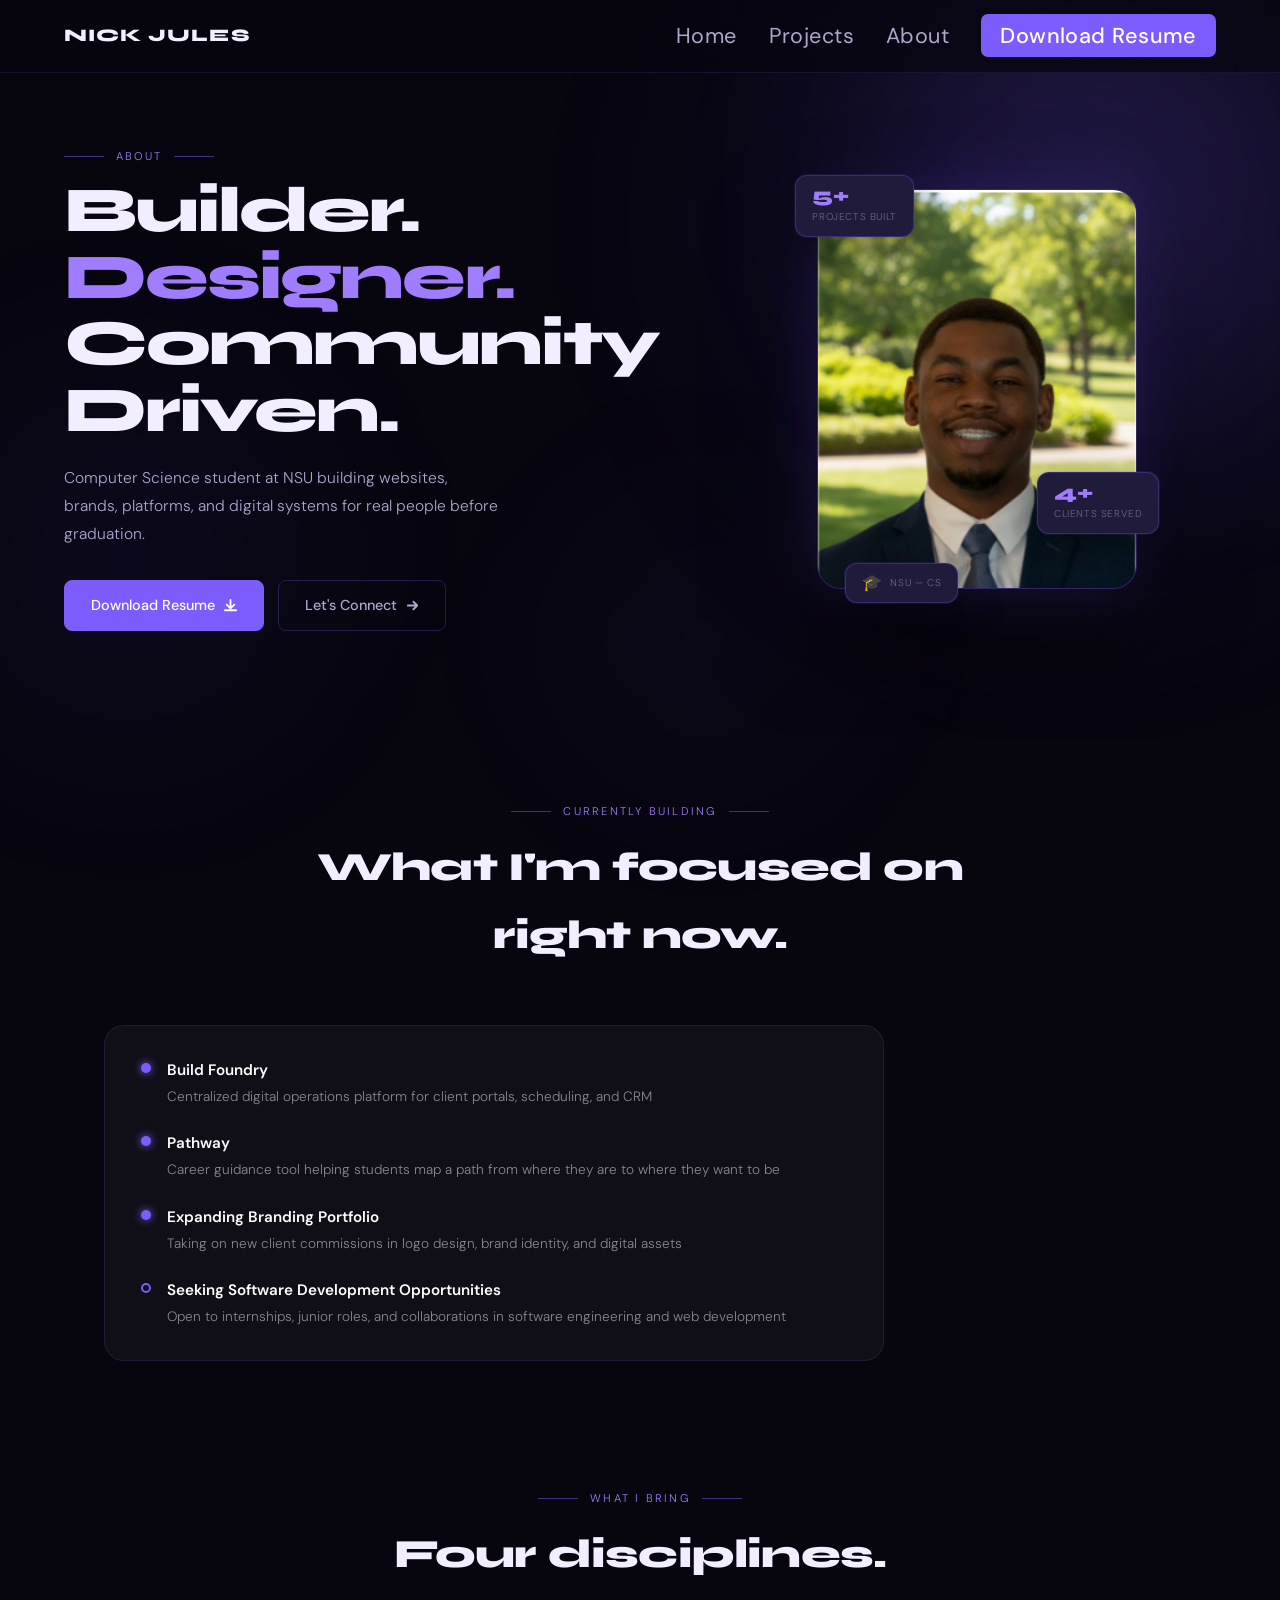
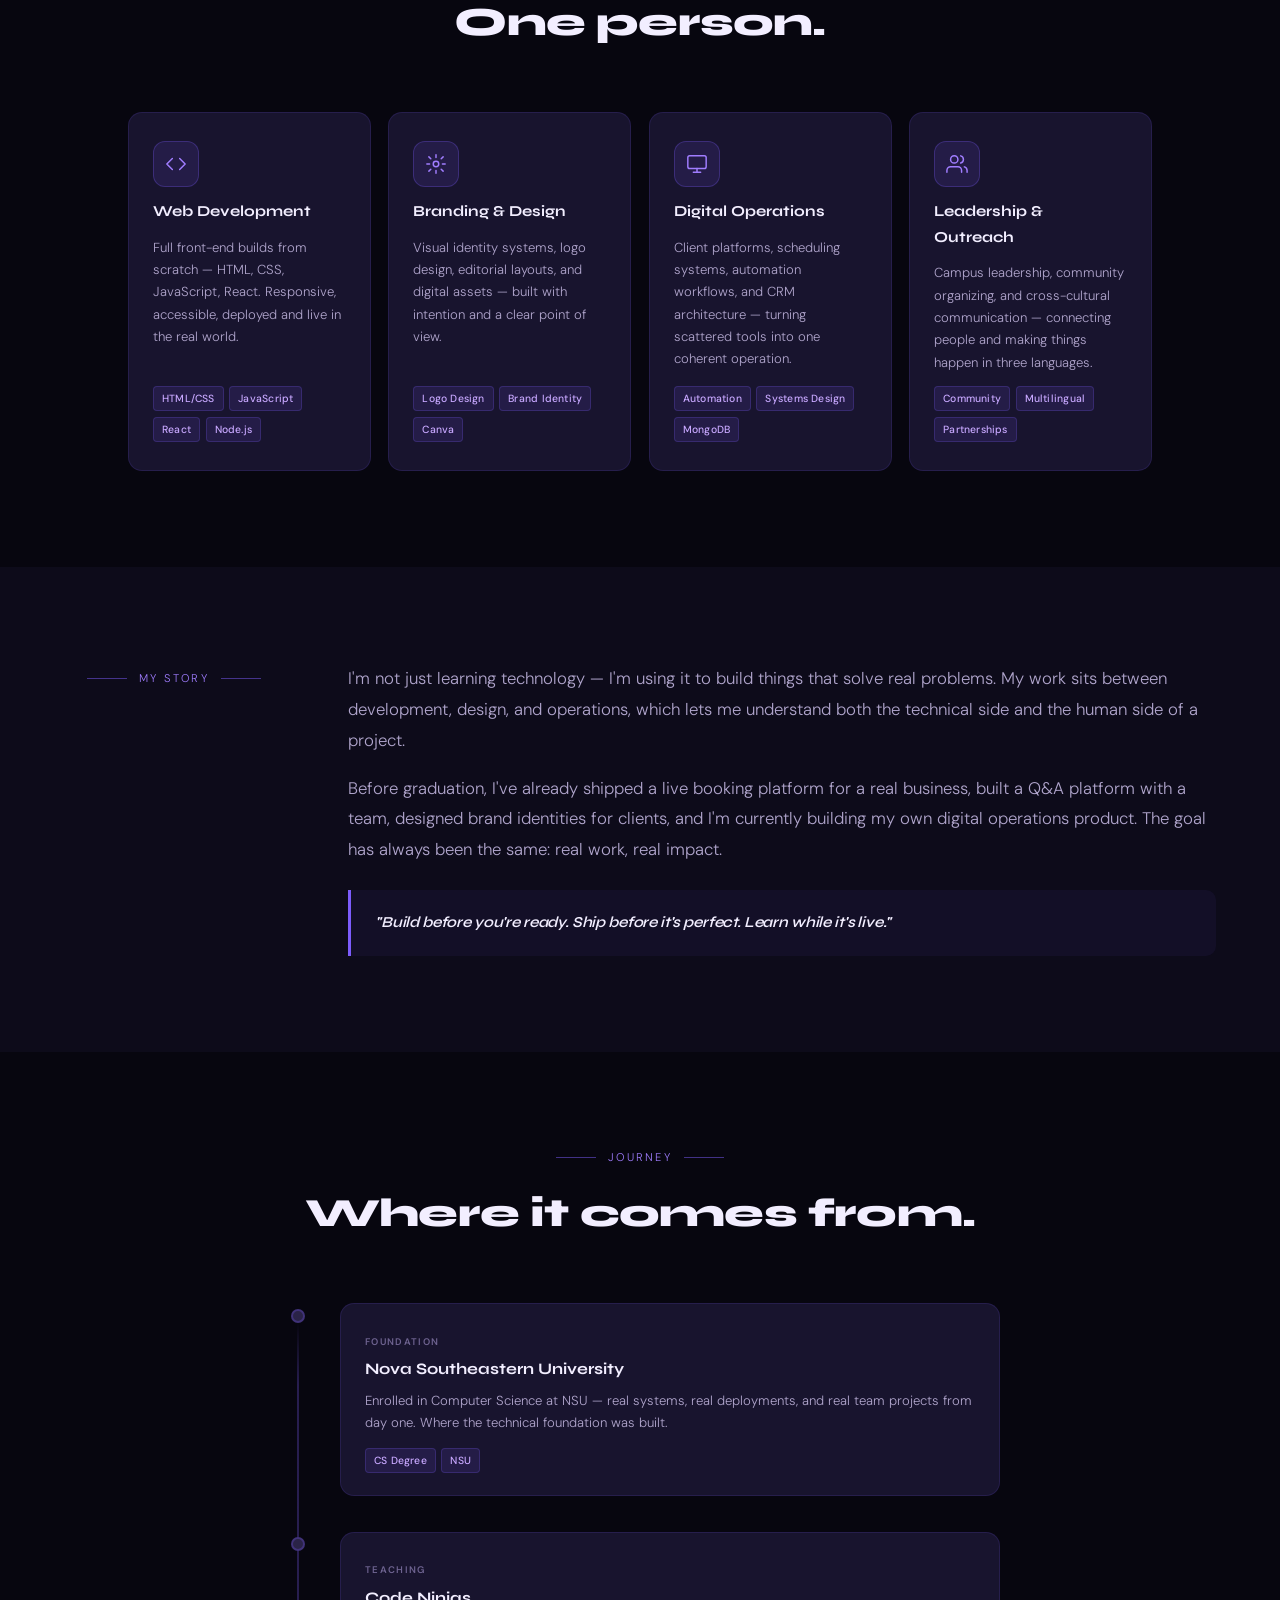
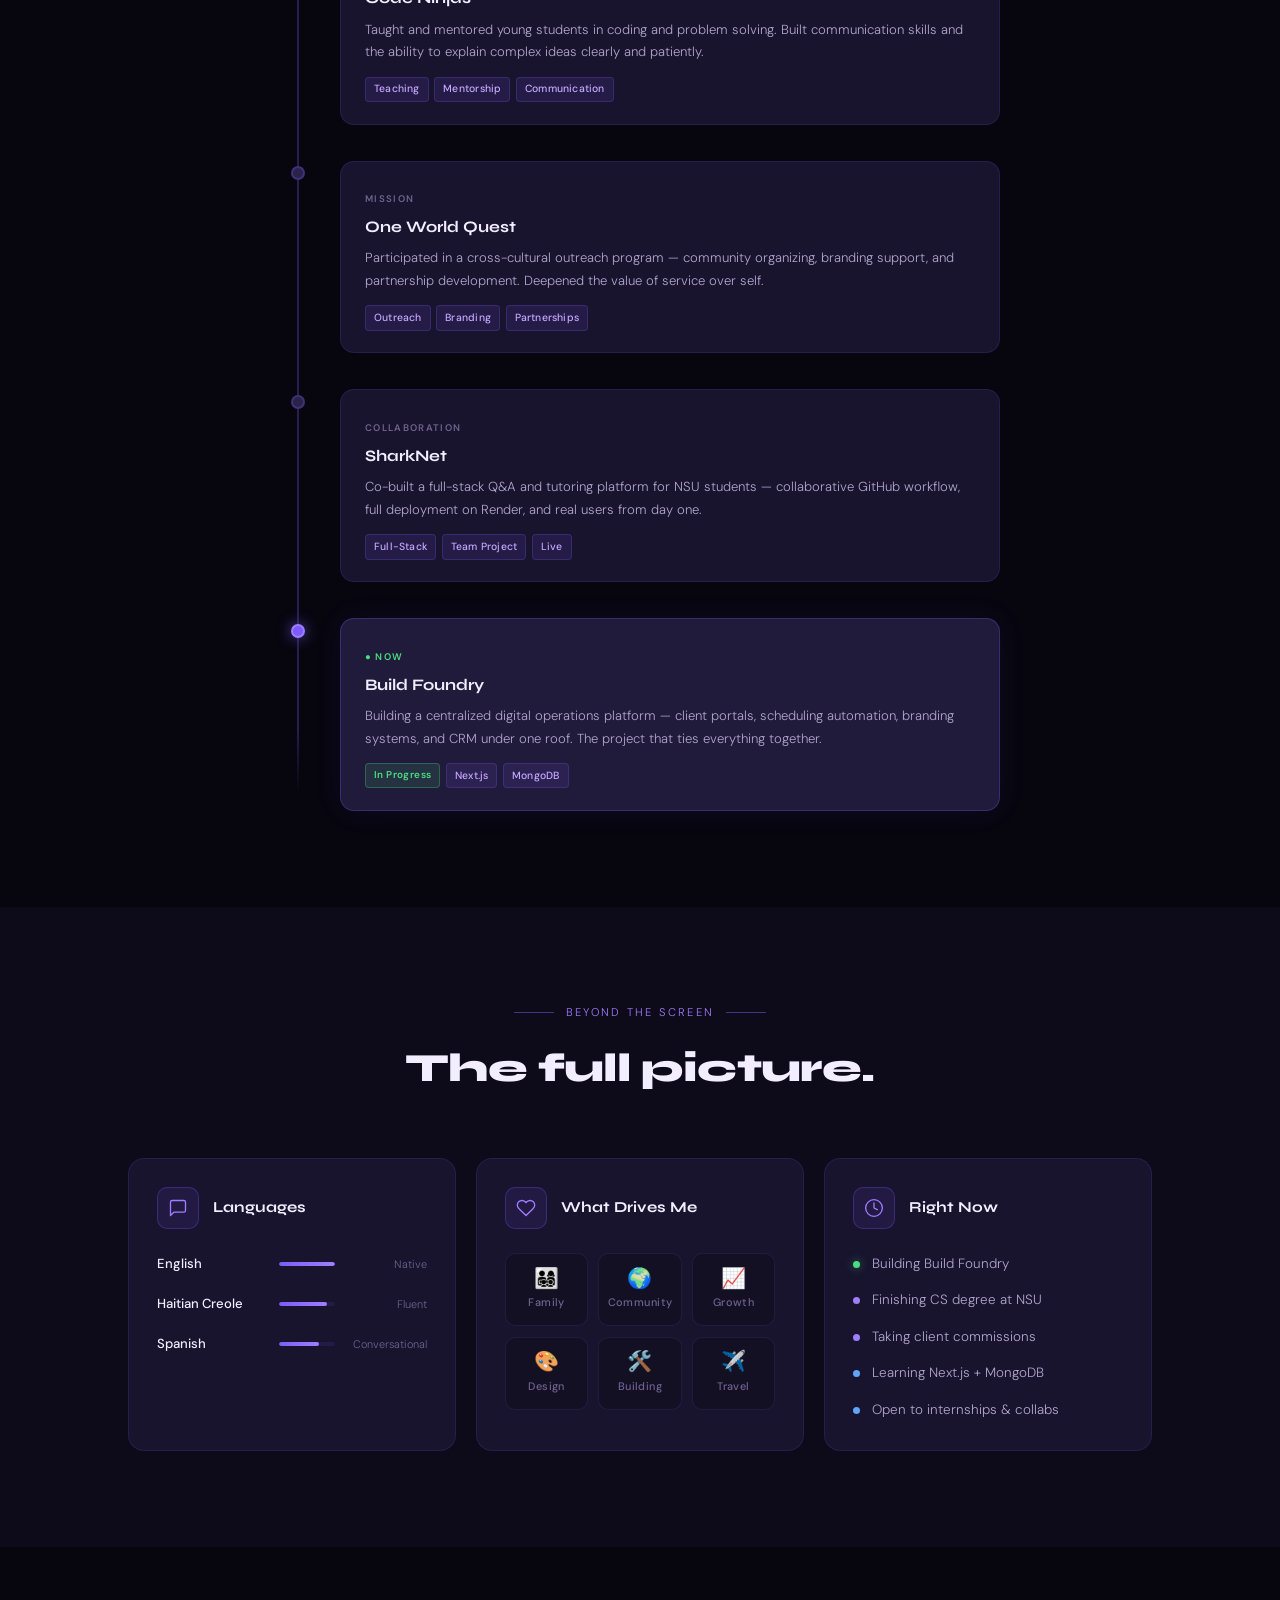
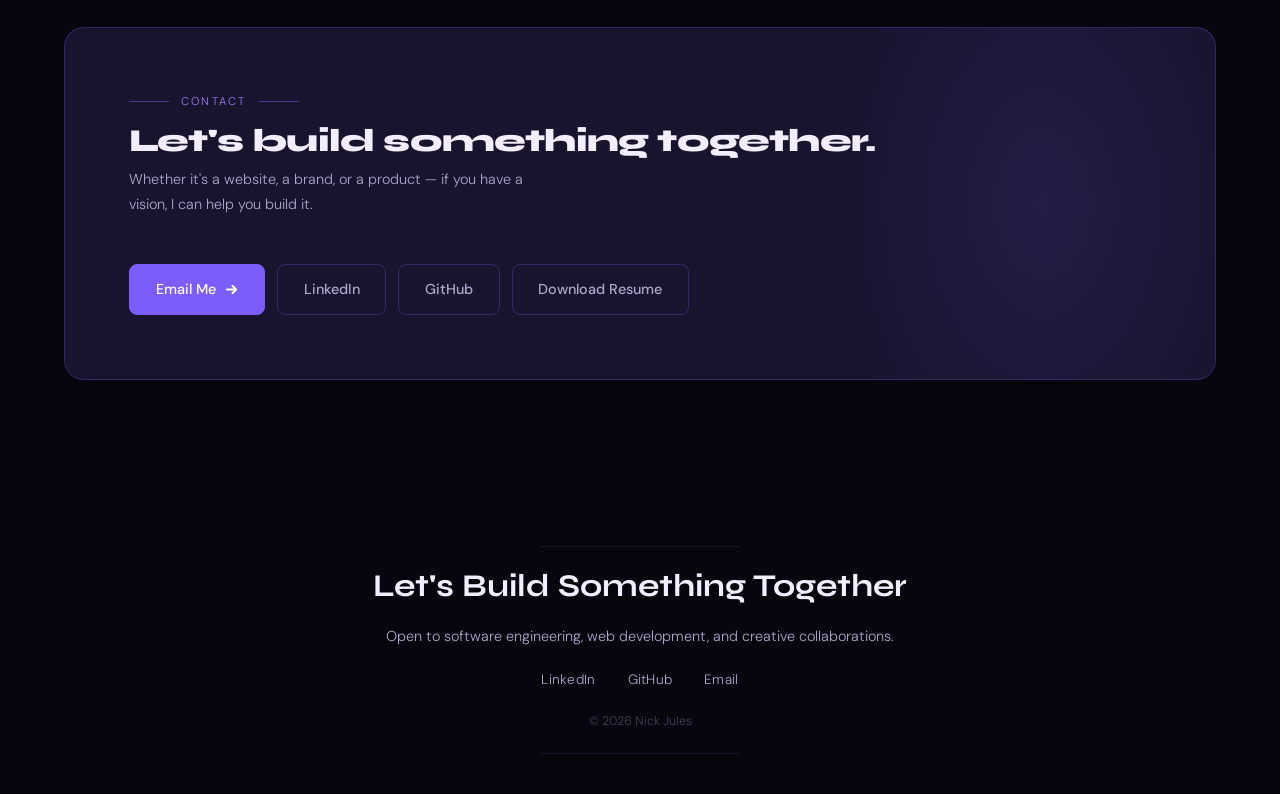
<file: pages/about.html>
<!DOCTYPE html>
<html lang="en">
<head>
  <meta charset="UTF-8">
  <meta name="viewport" content="width=device-width, initial-scale=1.0">
  <title>About — Nick Jules</title>
  <link rel="stylesheet" href="../css/styles.css">
  <link rel="stylesheet" href="../css/about.css">
  <style>
    #ab-currently { padding: 4rem 0 2rem; }
    .ab-currently-card {
      background: var(--card-bg, rgba(255,255,255,0.04));
      border: 1px solid var(--border, rgba(255,255,255,0.08));
      border-radius: 1.25rem;
      padding: 2rem 2.25rem;
      max-width: 780px;
    }
    .ab-currently-list {
      list-style: none;
      margin: 0;
      padding: 0;
      display: flex;
      flex-direction: column;
      gap: 1.5rem;
    }
    .ab-currently-list li {
      display: flex;
      align-items: flex-start;
      gap: 1rem;
    }
    .ab-currently-dot {
      flex-shrink: 0;
      width: 10px;
      height: 10px;
      border-radius: 50%;
      background: var(--accent, #7c5cfc);
      margin-top: 5px;
      box-shadow: 0 0 8px var(--accent, #7c5cfc);
    }
    .ab-currently-dot--open {
      background: transparent;
      border: 2px solid var(--accent, #7c5cfc);
      box-shadow: none;
    }
    .ab-currently-name {
      display: block;
      font-weight: 600;
      font-size: 0.95rem;
      color: var(--text-primary, #fff);
      margin-bottom: 0.2rem;
    }
    .ab-currently-desc {
      display: block;
      font-size: 0.85rem;
      color: var(--text-muted, rgba(255,255,255,0.5));
      line-height: 1.5;
    }
  </style>
</head>
<body>

  <div class="orb orb-1" aria-hidden="true"></div>
  <div class="orb orb-2" aria-hidden="true"></div>
  <div class="orb orb-3" aria-hidden="true"></div>

  <!-- NAV -->
  <nav id="navbar">
    <a href="../index.html" class="nav-logo">NICK JULES</a>
    <ul class="nav-links">
      <li><a href="../index.html">Home</a></li>
      <li><a href="projects.html">Projects</a></li>
      <li><a href="about.html">About</a></li>
      <li><a href="assets/NJResume.pdf" class="nav-cta" target="_blank">Download Resume</a></li>
    </ul>
  </nav>

  <!-- ══════════════════════════════
       1. HERO
  ══════════════════════════════ -->
  <section id="ab-hero">
    <div class="ab-hero-inner">

      <div class="ab-hero-left">
        <p class="section-eyebrow ab-eyebrow">About</p>
        <h1 class="ab-hero-title">
          Builder.<br>
          <span class="accent">Designer.</span><br>
          Community Driven.
        </h1>
        <p class="ab-hero-desc">Computer Science student at NSU building websites, brands, platforms, and digital systems for real people before graduation.</p>
        <div class="ab-hero-actions">
          <a href="../assets/Nick_Jules_Resume.docx" class="btn btn-primary">
            Download Resume
            <svg viewBox="0 0 16 16" fill="none" stroke="currentColor" stroke-width="2" stroke-linecap="round" stroke-linejoin="round"><path d="M8 2v8M4 7l4 4 4-4"/><path d="M2 13h12"/></svg>
          </a>
          <a href="../index.html#cta" class="btn btn-ghost">
            Let's Connect
            <svg viewBox="0 0 16 16" fill="none" stroke="currentColor" stroke-width="2" stroke-linecap="round" stroke-linejoin="round"><path d="M3 8h10M9 4l4 4-4 4"/></svg>
          </a>
        </div>
      </div>

      <div class="ab-hero-right">
        <div class="ab-portrait-wrap">
          <div class="ab-portrait-frame">
            <img src="../assets/images/Nick.png" alt="Photo of Nick Jules" class="ab-portrait">
          </div>
          <div class="ab-float-card ab-float-card--1">
            <span class="ab-fc-num">5+</span>
            <span class="ab-fc-lbl">Projects Built</span>
          </div>
          <div class="ab-float-card ab-float-card--2">
            <span class="ab-fc-num">4+</span>
            <span class="ab-fc-lbl">Clients Served</span>
          </div>
          <div class="ab-float-card ab-float-card--3">
            <span class="ab-fc-icon">🎓</span>
            <span class="ab-fc-lbl">NSU — CS</span>
          </div>
          <div class="ab-portrait-bloom" aria-hidden="true"></div>
        </div>
      </div>

    </div>
  </section>

  <!-- ══════════════════════════════
       CURRENTLY BUILDING
  ══════════════════════════════ -->
  <section id="ab-currently">
    <div class="ab-section-inner">
      <div class="ab-section-header reveal">
        <p class="section-eyebrow">Currently Building</p>
        <h2 class="section-title">What I'm focused on<br>right now.</h2>
      </div>
      <div class="ab-currently-card reveal">
        <ul class="ab-currently-list">
          <li>
            <span class="ab-currently-dot"></span>
            <div>
              <span class="ab-currently-name">Build Foundry</span>
              <span class="ab-currently-desc">Centralized digital operations platform for client portals, scheduling, and CRM</span>
            </div>
          </li>
          <li>
            <span class="ab-currently-dot"></span>
            <div>
              <span class="ab-currently-name">Pathway</span>
              <span class="ab-currently-desc">Career guidance tool helping students map a path from where they are to where they want to be</span>
            </div>
          </li>
          <li>
            <span class="ab-currently-dot"></span>
            <div>
              <span class="ab-currently-name">Expanding Branding Portfolio</span>
              <span class="ab-currently-desc">Taking on new client commissions in logo design, brand identity, and digital assets</span>
            </div>
          </li>
          <li>
            <span class="ab-currently-dot ab-currently-dot--open"></span>
            <div>
              <span class="ab-currently-name">Seeking Software Development Opportunities</span>
              <span class="ab-currently-desc">Open to internships, junior roles, and collaborations in software engineering and web development</span>
            </div>
          </li>
        </ul>
      </div>
    </div>
  </section>

  <!-- ══════════════════════════════
       3. WHAT I BRING
  ══════════════════════════════ -->
  <section id="ab-bring">
    <div class="ab-section-inner">
      <div class="ab-section-header reveal">
        <p class="section-eyebrow">What I Bring</p>
        <h2 class="section-title">Four disciplines.<br>One person.</h2>
      </div>
      <div class="ab-bring-grid">

        <div class="ab-bring-card reveal reveal-delay-1">
          <div class="ab-bring-icon">
            <svg viewBox="0 0 24 24" fill="none" stroke="currentColor" stroke-width="1.6" stroke-linecap="round" stroke-linejoin="round"><polyline points="16 18 22 12 16 6"/><polyline points="8 6 2 12 8 18"/></svg>
          </div>
          <h3 class="ab-bring-name">Web Development</h3>
          <p class="ab-bring-desc">Full front-end builds from scratch — HTML, CSS, JavaScript, React. Responsive, accessible, deployed and live in the real world.</p>
          <div class="ab-bring-tags">
            <span class="tag">HTML/CSS</span><span class="tag">JavaScript</span><span class="tag">React</span><span class="tag">Node.js</span>
          </div>
          <div class="ab-bring-glow"></div>
        </div>

        <div class="ab-bring-card reveal reveal-delay-2">
          <div class="ab-bring-icon">
            <svg viewBox="0 0 24 24" fill="none" stroke="currentColor" stroke-width="1.6" stroke-linecap="round" stroke-linejoin="round"><circle cx="12" cy="12" r="3"/><path d="M12 2v3m0 14v3M4.22 4.22l2.12 2.12m11.32 11.32 2.12 2.12M2 12h3m14 0h3M4.22 19.78l2.12-2.12M17.66 6.34l2.12-2.12"/></svg>
          </div>
          <h3 class="ab-bring-name">Branding &amp; Design</h3>
          <p class="ab-bring-desc">Visual identity systems, logo design, editorial layouts, and digital assets — built with intention and a clear point of view.</p>
          <div class="ab-bring-tags">
            <span class="tag">Logo Design</span><span class="tag">Brand Identity</span><span class="tag">Canva</span>
          </div>
          <div class="ab-bring-glow"></div>
        </div>

        <div class="ab-bring-card reveal reveal-delay-3">
          <div class="ab-bring-icon">
            <svg viewBox="0 0 24 24" fill="none" stroke="currentColor" stroke-width="1.6" stroke-linecap="round" stroke-linejoin="round"><rect x="2" y="3" width="20" height="14" rx="2"/><line x1="8" y1="21" x2="16" y2="21"/><line x1="12" y1="17" x2="12" y2="21"/></svg>
          </div>
          <h3 class="ab-bring-name">Digital Operations</h3>
          <p class="ab-bring-desc">Client platforms, scheduling systems, automation workflows, and CRM architecture — turning scattered tools into one coherent operation.</p>
          <div class="ab-bring-tags">
            <span class="tag">Automation</span><span class="tag">Systems Design</span><span class="tag">MongoDB</span>
          </div>
          <div class="ab-bring-glow"></div>
        </div>

        <div class="ab-bring-card reveal reveal-delay-4">
          <div class="ab-bring-icon">
            <svg viewBox="0 0 24 24" fill="none" stroke="currentColor" stroke-width="1.6" stroke-linecap="round" stroke-linejoin="round"><path d="M17 21v-2a4 4 0 0 0-4-4H5a4 4 0 0 0-4 4v2"/><circle cx="9" cy="7" r="4"/><path d="M23 21v-2a4 4 0 0 0-3-3.87"/><path d="M16 3.13a4 4 0 0 1 0 7.75"/></svg>
          </div>
          <h3 class="ab-bring-name">Leadership &amp; Outreach</h3>
          <p class="ab-bring-desc">Campus leadership, community organizing, and cross-cultural communication — connecting people and making things happen in three languages.</p>
          <div class="ab-bring-tags">
            <span class="tag">Community</span><span class="tag">Multilingual</span><span class="tag">Partnerships</span>
          </div>
          <div class="ab-bring-glow"></div>
        </div>

      </div>
    </div>
  </section>

  <!-- ══════════════════════════════
       4. MY STORY
  ══════════════════════════════ -->
  <section id="ab-story">
    <div class="ab-story-inner reveal">
      <div class="ab-story-label">
        <p class="section-eyebrow">My Story</p>
      </div>
      <div class="ab-story-body">
        <p class="ab-story-text">I'm not just learning technology — I'm using it to build things that solve real problems. My work sits between development, design, and operations, which lets me understand both the technical side and the human side of a project.</p>
        <p class="ab-story-text">Before graduation, I've already shipped a live booking platform for a real business, built a Q&amp;A platform with a team, designed brand identities for clients, and I'm currently building my own digital operations product. The goal has always been the same: real work, real impact.</p>
        <div class="ab-story-quote">
          "Build before you're ready. Ship before it's perfect. Learn while it's live."
        </div>
      </div>
    </div>
  </section>

  <!-- ══════════════════════════════
       5. TIMELINE
  ══════════════════════════════ -->
  <section id="ab-timeline">
    <div class="ab-section-inner">
      <div class="ab-section-header reveal">
        <p class="section-eyebrow">Journey</p>
        <h2 class="section-title">Where it comes from.</h2>
      </div>

      <div class="ab-tl-track">

        <div class="ab-tl-item reveal">
          <div class="ab-tl-left">
            <div class="ab-tl-dot"></div>
            <div class="ab-tl-line"></div>
          </div>
          <div class="ab-tl-card">
            <span class="ab-tl-stage">Foundation</span>
            <h3 class="ab-tl-title">Nova Southeastern University</h3>
            <p class="ab-tl-body">Enrolled in Computer Science at NSU — real systems, real deployments, and real team projects from day one. Where the technical foundation was built.</p>
            <div class="ab-tl-tags"><span class="tag">CS Degree</span><span class="tag">NSU</span></div>
          </div>
        </div>

        <div class="ab-tl-item reveal">
          <div class="ab-tl-left">
            <div class="ab-tl-dot"></div>
            <div class="ab-tl-line"></div>
          </div>
          <div class="ab-tl-card">
            <span class="ab-tl-stage">Teaching</span>
            <h3 class="ab-tl-title">Code Ninjas</h3>
            <p class="ab-tl-body">Taught and mentored young students in coding and problem solving. Built communication skills and the ability to explain complex ideas clearly and patiently.</p>
            <div class="ab-tl-tags"><span class="tag">Teaching</span><span class="tag">Mentorship</span><span class="tag">Communication</span></div>
          </div>
        </div>

        <div class="ab-tl-item reveal">
          <div class="ab-tl-left">
            <div class="ab-tl-dot"></div>
            <div class="ab-tl-line"></div>
          </div>
          <div class="ab-tl-card">
            <span class="ab-tl-stage">Mission</span>
            <h3 class="ab-tl-title">One World Quest</h3>
            <p class="ab-tl-body">Participated in a cross-cultural outreach program — community organizing, branding support, and partnership development. Deepened the value of service over self.</p>
            <div class="ab-tl-tags"><span class="tag">Outreach</span><span class="tag">Branding</span><span class="tag">Partnerships</span></div>
          </div>
        </div>

        <div class="ab-tl-item reveal">
          <div class="ab-tl-left">
            <div class="ab-tl-dot"></div>
            <div class="ab-tl-line"></div>
          </div>
          <div class="ab-tl-card">
            <span class="ab-tl-stage">Collaboration</span>
            <h3 class="ab-tl-title">SharkNet</h3>
            <p class="ab-tl-body">Co-built a full-stack Q&amp;A and tutoring platform for NSU students — collaborative GitHub workflow, full deployment on Render, and real users from day one.</p>
            <div class="ab-tl-tags"><span class="tag">Full-Stack</span><span class="tag">Team Project</span><span class="tag">Live</span></div>
          </div>
        </div>

        <div class="ab-tl-item reveal">
          <div class="ab-tl-left">
            <div class="ab-tl-dot ab-tl-dot--active"></div>
          </div>
          <div class="ab-tl-card ab-tl-card--active">
            <span class="ab-tl-stage ab-tl-stage--active">● Now</span>
            <h3 class="ab-tl-title">Build Foundry</h3>
            <p class="ab-tl-body">Building a centralized digital operations platform — client portals, scheduling automation, branding systems, and CRM under one roof. The project that ties everything together.</p>
            <div class="ab-tl-tags">
              <span class="tag tag-active">In Progress</span>
              <span class="tag">Next.js</span>
              <span class="tag">MongoDB</span>
            </div>
          </div>
        </div>

      </div>
    </div>
  </section>

  <!-- ══════════════════════════════
       6. BEYOND THE SCREEN
  ══════════════════════════════ -->
  <section id="ab-beyond">
    <div class="ab-section-inner">
      <div class="ab-section-header reveal">
        <p class="section-eyebrow">Beyond The Screen</p>
        <h2 class="section-title">The full picture.</h2>
      </div>
      <div class="ab-beyond-grid">

        <!-- Languages -->
        <div class="ab-beyond-card reveal">
          <div class="ab-beyond-top">
            <div class="ab-beyond-icon">
              <svg viewBox="0 0 24 24" fill="none" stroke="currentColor" stroke-width="1.6" stroke-linecap="round" stroke-linejoin="round"><path d="M21 15a2 2 0 0 1-2 2H7l-4 4V5a2 2 0 0 1 2-2h14a2 2 0 0 1 2 2z"/></svg>
            </div>
            <h3 class="ab-beyond-name">Languages</h3>
          </div>
          <div class="ab-lang-list">
            <div class="ab-lang-item">
              <span class="ab-lang-name">English</span>
              <div class="ab-lang-bar"><div class="ab-lang-fill" data-w="100%"></div></div>
              <span class="ab-lang-level">Native</span>
            </div>
            <div class="ab-lang-item">
              <span class="ab-lang-name">Haitian Creole</span>
              <div class="ab-lang-bar"><div class="ab-lang-fill" data-w="85%"></div></div>
              <span class="ab-lang-level">Fluent</span>
            </div>
            <div class="ab-lang-item">
              <span class="ab-lang-name">Spanish</span>
              <div class="ab-lang-bar"><div class="ab-lang-fill" data-w="72%"></div></div>
              <span class="ab-lang-level">Conversational</span>
            </div>
          </div>
        </div>

        <!-- Values -->
        <div class="ab-beyond-card reveal reveal-delay-1">
          <div class="ab-beyond-top">
            <div class="ab-beyond-icon">
              <svg viewBox="0 0 24 24" fill="none" stroke="currentColor" stroke-width="1.6" stroke-linecap="round" stroke-linejoin="round"><path d="M20.8 4.6a5.5 5.5 0 0 0-7.8 0L12 5.6l-1-1a5.5 5.5 0 0 0-7.8 7.8l1 1L12 21l7.8-7.6 1-1a5.5 5.5 0 0 0 0-7.8z"/></svg>
            </div>
            <h3 class="ab-beyond-name">What Drives Me</h3>
          </div>
          <div class="ab-values-grid">
            <div class="ab-value-item"><span class="ab-value-emoji">👨‍👩‍👧‍👦</span><span class="ab-value-lbl">Family</span></div>
            <div class="ab-value-item"><span class="ab-value-emoji">🌍</span><span class="ab-value-lbl">Community</span></div>
            <div class="ab-value-item"><span class="ab-value-emoji">📈</span><span class="ab-value-lbl">Growth</span></div>
            <div class="ab-value-item"><span class="ab-value-emoji">🎨</span><span class="ab-value-lbl">Design</span></div>
            <div class="ab-value-item"><span class="ab-value-emoji">🛠️</span><span class="ab-value-lbl">Building</span></div>
            <div class="ab-value-item"><span class="ab-value-emoji">✈️</span><span class="ab-value-lbl">Travel</span></div>
          </div>
        </div>

        <!-- Right Now -->
        <div class="ab-beyond-card reveal reveal-delay-2">
          <div class="ab-beyond-top">
            <div class="ab-beyond-icon">
              <svg viewBox="0 0 24 24" fill="none" stroke="currentColor" stroke-width="1.6" stroke-linecap="round" stroke-linejoin="round"><circle cx="12" cy="12" r="10"/><polyline points="12 6 12 12 16 14"/></svg>
            </div>
            <h3 class="ab-beyond-name">Right Now</h3>
          </div>
          <ul class="ab-now-list">
            <li><span class="ab-now-dot ab-now-dot--green"></span><span>Building Build Foundry</span></li>
            <li><span class="ab-now-dot ab-now-dot--purple"></span><span>Finishing CS degree at NSU</span></li>
            <li><span class="ab-now-dot ab-now-dot--purple"></span><span>Taking client commissions</span></li>
            <li><span class="ab-now-dot ab-now-dot--blue"></span><span>Learning Next.js + MongoDB</span></li>
            <li><span class="ab-now-dot ab-now-dot--blue"></span><span>Open to internships &amp; collabs</span></li>
          </ul>
        </div>

      </div>
    </div>
  </section>

  <!-- ══════════════════════════════
       7. CTA
  ══════════════════════════════ -->
  <section id="ab-cta">
    <div class="ab-cta-inner reveal">
      <div class="ab-cta-copy">
        <p class="section-eyebrow ab-eyebrow" style="justify-content:flex-start; margin-bottom:0.75rem;">Contact</p>
        <h2 class="ab-cta-h">Let's build something together.</h2>
        <p class="ab-cta-sub">Whether it's a website, a brand, or a product — if you have a vision, I can help you build it.</p>
      </div>
      <div class="ab-cta-buttons">
        <a href="mailto:NckJules@yahoo.com" class="btn btn-primary">
          Email Me
          <svg viewBox="0 0 16 16" fill="none" stroke="currentColor" stroke-width="2" stroke-linecap="round" stroke-linejoin="round"><path d="M3 8h10M9 4l4 4-4 4"/></svg>
        </a>
        <a href="https://www.linkedin.com/in/nick-jules-a03a71270/" target="_blank" class="btn btn-ghost">LinkedIn</a>
        <a href="https://github.com/JK-nick" target="_blank" class="btn btn-ghost">GitHub</a>
        <a href="assets/NJResume.pdf" class="btn btn-ghost" target="_blank">Download Resume</a>
      </div>
      <div class="ab-cta-glow" aria-hidden="true"></div>
    </div>
  </section>

  <footer>
    <div class="footer-inner">
      <div class="footer-divider"></div>
      <h2 class="footer-heading">Let's Build Something Together</h2>
      <p class="footer-sub">Open to software engineering, web development, and creative collaborations.</p>
      <div class="footer-links">
        <a href="https://www.linkedin.com/in/nick-jules-a03a71270/" target="_blank">LinkedIn</a>
        <a href="https://github.com/JK-nick" target="_blank">GitHub</a>
        <a href="mailto:NckJules@yahoo.com">Email</a>
      </div>
      <p class="footer-copy">© 2026 Nick Jules</p>
      <div class="footer-divider"></div>
    </div>
  </footer>

  <script>
    /* Nav scroll */
    const nav = document.getElementById('navbar');
    window.addEventListener('scroll', () =>
      nav.classList.toggle('scrolled', window.scrollY > 40), { passive: true });

    /* Scroll reveal */
    const revObs = new IntersectionObserver((entries) => {
      entries.forEach(e => {
        if (e.isIntersecting) { e.target.classList.add('visible'); revObs.unobserve(e.target); }
      });
    }, { threshold: 0.08 });
    document.querySelectorAll('.reveal').forEach(el => revObs.observe(el));

    /* Language bars — animate in on scroll */
    const langFills = document.querySelectorAll('.ab-lang-fill');
    langFills.forEach(f => f.style.width = '0%');
    const langCard = document.querySelector('#ab-beyond .ab-beyond-card');
    if (langCard) {
      new IntersectionObserver((entries) => {
        entries.forEach(e => {
          if (e.isIntersecting) {
            langFills.forEach(f => { f.style.width = f.dataset.w; });
          }
        });
      }, { threshold: 0.3 }).observe(langCard);
    }
  </script>

</body>
</html>
</file>
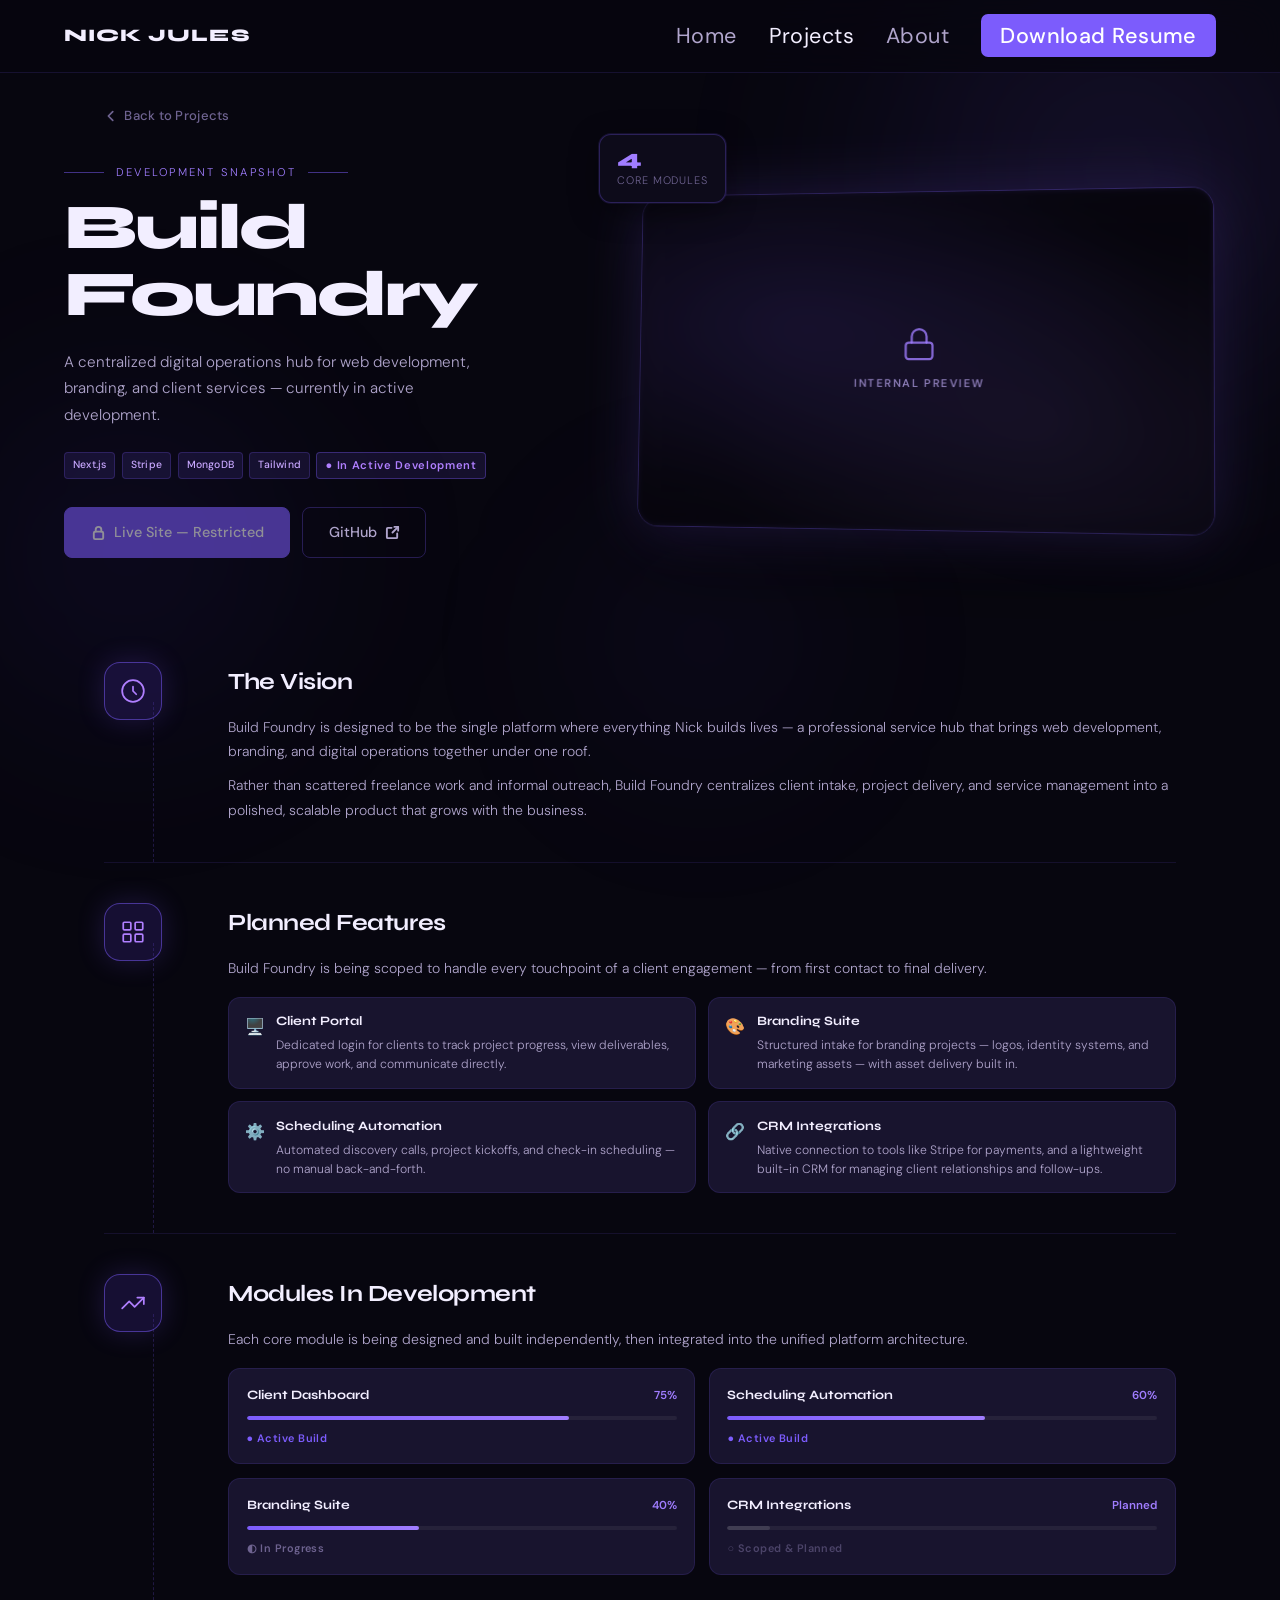
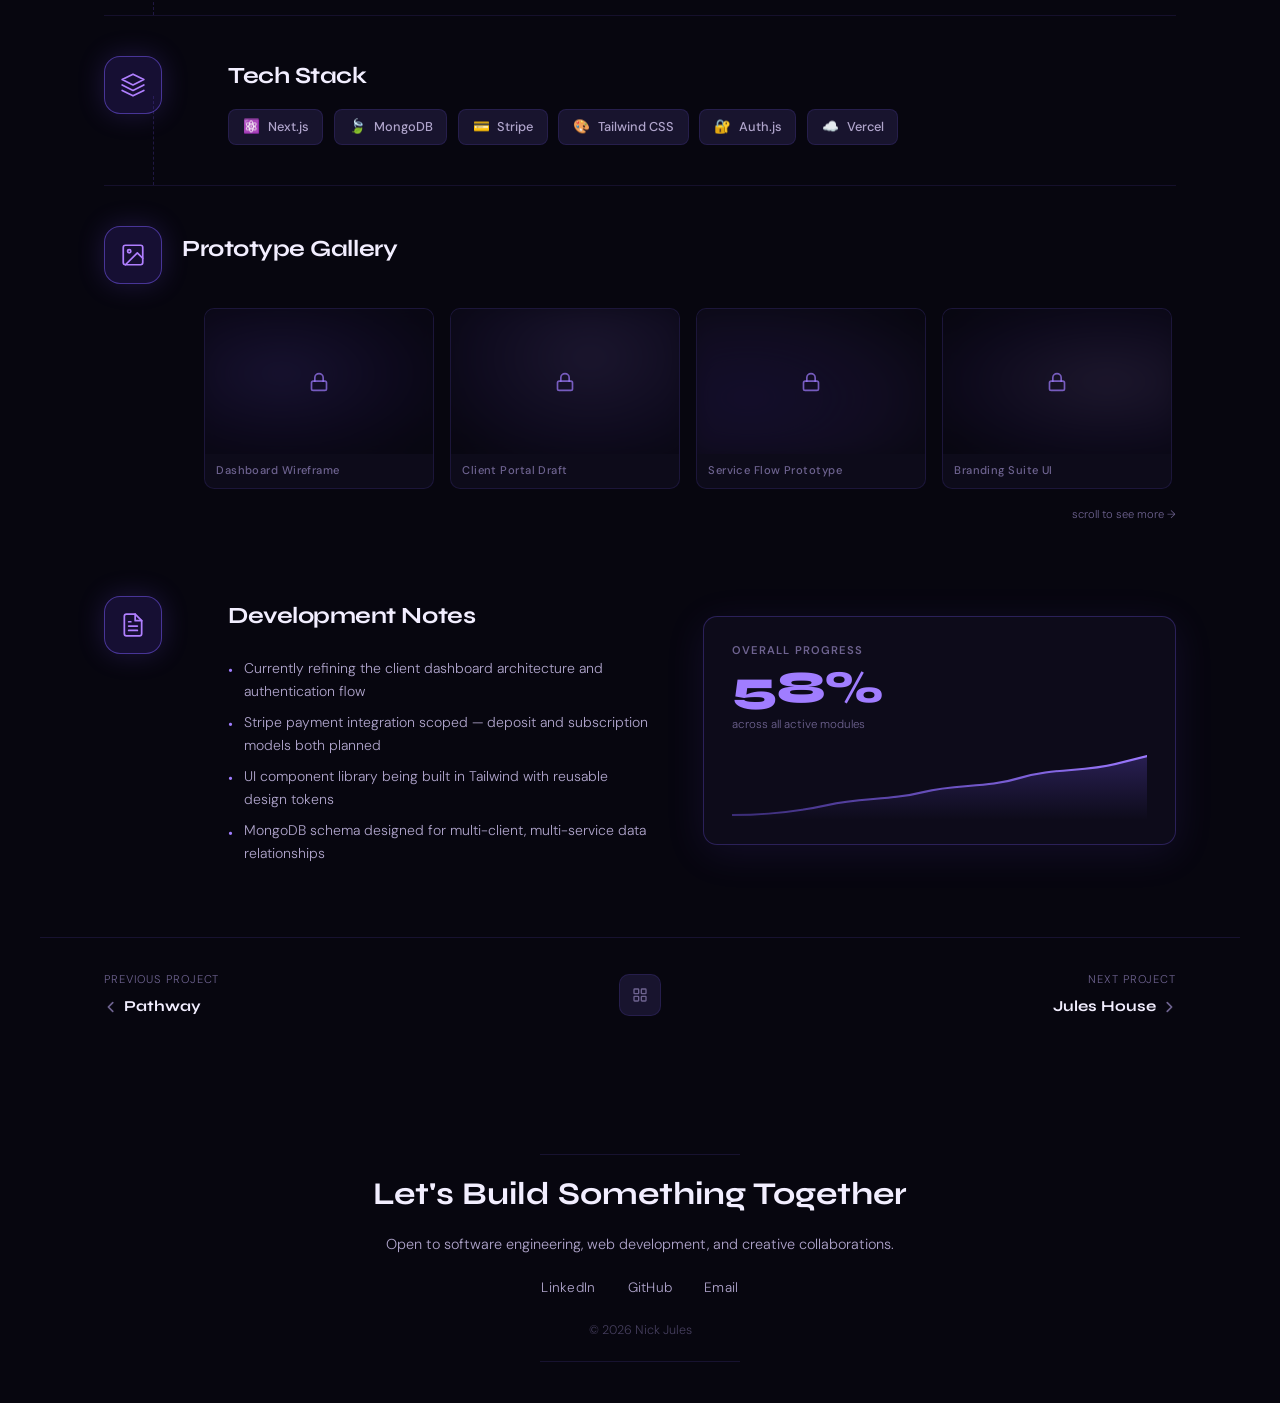
<file: pages/buildfoundry-case-study.html>
<!DOCTYPE html>
<html lang="en">
<head>
  <meta charset="UTF-8">
  <meta name="viewport" content="width=device-width, initial-scale=1.0">
  <title>Build Foundry — Development Snapshot</title>
  <link rel="stylesheet" href="../css/styles.css">
  <link rel="stylesheet" href="../css/olivia-case-study.css">
  <link rel="stylesheet" href="../css/dev-snapshot.css">
</head>
<body>

  <div class="orb orb-1" aria-hidden="true"></div>
  <div class="orb orb-2" aria-hidden="true"></div>
  <div class="orb orb-3" aria-hidden="true"></div>

  <nav id="navbar">
    <a href="../index.html" class="nav-logo">NICK JULES</a>
    <ul class="nav-links">
      <li><a href="../index.html">Home</a></li>
      <li><a href="projects.html" class="nav-active">Projects</a></li>
      <li><a href="about.html">About</a></li>
      <li><a href="assets/NJResume.pdf" class="nav-cta" target="_blank">Download Resume</a></li>
    </ul>
  </nav>

  <div class="cs-back-wrap">
    <a href="projects.html" class="cs-back">
      <svg viewBox="0 0 16 16" fill="none" stroke="currentColor" stroke-width="2" stroke-linecap="round" stroke-linejoin="round"><path d="M10 3L5 8l5 5"/></svg>
      Back to Projects
    </a>
  </div>

  <!-- ══════════════════════════════════
       HERO
  ══════════════════════════════════ -->
  <section id="cs-hero">
    <div class="cs-hero-inner">

      <div class="cs-hero-left reveal">
        <p class="section-eyebrow" style="justify-content:flex-start;">Development Snapshot</p>
        <h1 class="cs-hero-title">Build<br>Foundry</h1>
        <p class="cs-hero-desc">A centralized digital operations hub for web development, branding, and client services — currently in active development.</p>

        <div class="cs-hero-tags">
          <span class="tag">Next.js</span>
          <span class="tag">Stripe</span>
          <span class="tag">MongoDB</span>
          <span class="tag">Tailwind</span>
          <span class="tag dev-tag">● In Active Development</span>
        </div>

        <div class="cs-hero-btns">
          <span class="btn btn-primary btn-locked">
            <svg viewBox="0 0 16 16" fill="none" stroke="currentColor" stroke-width="2" stroke-linecap="round" stroke-linejoin="round"><rect x="3" y="7" width="10" height="8" rx="1.5"/><path d="M5 7V5a3 3 0 016 0v2"/></svg>
            Live Site — Restricted
          </span>
          <a href="https://github.com/JK-nick" target="_blank" class="btn btn-ghost">
            GitHub
            <svg viewBox="0 0 16 16" fill="none" stroke="currentColor" stroke-width="2" stroke-linecap="round" stroke-linejoin="round"><path d="M7 3H3a1 1 0 00-1 1v9a1 1 0 001 1h9a1 1 0 001-1V9"/><path d="M10 2h4v4"/><path d="M14 2L8 8"/></svg>
          </a>
        </div>
      </div>

      <div class="cs-hero-right reveal reveal-delay-1">
        <div class="cs-mockup-wrap snap-mockup-wrap">
          <div class="snap-locked-preview">
            <div class="snap-blur-img snap-blur-img--bf"></div>
            <div class="snap-lock-overlay">
              <svg viewBox="0 0 24 24" fill="none" stroke="currentColor" stroke-width="1.5" stroke-linecap="round" stroke-linejoin="round"><rect x="3" y="11" width="18" height="11" rx="2"/><path d="M7 11V7a5 5 0 0110 0v4"/></svg>
              <span>Internal Preview</span>
            </div>
          </div>
          <div class="cs-float-stat snap-float-stat">
            <span class="cs-float-num">4</span>
            <span class="cs-float-lbl">Core Modules</span>
          </div>
        </div>
      </div>

    </div>
  </section>

  <!-- ══════════════════════════════════
       BODY
  ══════════════════════════════════ -->
  <div class="cs-body">

    <!-- ── VISION ── -->
    <section class="cs-section reveal">
      <div class="cs-section-icon">
        <svg viewBox="0 0 24 24" fill="none" stroke="currentColor" stroke-width="1.5" stroke-linecap="round" stroke-linejoin="round"><circle cx="12" cy="12" r="10"/><path d="M12 8v4l3 3"/></svg>
      </div>
      <div class="cs-section-inner">
        <h2 class="cs-section-title">The Vision</h2>
        <p class="cs-section-text">Build Foundry is designed to be the single platform where everything Nick builds lives — a professional service hub that brings web development, branding, and digital operations together under one roof.</p>
        <p class="cs-section-text">Rather than scattered freelance work and informal outreach, Build Foundry centralizes client intake, project delivery, and service management into a polished, scalable product that grows with the business.</p>
      </div>
    </section>

    <!-- ── PLANNED FEATURES ── -->
    <section class="cs-section reveal">
      <div class="cs-section-icon">
        <svg viewBox="0 0 24 24" fill="none" stroke="currentColor" stroke-width="1.5" stroke-linecap="round" stroke-linejoin="round"><rect x="3" y="3" width="7" height="7" rx="1"/><rect x="14" y="3" width="7" height="7" rx="1"/><rect x="3" y="14" width="7" height="7" rx="1"/><rect x="14" y="14" width="7" height="7" rx="1"/></svg>
      </div>
      <div class="cs-section-inner">
        <h2 class="cs-section-title">Planned Features</h2>
        <p class="cs-section-text">Build Foundry is being scoped to handle every touchpoint of a client engagement — from first contact to final delivery.</p>
        <div class="cs-ops-grid">
          <div class="cs-ops-item">
            <div class="cs-ops-icon">🖥️</div>
            <div>
              <div class="cs-ops-name">Client Portal</div>
              <div class="cs-ops-desc">Dedicated login for clients to track project progress, view deliverables, approve work, and communicate directly.</div>
            </div>
          </div>
          <div class="cs-ops-item">
            <div class="cs-ops-icon">🎨</div>
            <div>
              <div class="cs-ops-name">Branding Suite</div>
              <div class="cs-ops-desc">Structured intake for branding projects — logos, identity systems, and marketing assets — with asset delivery built in.</div>
            </div>
          </div>
          <div class="cs-ops-item">
            <div class="cs-ops-icon">⚙️</div>
            <div>
              <div class="cs-ops-name">Scheduling Automation</div>
              <div class="cs-ops-desc">Automated discovery calls, project kickoffs, and check-in scheduling — no manual back-and-forth.</div>
            </div>
          </div>
          <div class="cs-ops-item">
            <div class="cs-ops-icon">🔗</div>
            <div>
              <div class="cs-ops-name">CRM Integrations</div>
              <div class="cs-ops-desc">Native connection to tools like Stripe for payments, and a lightweight built-in CRM for managing client relationships and follow-ups.</div>
            </div>
          </div>
        </div>
      </div>
    </section>

    <!-- ── MODULE PROGRESS ── -->
    <section class="cs-section reveal">
      <div class="cs-section-icon">
        <svg viewBox="0 0 24 24" fill="none" stroke="currentColor" stroke-width="1.5" stroke-linecap="round" stroke-linejoin="round"><polyline points="22 7 13.5 15.5 8.5 10.5 2 17"/><polyline points="16 7 22 7 22 13"/></svg>
      </div>
      <div class="cs-section-inner">
        <h2 class="cs-section-title">Modules In Development</h2>
        <p class="cs-section-text">Each core module is being designed and built independently, then integrated into the unified platform architecture.</p>
        <div class="snap-module-grid">
          <div class="snap-module-item">
            <div class="snap-module-header">
              <span class="snap-module-name">Client Dashboard</span>
              <span class="snap-module-pct">75%</span>
            </div>
            <div class="snap-module-bar"><div class="snap-module-fill" style="width:75%;"></div></div>
            <div class="snap-module-status snap-status--active">● Active Build</div>
          </div>
          <div class="snap-module-item">
            <div class="snap-module-header">
              <span class="snap-module-name">Scheduling Automation</span>
              <span class="snap-module-pct">60%</span>
            </div>
            <div class="snap-module-bar"><div class="snap-module-fill" style="width:60%;"></div></div>
            <div class="snap-module-status snap-status--active">● Active Build</div>
          </div>
          <div class="snap-module-item">
            <div class="snap-module-header">
              <span class="snap-module-name">Branding Suite</span>
              <span class="snap-module-pct">40%</span>
            </div>
            <div class="snap-module-bar"><div class="snap-module-fill" style="width:40%;"></div></div>
            <div class="snap-module-status snap-status--progress">◐ In Progress</div>
          </div>
          <div class="snap-module-item">
            <div class="snap-module-header">
              <span class="snap-module-name">CRM Integrations</span>
              <span class="snap-module-pct">Planned</span>
            </div>
            <div class="snap-module-bar"><div class="snap-module-fill snap-module-fill--planned" style="width:10%;"></div></div>
            <div class="snap-module-status snap-status--planned">○ Scoped &amp; Planned</div>
          </div>
        </div>
      </div>
    </section>

    <!-- ── TECH STACK ── -->
    <section class="cs-section reveal">
      <div class="cs-section-icon">
        <svg viewBox="0 0 24 24" fill="none" stroke="currentColor" stroke-width="1.5" stroke-linecap="round" stroke-linejoin="round"><path d="M12 2L2 7l10 5 10-5-10-5z"/><path d="M2 17l10 5 10-5"/><path d="M2 12l10 5 10-5"/></svg>
      </div>
      <div class="cs-section-inner">
        <h2 class="cs-section-title">Tech Stack</h2>
        <div class="cs-tech-stack">
          <div class="cs-tech-item cs-tech-item--custom"><span class="cs-tech-icon-custom">⚛️</span><span>Next.js</span></div>
          <div class="cs-tech-item cs-tech-item--custom"><span class="cs-tech-icon-custom">🍃</span><span>MongoDB</span></div>
          <div class="cs-tech-item cs-tech-item--custom"><span class="cs-tech-icon-custom">💳</span><span>Stripe</span></div>
          <div class="cs-tech-item cs-tech-item--custom"><span class="cs-tech-icon-custom">🎨</span><span>Tailwind CSS</span></div>
          <div class="cs-tech-item cs-tech-item--custom"><span class="cs-tech-icon-custom">🔐</span><span>Auth.js</span></div>
          <div class="cs-tech-item cs-tech-item--custom"><span class="cs-tech-icon-custom">☁️</span><span>Vercel</span></div>
        </div>
      </div>
    </section>

    <!-- ── PROTOTYPE GALLERY ── -->
    <section class="cs-gallery-section reveal">
      <div class="cs-gallery-header">
        <div class="cs-section-icon">
          <svg viewBox="0 0 24 24" fill="none" stroke="currentColor" stroke-width="1.5" stroke-linecap="round" stroke-linejoin="round"><rect x="3" y="3" width="18" height="18" rx="2"/><circle cx="8.5" cy="8.5" r="1.5"/><polyline points="21 15 16 10 5 21"/></svg>
        </div>
        <h2 class="cs-section-title">Prototype Gallery</h2>
      </div>
      <div class="cs-gallery">
        <div class="cs-gallery-item snap-gallery-item">
          <div class="snap-gallery-locked">
            <div class="snap-gallery-blur snap-gb--1"></div>
            <div class="snap-gallery-lock"><svg viewBox="0 0 24 24" fill="none" stroke="currentColor" stroke-width="2" stroke-linecap="round" stroke-linejoin="round"><rect x="3" y="11" width="18" height="11" rx="2"/><path d="M7 11V7a5 5 0 0110 0v4"/></svg></div>
          </div>
          <div class="cs-gallery-caption">Dashboard Wireframe</div>
        </div>
        <div class="cs-gallery-item snap-gallery-item">
          <div class="snap-gallery-locked">
            <div class="snap-gallery-blur snap-gb--2"></div>
            <div class="snap-gallery-lock"><svg viewBox="0 0 24 24" fill="none" stroke="currentColor" stroke-width="2" stroke-linecap="round" stroke-linejoin="round"><rect x="3" y="11" width="18" height="11" rx="2"/><path d="M7 11V7a5 5 0 0110 0v4"/></svg></div>
          </div>
          <div class="cs-gallery-caption">Client Portal Draft</div>
        </div>
        <div class="cs-gallery-item snap-gallery-item">
          <div class="snap-gallery-locked">
            <div class="snap-gallery-blur snap-gb--3"></div>
            <div class="snap-gallery-lock"><svg viewBox="0 0 24 24" fill="none" stroke="currentColor" stroke-width="2" stroke-linecap="round" stroke-linejoin="round"><rect x="3" y="11" width="18" height="11" rx="2"/><path d="M7 11V7a5 5 0 0110 0v4"/></svg></div>
          </div>
          <div class="cs-gallery-caption">Service Flow Prototype</div>
        </div>
        <div class="cs-gallery-item snap-gallery-item">
          <div class="snap-gallery-locked">
            <div class="snap-gallery-blur snap-gb--4"></div>
            <div class="snap-gallery-lock"><svg viewBox="0 0 24 24" fill="none" stroke="currentColor" stroke-width="2" stroke-linecap="round" stroke-linejoin="round"><rect x="3" y="11" width="18" height="11" rx="2"/><path d="M7 11V7a5 5 0 0110 0v4"/></svg></div>
          </div>
          <div class="cs-gallery-caption">Branding Suite UI</div>
        </div>
        <div class="cs-gallery-item snap-gallery-item">
          <div class="snap-gallery-locked">
            <div class="snap-gallery-blur snap-gb--5"></div>
            <div class="snap-gallery-lock"><svg viewBox="0 0 24 24" fill="none" stroke="currentColor" stroke-width="2" stroke-linecap="round" stroke-linejoin="round"><rect x="3" y="11" width="18" height="11" rx="2"/><path d="M7 11V7a5 5 0 0110 0v4"/></svg></div>
          </div>
          <div class="cs-gallery-caption">CRM Architecture</div>
        </div>
      </div>
      <div class="cs-gallery-hint">scroll to see more →</div>
    </section>

    <!-- ── DEVELOPMENT NOTES ── -->
    <section class="cs-section reveal">
      <div class="cs-section-icon">
        <svg viewBox="0 0 24 24" fill="none" stroke="currentColor" stroke-width="1.5" stroke-linecap="round" stroke-linejoin="round"><path d="M14 2H6a2 2 0 00-2 2v16a2 2 0 002 2h12a2 2 0 002-2V8z"/><polyline points="14 2 14 8 20 8"/><line x1="16" y1="13" x2="8" y2="13"/><line x1="16" y1="17" x2="8" y2="17"/><polyline points="10 9 9 9 8 9"/></svg>
      </div>
      <div class="cs-section-inner cs-section-inner--split">
        <div class="cs-section-left">
          <h2 class="cs-section-title">Development Notes</h2>
          <ul class="cs-challenges-list">
            <li>Currently refining the client dashboard architecture and authentication flow</li>
            <li>Stripe payment integration scoped — deposit and subscription models both planned</li>
            <li>UI component library being built in Tailwind with reusable design tokens</li>
            <li>MongoDB schema designed for multi-client, multi-service data relationships</li>
          </ul>
        </div>
        <div class="cs-section-right">
          <div class="cs-results-card snap-dev-card">
            <div class="cs-results-label">Overall Progress</div>
            <div class="cs-results-num">58%</div>
            <div class="cs-results-sub">across all active modules</div>
            <div class="cs-results-chart">
              <svg viewBox="0 0 260 70" fill="none" xmlns="http://www.w3.org/2000/svg" preserveAspectRatio="none">
                <defs>
                  <linearGradient id="bfline" x1="0" y1="0" x2="1" y2="0">
                    <stop offset="0%" stop-color="#7c5cfc" stop-opacity="0.4"/>
                    <stop offset="100%" stop-color="#a07dff" stop-opacity="1"/>
                  </linearGradient>
                  <linearGradient id="bffill" x1="0" y1="0" x2="0" y2="1">
                    <stop offset="0%" stop-color="#7c5cfc" stop-opacity="0.25"/>
                    <stop offset="100%" stop-color="#7c5cfc" stop-opacity="0"/>
                  </linearGradient>
                </defs>
                <path d="M0 65 C20 65 40 62 60 55 C80 48 100 50 120 42 C140 34 160 38 180 28 C200 18 220 22 240 14 C250 10 255 8 260 6" stroke="url(#bfline)" stroke-width="2" fill="none"/>
                <path d="M0 65 C20 65 40 62 60 55 C80 48 100 50 120 42 C140 34 160 38 180 28 C200 18 220 22 240 14 C250 10 255 8 260 6 L260 70 L0 70 Z" fill="url(#bffill)"/>
              </svg>
            </div>
          </div>
        </div>
      </div>
    </section>

  </div><!-- /cs-body -->

  <div class="cs-project-nav">
    <a href="pathway-case-study.html" class="cs-nav-item cs-nav-item--prev">
      <span class="cs-nav-label">Previous Project</span>
      <span class="cs-nav-name">
        <svg viewBox="0 0 16 16" fill="none" stroke="currentColor" stroke-width="2" stroke-linecap="round" stroke-linejoin="round"><path d="M10 3L5 8l5 5"/></svg>
        Pathway
      </span>
    </a>
    <a href="projects.html" class="cs-nav-center" title="All Projects">
      <svg viewBox="0 0 24 24" fill="none" stroke="currentColor" stroke-width="2" stroke-linecap="round" stroke-linejoin="round"><rect x="3" y="3" width="7" height="7" rx="1"/><rect x="14" y="3" width="7" height="7" rx="1"/><rect x="3" y="14" width="7" height="7" rx="1"/><rect x="14" y="14" width="7" height="7" rx="1"/></svg>
    </a>
    <a href="jules-house-case-study.html" class="cs-nav-item cs-nav-item--next">
      <span class="cs-nav-label">Next Project</span>
      <span class="cs-nav-name">
        Jules House
        <svg viewBox="0 0 16 16" fill="none" stroke="currentColor" stroke-width="2" stroke-linecap="round" stroke-linejoin="round"><path d="M6 3l5 5-5 5"/></svg>
      </span>
    </a>
  </div>

  <footer>
    <div class="footer-inner">
      <div class="footer-divider"></div>
      <h2 class="footer-heading">Let's Build Something Together</h2>
      <p class="footer-sub">Open to software engineering, web development, and creative collaborations.</p>
      <div class="footer-links">
        <a href="https://www.linkedin.com/in/nick-jules-a03a71270/" target="_blank">LinkedIn</a>
        <a href="https://github.com/JK-nick" target="_blank">GitHub</a>
        <a href="mailto:NckJules@yahoo.com">Email</a>
      </div>
      <p class="footer-copy">© 2026 Nick Jules</p>
      <div class="footer-divider"></div>
    </div>
  </footer>

  <script>
    const nav = document.getElementById('navbar');
    window.addEventListener('scroll', () => {
      nav.classList.toggle('scrolled', window.scrollY > 40);
    }, { passive: true });
    const observer = new IntersectionObserver((entries) => {
      entries.forEach(entry => {
        if (entry.isIntersecting) {
          entry.target.classList.add('visible');
          observer.unobserve(entry.target);
        }
      });
    }, { threshold: 0.08 });
    document.querySelectorAll('.reveal').forEach(el => observer.observe(el));
  </script>

</body>
</html>
</file>
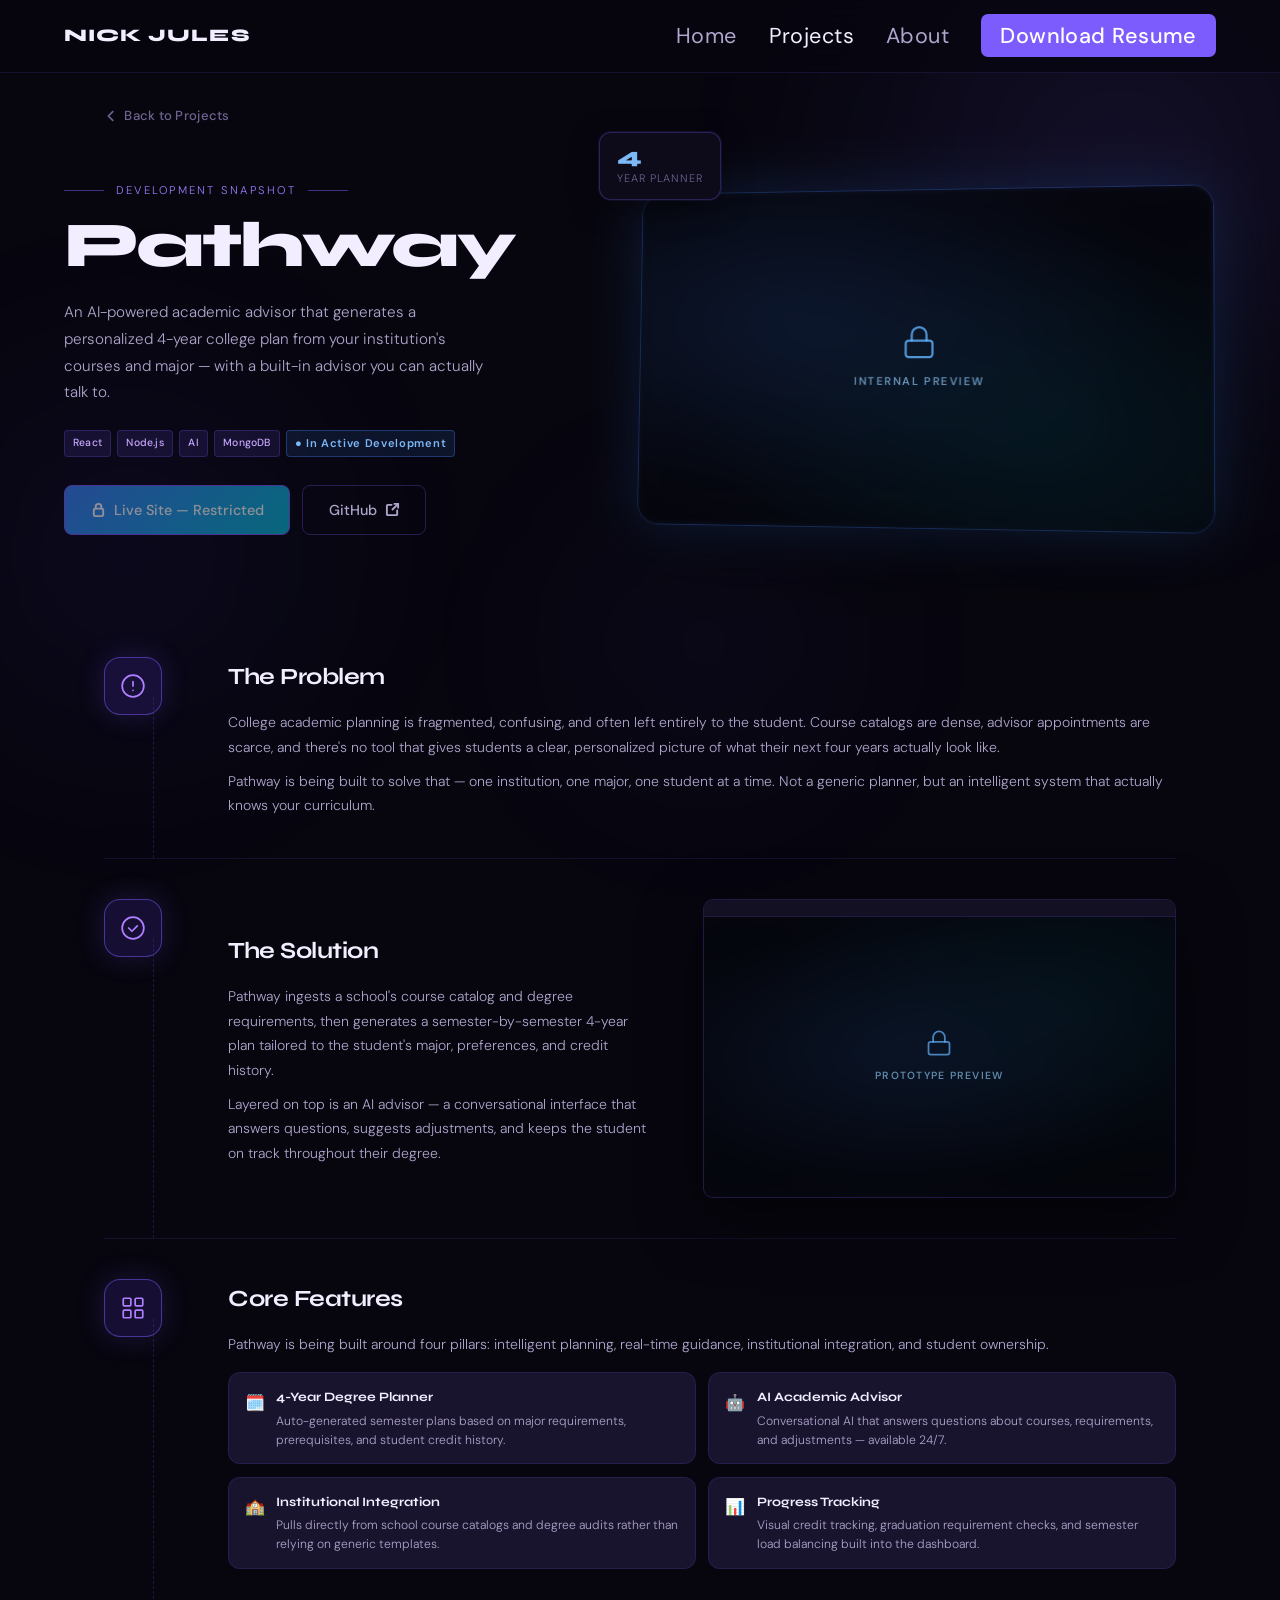
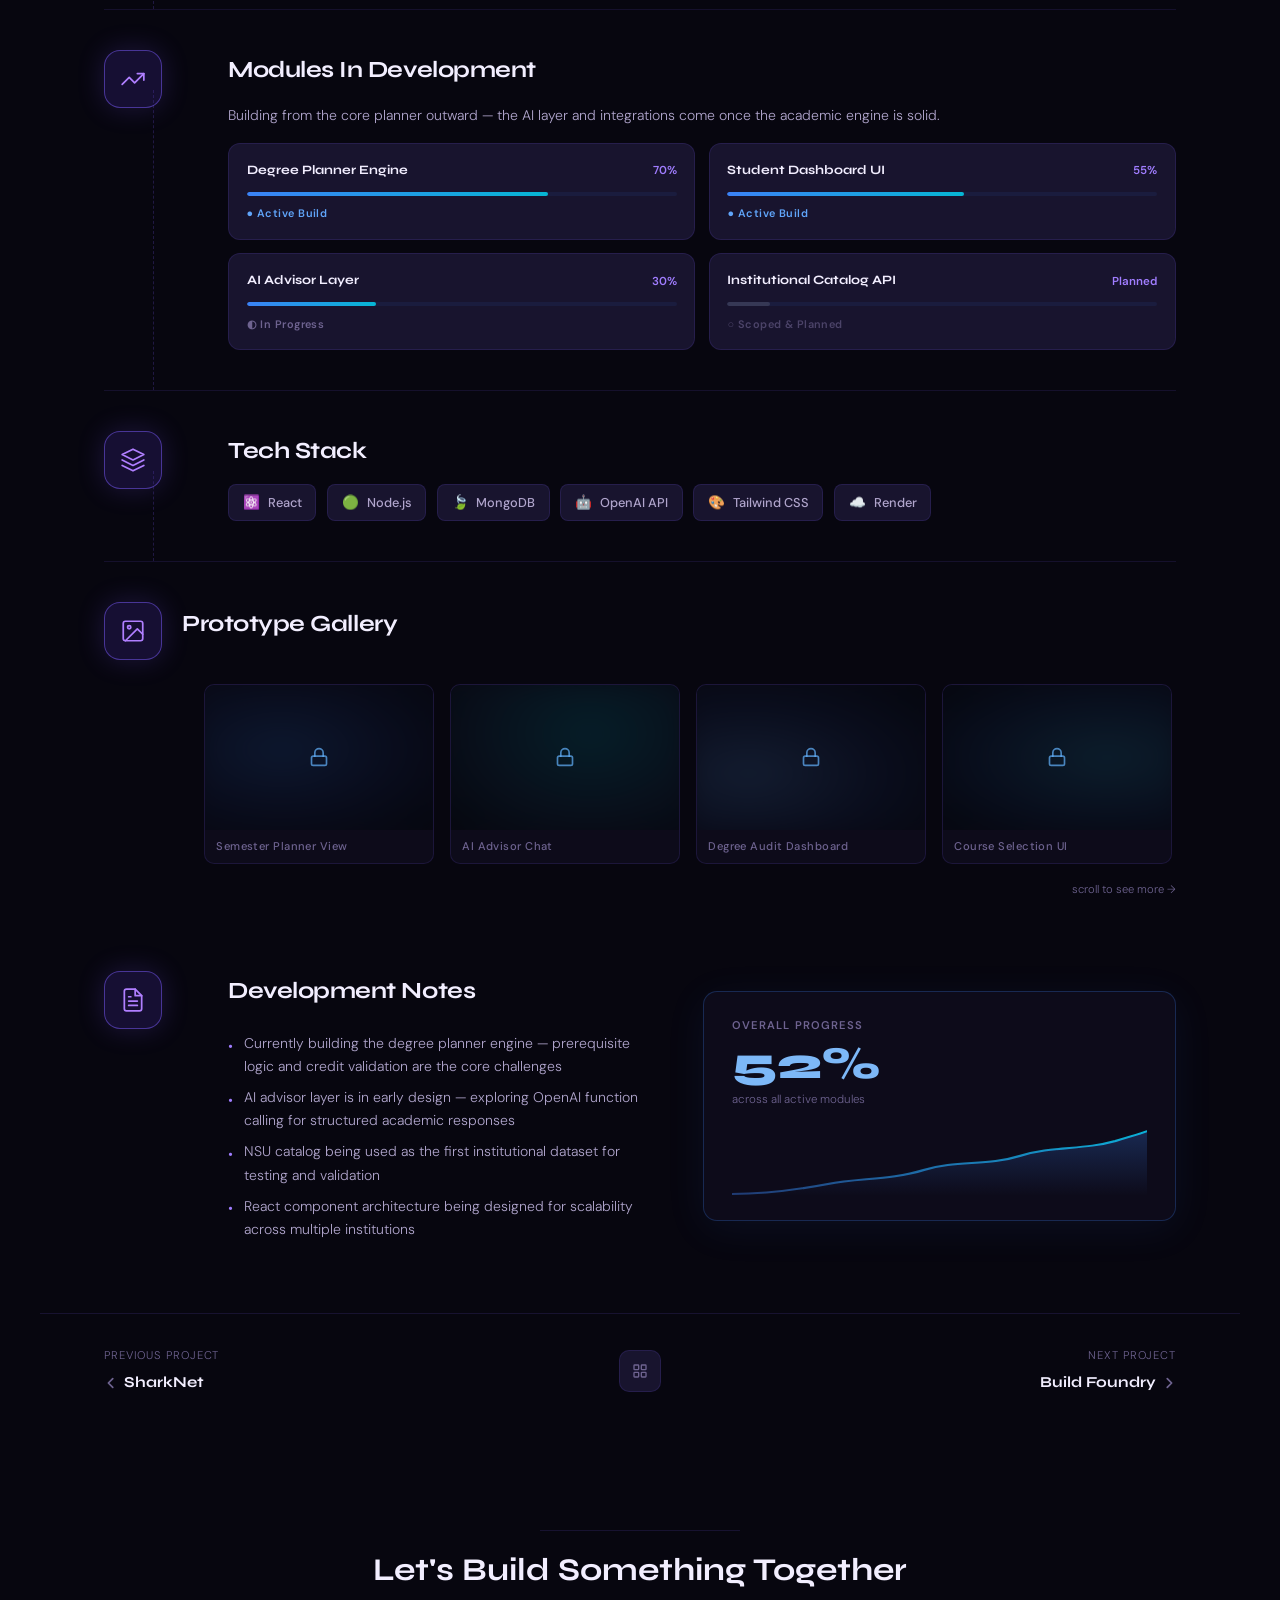
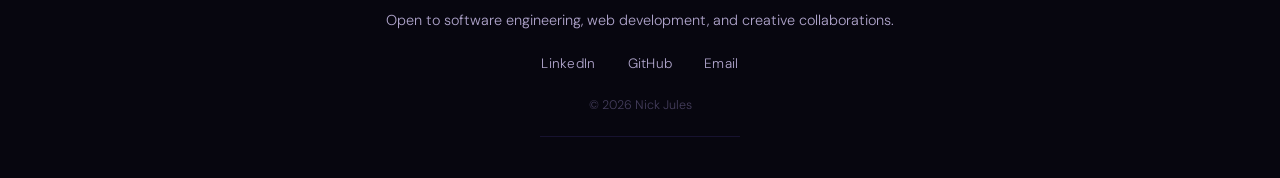
<file: pages/pathway-case-study.html>
<!DOCTYPE html>
<html lang="en">
<head>
  <meta charset="UTF-8">
  <meta name="viewport" content="width=device-width, initial-scale=1.0">
  <title>Pathway — Development Snapshot</title>
  <link rel="stylesheet" href="../css/styles.css">
  <link rel="stylesheet" href="../css/olivia-case-study.css">
  <link rel="stylesheet" href="../css/dev-snapshot.css">
</head>
<body>

  <div class="orb orb-1" aria-hidden="true"></div>
  <div class="orb orb-2" aria-hidden="true"></div>
  <div class="orb orb-3" aria-hidden="true"></div>

  <nav id="navbar">
    <a href="../index.html" class="nav-logo">NICK JULES</a>
    <ul class="nav-links">
      <li><a href="../index.html">Home</a></li>
      <li><a href="projects.html" class="nav-active">Projects</a></li>
      <li><a href="about.html">About</a></li>
      <li><a href="assets/NJResume.pdf" class="nav-cta" target="_blank">Download Resume</a></li>
    </ul>
  </nav>

  <div class="cs-back-wrap">
    <a href="projects.html" class="cs-back">
      <svg viewBox="0 0 16 16" fill="none" stroke="currentColor" stroke-width="2" stroke-linecap="round" stroke-linejoin="round"><path d="M10 3L5 8l5 5"/></svg>
      Back to Projects
    </a>
  </div>

  <!-- ══════════════════════════════════
       HERO
  ══════════════════════════════════ -->
  <section id="cs-hero">
    <div class="cs-hero-inner">

      <div class="cs-hero-left reveal">
        <p class="section-eyebrow" style="justify-content:flex-start;">Development Snapshot</p>
        <h1 class="cs-hero-title">Pathway</h1>
        <p class="cs-hero-desc">An AI-powered academic advisor that generates a personalized 4-year college plan from your institution's courses and major — with a built-in advisor you can actually talk to.</p>

        <div class="cs-hero-tags">
          <span class="tag">React</span>
          <span class="tag">Node.js</span>
          <span class="tag">AI</span>
          <span class="tag">MongoDB</span>
          <span class="tag dev-tag pathway-dev-tag">● In Active Development</span>
        </div>

        <div class="cs-hero-btns">
          <span class="btn btn-primary btn-locked btn-locked--blue">
            <svg viewBox="0 0 16 16" fill="none" stroke="currentColor" stroke-width="2" stroke-linecap="round" stroke-linejoin="round"><rect x="3" y="7" width="10" height="8" rx="1.5"/><path d="M5 7V5a3 3 0 016 0v2"/></svg>
            Live Site — Restricted
          </span>
          <a href="https://github.com/JK-nick" target="_blank" class="btn btn-ghost">
            GitHub
            <svg viewBox="0 0 16 16" fill="none" stroke="currentColor" stroke-width="2" stroke-linecap="round" stroke-linejoin="round"><path d="M7 3H3a1 1 0 00-1 1v9a1 1 0 001 1h9a1 1 0 001-1V9"/><path d="M10 2h4v4"/><path d="M14 2L8 8"/></svg>
          </a>
        </div>
      </div>

      <div class="cs-hero-right reveal reveal-delay-1">
        <div class="cs-mockup-wrap snap-mockup-wrap">
          <div class="snap-locked-preview snap-locked-preview--pathway">
            <div class="snap-blur-img snap-blur-img--pathway"></div>
            <div class="snap-lock-overlay snap-lock-overlay--blue">
              <svg viewBox="0 0 24 24" fill="none" stroke="currentColor" stroke-width="1.5" stroke-linecap="round" stroke-linejoin="round"><rect x="3" y="11" width="18" height="11" rx="2"/><path d="M7 11V7a5 5 0 0110 0v4"/></svg>
              <span>Internal Preview</span>
            </div>
          </div>
          <div class="cs-float-stat snap-float-stat snap-float-stat--blue">
            <span class="cs-float-num">4</span>
            <span class="cs-float-lbl">Year Planner</span>
          </div>
        </div>
      </div>

    </div>
  </section>

  <!-- ══════════════════════════════════
       BODY
  ══════════════════════════════════ -->
  <div class="cs-body">

    <!-- ── THE PROBLEM ── -->
    <section class="cs-section reveal">
      <div class="cs-section-icon">
        <svg viewBox="0 0 24 24" fill="none" stroke="currentColor" stroke-width="1.5" stroke-linecap="round" stroke-linejoin="round"><circle cx="12" cy="12" r="10"/><path d="M12 8v4"/><path d="M12 16h.01"/></svg>
      </div>
      <div class="cs-section-inner">
        <h2 class="cs-section-title">The Problem</h2>
        <p class="cs-section-text">College academic planning is fragmented, confusing, and often left entirely to the student. Course catalogs are dense, advisor appointments are scarce, and there's no tool that gives students a clear, personalized picture of what their next four years actually look like.</p>
        <p class="cs-section-text">Pathway is being built to solve that — one institution, one major, one student at a time. Not a generic planner, but an intelligent system that actually knows your curriculum.</p>
      </div>
    </section>

    <!-- ── THE SOLUTION ── -->
    <section class="cs-section reveal">
      <div class="cs-section-icon">
        <svg viewBox="0 0 24 24" fill="none" stroke="currentColor" stroke-width="1.5" stroke-linecap="round" stroke-linejoin="round"><circle cx="12" cy="12" r="10"/><path d="M8 12l3 3 5-5"/></svg>
      </div>
      <div class="cs-section-inner cs-section-inner--split">
        <div class="cs-section-left">
          <h2 class="cs-section-title">The Solution</h2>
          <p class="cs-section-text">Pathway ingests a school's course catalog and degree requirements, then generates a semester-by-semester 4-year plan tailored to the student's major, preferences, and credit history.</p>
          <p class="cs-section-text">Layered on top is an AI advisor — a conversational interface that answers questions, suggests adjustments, and keeps the student on track throughout their degree.</p>
        </div>
        <div class="cs-section-right">
          <div class="cs-screenshot-frame">
            <div class="cs-screenshot-bar">
              <span class="dot-red"></span>
              <span class="dot-yellow"></span>
              <span class="dot-green"></span>
            </div>
            <div class="snap-frame-locked">
              <div class="snap-frame-blur snap-fb--pathway"></div>
              <div class="snap-frame-lock">
                <svg viewBox="0 0 24 24" fill="none" stroke="currentColor" stroke-width="1.5" stroke-linecap="round" stroke-linejoin="round"><rect x="3" y="11" width="18" height="11" rx="2"/><path d="M7 11V7a5 5 0 0110 0v4"/></svg>
                <span>Prototype Preview</span>
              </div>
            </div>
          </div>
        </div>
      </div>
    </section>

    <!-- ── PLANNED FEATURES ── -->
    <section class="cs-section reveal">
      <div class="cs-section-icon">
        <svg viewBox="0 0 24 24" fill="none" stroke="currentColor" stroke-width="1.5" stroke-linecap="round" stroke-linejoin="round"><rect x="3" y="3" width="7" height="7" rx="1"/><rect x="14" y="3" width="7" height="7" rx="1"/><rect x="3" y="14" width="7" height="7" rx="1"/><rect x="14" y="14" width="7" height="7" rx="1"/></svg>
      </div>
      <div class="cs-section-inner">
        <h2 class="cs-section-title">Core Features</h2>
        <p class="cs-section-text">Pathway is being built around four pillars: intelligent planning, real-time guidance, institutional integration, and student ownership.</p>
        <div class="cs-ops-grid">
          <div class="cs-ops-item">
            <div class="cs-ops-icon">🗓️</div>
            <div>
              <div class="cs-ops-name">4-Year Degree Planner</div>
              <div class="cs-ops-desc">Auto-generated semester plans based on major requirements, prerequisites, and student credit history.</div>
            </div>
          </div>
          <div class="cs-ops-item">
            <div class="cs-ops-icon">🤖</div>
            <div>
              <div class="cs-ops-name">AI Academic Advisor</div>
              <div class="cs-ops-desc">Conversational AI that answers questions about courses, requirements, and adjustments — available 24/7.</div>
            </div>
          </div>
          <div class="cs-ops-item">
            <div class="cs-ops-icon">🏫</div>
            <div>
              <div class="cs-ops-name">Institutional Integration</div>
              <div class="cs-ops-desc">Pulls directly from school course catalogs and degree audits rather than relying on generic templates.</div>
            </div>
          </div>
          <div class="cs-ops-item">
            <div class="cs-ops-icon">📊</div>
            <div>
              <div class="cs-ops-name">Progress Tracking</div>
              <div class="cs-ops-desc">Visual credit tracking, graduation requirement checks, and semester load balancing built into the dashboard.</div>
            </div>
          </div>
        </div>
      </div>
    </section>

    <!-- ── MODULE PROGRESS ── -->
    <section class="cs-section reveal">
      <div class="cs-section-icon">
        <svg viewBox="0 0 24 24" fill="none" stroke="currentColor" stroke-width="1.5" stroke-linecap="round" stroke-linejoin="round"><polyline points="22 7 13.5 15.5 8.5 10.5 2 17"/><polyline points="16 7 22 7 22 13"/></svg>
      </div>
      <div class="cs-section-inner">
        <h2 class="cs-section-title">Modules In Development</h2>
        <p class="cs-section-text">Building from the core planner outward — the AI layer and integrations come once the academic engine is solid.</p>
        <div class="snap-module-grid">
          <div class="snap-module-item snap-module-item--blue">
            <div class="snap-module-header">
              <span class="snap-module-name">Degree Planner Engine</span>
              <span class="snap-module-pct">70%</span>
            </div>
            <div class="snap-module-bar snap-module-bar--blue"><div class="snap-module-fill snap-module-fill--blue" style="width:70%;"></div></div>
            <div class="snap-module-status snap-status--active snap-status--blue">● Active Build</div>
          </div>
          <div class="snap-module-item snap-module-item--blue">
            <div class="snap-module-header">
              <span class="snap-module-name">Student Dashboard UI</span>
              <span class="snap-module-pct">55%</span>
            </div>
            <div class="snap-module-bar snap-module-bar--blue"><div class="snap-module-fill snap-module-fill--blue" style="width:55%;"></div></div>
            <div class="snap-module-status snap-status--active snap-status--blue">● Active Build</div>
          </div>
          <div class="snap-module-item snap-module-item--blue">
            <div class="snap-module-header">
              <span class="snap-module-name">AI Advisor Layer</span>
              <span class="snap-module-pct">30%</span>
            </div>
            <div class="snap-module-bar snap-module-bar--blue"><div class="snap-module-fill snap-module-fill--blue" style="width:30%;"></div></div>
            <div class="snap-module-status snap-status--progress">◐ In Progress</div>
          </div>
          <div class="snap-module-item snap-module-item--blue">
            <div class="snap-module-header">
              <span class="snap-module-name">Institutional Catalog API</span>
              <span class="snap-module-pct">Planned</span>
            </div>
            <div class="snap-module-bar snap-module-bar--blue"><div class="snap-module-fill snap-module-fill--planned" style="width:10%;"></div></div>
            <div class="snap-module-status snap-status--planned">○ Scoped &amp; Planned</div>
          </div>
        </div>
      </div>
    </section>

    <!-- ── TECH STACK ── -->
    <section class="cs-section reveal">
      <div class="cs-section-icon">
        <svg viewBox="0 0 24 24" fill="none" stroke="currentColor" stroke-width="1.5" stroke-linecap="round" stroke-linejoin="round"><path d="M12 2L2 7l10 5 10-5-10-5z"/><path d="M2 17l10 5 10-5"/><path d="M2 12l10 5 10-5"/></svg>
      </div>
      <div class="cs-section-inner">
        <h2 class="cs-section-title">Tech Stack</h2>
        <div class="cs-tech-stack">
          <div class="cs-tech-item cs-tech-item--custom"><span class="cs-tech-icon-custom">⚛️</span><span>React</span></div>
          <div class="cs-tech-item cs-tech-item--custom"><span class="cs-tech-icon-custom">🟢</span><span>Node.js</span></div>
          <div class="cs-tech-item cs-tech-item--custom"><span class="cs-tech-icon-custom">🍃</span><span>MongoDB</span></div>
          <div class="cs-tech-item cs-tech-item--custom"><span class="cs-tech-icon-custom">🤖</span><span>OpenAI API</span></div>
          <div class="cs-tech-item cs-tech-item--custom"><span class="cs-tech-icon-custom">🎨</span><span>Tailwind CSS</span></div>
          <div class="cs-tech-item cs-tech-item--custom"><span class="cs-tech-icon-custom">☁️</span><span>Render</span></div>
        </div>
      </div>
    </section>

    <!-- ── PROTOTYPE GALLERY ── -->
    <section class="cs-gallery-section reveal">
      <div class="cs-gallery-header">
        <div class="cs-section-icon">
          <svg viewBox="0 0 24 24" fill="none" stroke="currentColor" stroke-width="1.5" stroke-linecap="round" stroke-linejoin="round"><rect x="3" y="3" width="18" height="18" rx="2"/><circle cx="8.5" cy="8.5" r="1.5"/><polyline points="21 15 16 10 5 21"/></svg>
        </div>
        <h2 class="cs-section-title">Prototype Gallery</h2>
      </div>
      <div class="cs-gallery">
        <div class="cs-gallery-item snap-gallery-item">
          <div class="snap-gallery-locked">
            <div class="snap-gallery-blur snap-gb--p1"></div>
            <div class="snap-gallery-lock snap-gallery-lock--blue"><svg viewBox="0 0 24 24" fill="none" stroke="currentColor" stroke-width="2" stroke-linecap="round" stroke-linejoin="round"><rect x="3" y="11" width="18" height="11" rx="2"/><path d="M7 11V7a5 5 0 0110 0v4"/></svg></div>
          </div>
          <div class="cs-gallery-caption">Semester Planner View</div>
        </div>
        <div class="cs-gallery-item snap-gallery-item">
          <div class="snap-gallery-locked">
            <div class="snap-gallery-blur snap-gb--p2"></div>
            <div class="snap-gallery-lock snap-gallery-lock--blue"><svg viewBox="0 0 24 24" fill="none" stroke="currentColor" stroke-width="2" stroke-linecap="round" stroke-linejoin="round"><rect x="3" y="11" width="18" height="11" rx="2"/><path d="M7 11V7a5 5 0 0110 0v4"/></svg></div>
          </div>
          <div class="cs-gallery-caption">AI Advisor Chat</div>
        </div>
        <div class="cs-gallery-item snap-gallery-item">
          <div class="snap-gallery-locked">
            <div class="snap-gallery-blur snap-gb--p3"></div>
            <div class="snap-gallery-lock snap-gallery-lock--blue"><svg viewBox="0 0 24 24" fill="none" stroke="currentColor" stroke-width="2" stroke-linecap="round" stroke-linejoin="round"><rect x="3" y="11" width="18" height="11" rx="2"/><path d="M7 11V7a5 5 0 0110 0v4"/></svg></div>
          </div>
          <div class="cs-gallery-caption">Degree Audit Dashboard</div>
        </div>
        <div class="cs-gallery-item snap-gallery-item">
          <div class="snap-gallery-locked">
            <div class="snap-gallery-blur snap-gb--p4"></div>
            <div class="snap-gallery-lock snap-gallery-lock--blue"><svg viewBox="0 0 24 24" fill="none" stroke="currentColor" stroke-width="2" stroke-linecap="round" stroke-linejoin="round"><rect x="3" y="11" width="18" height="11" rx="2"/><path d="M7 11V7a5 5 0 0110 0v4"/></svg></div>
          </div>
          <div class="cs-gallery-caption">Course Selection UI</div>
        </div>
        <div class="cs-gallery-item snap-gallery-item">
          <div class="snap-gallery-locked">
            <div class="snap-gallery-blur snap-gb--p5"></div>
            <div class="snap-gallery-lock snap-gallery-lock--blue"><svg viewBox="0 0 24 24" fill="none" stroke="currentColor" stroke-width="2" stroke-linecap="round" stroke-linejoin="round"><rect x="3" y="11" width="18" height="11" rx="2"/><path d="M7 11V7a5 5 0 0110 0v4"/></svg></div>
          </div>
          <div class="cs-gallery-caption">Progress Tracker</div>
        </div>
      </div>
      <div class="cs-gallery-hint">scroll to see more →</div>
    </section>

    <!-- ── DEVELOPMENT NOTES ── -->
    <section class="cs-section reveal">
      <div class="cs-section-icon">
        <svg viewBox="0 0 24 24" fill="none" stroke="currentColor" stroke-width="1.5" stroke-linecap="round" stroke-linejoin="round"><path d="M14 2H6a2 2 0 00-2 2v16a2 2 0 002 2h12a2 2 0 002-2V8z"/><polyline points="14 2 14 8 20 8"/><line x1="16" y1="13" x2="8" y2="13"/><line x1="16" y1="17" x2="8" y2="17"/><polyline points="10 9 9 9 8 9"/></svg>
      </div>
      <div class="cs-section-inner cs-section-inner--split">
        <div class="cs-section-left">
          <h2 class="cs-section-title">Development Notes</h2>
          <ul class="cs-challenges-list">
            <li>Currently building the degree planner engine — prerequisite logic and credit validation are the core challenges</li>
            <li>AI advisor layer is in early design — exploring OpenAI function calling for structured academic responses</li>
            <li>NSU catalog being used as the first institutional dataset for testing and validation</li>
            <li>React component architecture being designed for scalability across multiple institutions</li>
          </ul>
        </div>
        <div class="cs-section-right">
          <div class="cs-results-card snap-dev-card snap-dev-card--blue">
            <div class="cs-results-label">Overall Progress</div>
            <div class="cs-results-num snap-results-num--blue">52%</div>
            <div class="cs-results-sub">across all active modules</div>
            <div class="cs-results-chart">
              <svg viewBox="0 0 260 70" fill="none" xmlns="http://www.w3.org/2000/svg" preserveAspectRatio="none">
                <defs>
                  <linearGradient id="pwline" x1="0" y1="0" x2="1" y2="0">
                    <stop offset="0%" stop-color="#3b82f6" stop-opacity="0.4"/>
                    <stop offset="100%" stop-color="#06b6d4" stop-opacity="1"/>
                  </linearGradient>
                  <linearGradient id="pwfill" x1="0" y1="0" x2="0" y2="1">
                    <stop offset="0%" stop-color="#3b82f6" stop-opacity="0.25"/>
                    <stop offset="100%" stop-color="#3b82f6" stop-opacity="0"/>
                  </linearGradient>
                </defs>
                <path d="M0 68 C20 68 40 64 60 58 C80 52 100 54 120 44 C140 34 160 40 180 30 C200 20 220 24 240 15 C250 10 255 8 260 5" stroke="url(#pwline)" stroke-width="2" fill="none"/>
                <path d="M0 68 C20 68 40 64 60 58 C80 52 100 54 120 44 C140 34 160 40 180 30 C200 20 220 24 240 15 C250 10 255 8 260 5 L260 70 L0 70 Z" fill="url(#pwfill)"/>
              </svg>
            </div>
          </div>
        </div>
      </div>
    </section>

  </div><!-- /cs-body -->

  <div class="cs-project-nav">
    <a href="sharknet-case-study.html" class="cs-nav-item cs-nav-item--prev">
      <span class="cs-nav-label">Previous Project</span>
      <span class="cs-nav-name">
        <svg viewBox="0 0 16 16" fill="none" stroke="currentColor" stroke-width="2" stroke-linecap="round" stroke-linejoin="round"><path d="M10 3L5 8l5 5"/></svg>
        SharkNet
      </span>
    </a>
    <a href="projects.html" class="cs-nav-center" title="All Projects">
      <svg viewBox="0 0 24 24" fill="none" stroke="currentColor" stroke-width="2" stroke-linecap="round" stroke-linejoin="round"><rect x="3" y="3" width="7" height="7" rx="1"/><rect x="14" y="3" width="7" height="7" rx="1"/><rect x="3" y="14" width="7" height="7" rx="1"/><rect x="14" y="14" width="7" height="7" rx="1"/></svg>
    </a>
    <a href="buildfoundry-case-study.html" class="cs-nav-item cs-nav-item--next">
      <span class="cs-nav-label">Next Project</span>
      <span class="cs-nav-name">
        Build Foundry
        <svg viewBox="0 0 16 16" fill="none" stroke="currentColor" stroke-width="2" stroke-linecap="round" stroke-linejoin="round"><path d="M6 3l5 5-5 5"/></svg>
      </span>
    </a>
  </div>

  <footer>
    <div class="footer-inner">
      <div class="footer-divider"></div>
      <h2 class="footer-heading">Let's Build Something Together</h2>
      <p class="footer-sub">Open to software engineering, web development, and creative collaborations.</p>
      <div class="footer-links">
        <a href="https://www.linkedin.com/in/nick-jules-a03a71270/" target="_blank">LinkedIn</a>
        <a href="https://github.com/JK-nick" target="_blank">GitHub</a>
        <a href="mailto:NckJules@yahoo.com">Email</a>
      </div>
      <p class="footer-copy">© 2026 Nick Jules</p>
      <div class="footer-divider"></div>
    </div>
  </footer>

  <script>
    const nav = document.getElementById('navbar');
    window.addEventListener('scroll', () => {
      nav.classList.toggle('scrolled', window.scrollY > 40);
    }, { passive: true });
    const observer = new IntersectionObserver((entries) => {
      entries.forEach(entry => {
        if (entry.isIntersecting) {
          entry.target.classList.add('visible');
          observer.unobserve(entry.target);
        }
      });
    }, { threshold: 0.08 });
    document.querySelectorAll('.reveal').forEach(el => observer.observe(el));
  </script>

</body>
</html>
</file>
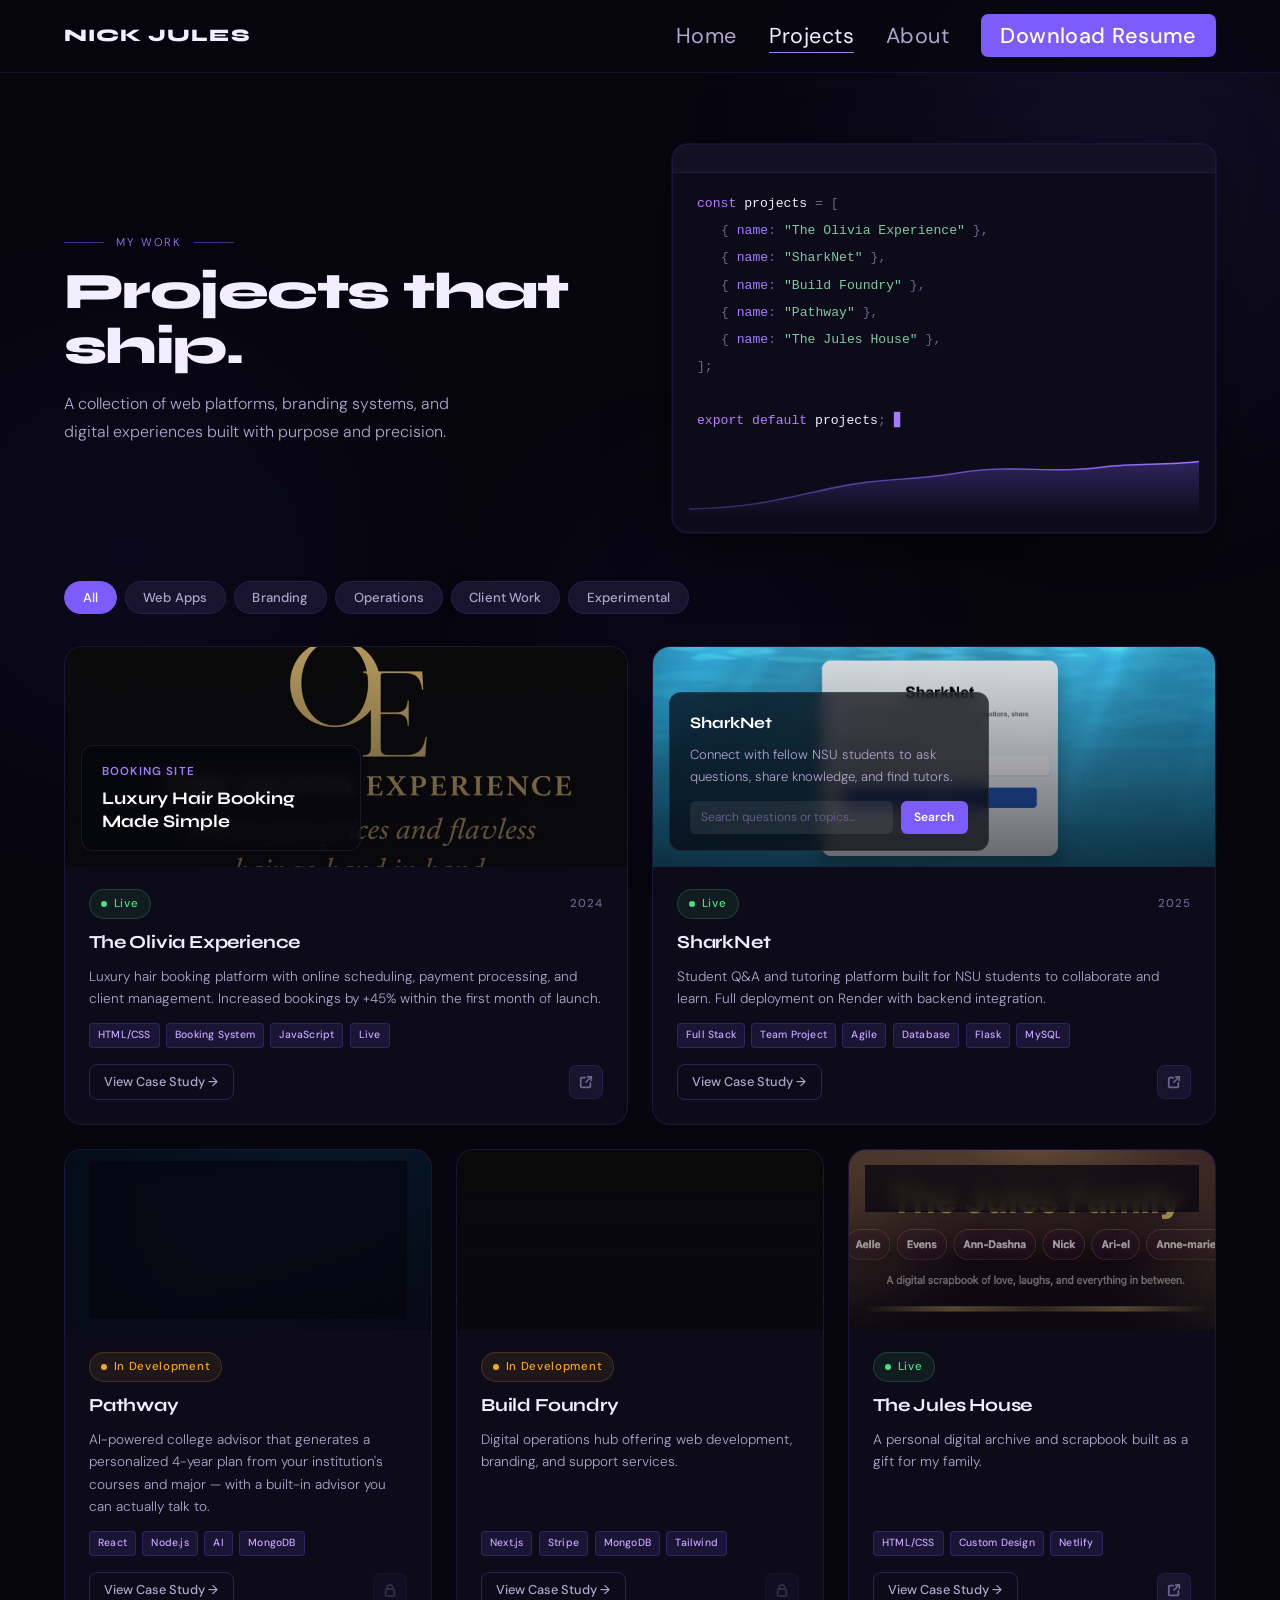
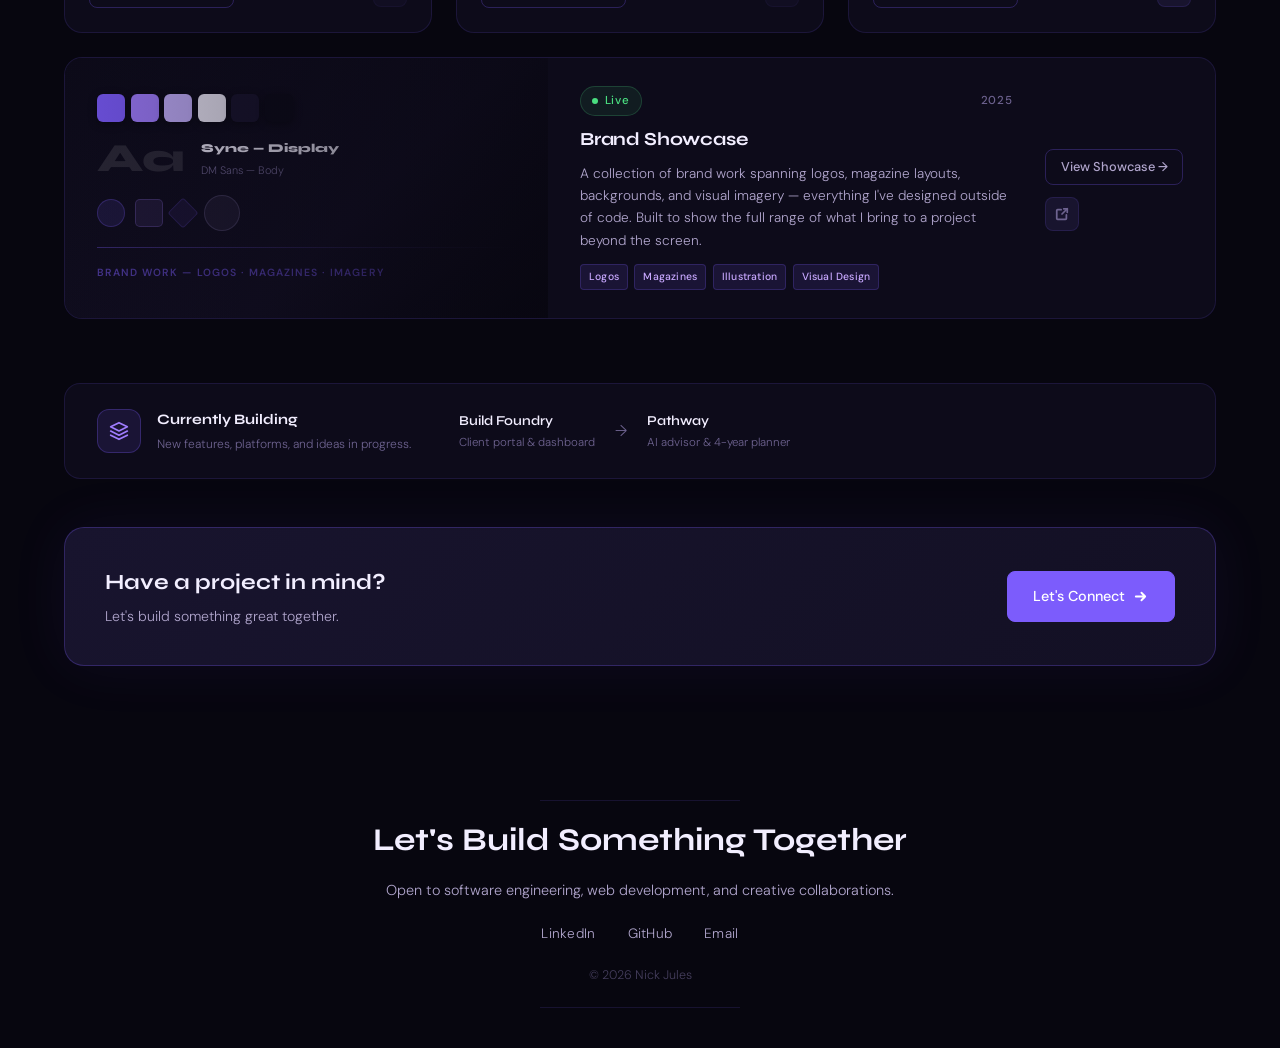
<file: pages/projects.html>
<!DOCTYPE html>
<html lang="en">
<head>
  <meta charset="UTF-8">
  <meta name="viewport" content="width=device-width, initial-scale=1.0">
  <title>Projects — Nick Jules</title>
  <link rel="stylesheet" href="../css/styles.css">
  <link rel="stylesheet" href="../css/projects.css">
</head>
<body>

  <!-- Ambient background orbs -->
  <div class="orb orb-1" aria-hidden="true"></div>
  <div class="orb orb-2" aria-hidden="true"></div>
  <div class="orb orb-3" aria-hidden="true"></div>

  <!-- ══════════════════════════════════
       NAV
  ══════════════════════════════════ -->
  <nav id="navbar">
    <a href="../index.html" class="nav-logo">NICK JULES</a>
    <ul class="nav-links">
      <li><a href="../index.html">Home</a></li>
      <li><a href="projects.html" class="nav-active">Projects</a></li>
      <li><a href="about.html">About</a></li>
      <li><a href="assets/NJResume.pdf" class="nav-cta" target="_blank">Download Resume</a></li>
    </ul>
  </nav>

  <!-- ══════════════════════════════════
       PROJECTS HERO
  ══════════════════════════════════ -->
  <section id="projects-hero">
    <div class="projects-hero-inner">

      <!-- Left: copy -->
      <div class="ph-left reveal">
        <p class="section-eyebrow" style="justify-content:flex-start;">My Work</p>
        <h1 class="ph-title">Projects that <span class="accent">ship.</span></h1>
        <p class="ph-sub">A collection of web platforms, branding systems, and digital experiences built with purpose and precision.</p>
      </div>

      <!-- Right: decorative mock window -->
      <div class="ph-right reveal reveal-delay-1" aria-hidden="true">
        <div class="ph-mock">
          <div class="ph-mock-bar">
            <span class="dot-red"></span>
            <span class="dot-yellow"></span>
            <span class="dot-green"></span>
          </div>
          <div class="ph-mock-code">
            <span class="code-line"><span class="c-purple">const</span> <span class="c-white">projects</span> <span class="c-text2">=</span> <span class="c-text2">[</span></span>
            <span class="code-line indent"><span class="c-text2">{</span> <span class="c-accent">name</span><span class="c-text2">:</span> <span class="c-green">"The Olivia Experience"</span> <span class="c-text2">},</span></span>
            <span class="code-line indent"><span class="c-text2">{</span> <span class="c-accent">name</span><span class="c-text2">:</span> <span class="c-green">"SharkNet"</span> <span class="c-text2">},</span></span>
            <span class="code-line indent"><span class="c-text2">{</span> <span class="c-accent">name</span><span class="c-text2">:</span> <span class="c-green">"Build Foundry"</span> <span class="c-text2">},</span></span>
            <span class="code-line indent"><span class="c-text2">{</span> <span class="c-accent">name</span><span class="c-text2">:</span> <span class="c-green">"Pathway"</span> <span class="c-text2">},</span></span>
            <span class="code-line indent"><span class="c-text2">{</span> <span class="c-accent">name</span><span class="c-text2">:</span> <span class="c-green">"The Jules House"</span> <span class="c-text2">},</span></span>
            <span class="code-line"><span class="c-text2">];</span></span>
            <span class="code-line">&nbsp;</span>
            <span class="code-line"><span class="c-purple">export default</span> <span class="c-white">projects</span><span class="c-text2">;</span> <span class="c-cursor">▋</span></span>
          </div>
          <!-- decorative graph line -->
          <div class="ph-mock-graph">
            <svg viewBox="0 0 320 80" fill="none" xmlns="http://www.w3.org/2000/svg" preserveAspectRatio="none">
              <defs>
                <linearGradient id="gline" x1="0" y1="0" x2="1" y2="0">
                  <stop offset="0%" stop-color="#7c5cfc" stop-opacity="0.3"/>
                  <stop offset="100%" stop-color="#a07dff" stop-opacity="1"/>
                </linearGradient>
                <linearGradient id="gfill" x1="0" y1="0" x2="0" y2="1">
                  <stop offset="0%" stop-color="#7c5cfc" stop-opacity="0.3"/>
                  <stop offset="100%" stop-color="#7c5cfc" stop-opacity="0"/>
                </linearGradient>
              </defs>
              <path d="M0 70 C40 68 60 55 90 40 C120 25 140 30 170 18 C200 6 230 20 260 10 C280 4 300 8 320 2" stroke="url(#gline)" stroke-width="2" fill="none"/>
              <path d="M0 70 C40 68 60 55 90 40 C120 25 140 30 170 18 C200 6 230 20 260 10 C280 4 300 8 320 2 L320 80 L0 80 Z" fill="url(#gfill)"/>
            </svg>
          </div>
        </div>
      </div>

    </div>
  </section>

  <!-- ══════════════════════════════════
       FILTER BAR
  ══════════════════════════════════ -->
  <div class="filter-bar-wrap">
    <div class="filter-bar">
      <button class="filter-btn active" data-filter="all">All</button>
      <button class="filter-btn" data-filter="web">Web Apps</button>
      <button class="filter-btn" data-filter="branding">Branding</button>
      <button class="filter-btn" data-filter="operations">Operations</button>
      <button class="filter-btn" data-filter="client">Client Work</button>
      <button class="filter-btn" data-filter="experimental">Experimental</button>
    </div>
  </div>

  <!-- ══════════════════════════════════
       PROJECTS GRID
  ══════════════════════════════════ -->
  <section id="projects-grid-section">
    <div class="pg-inner">

      <!-- ── LARGE CARD: The Olivia Experience ── -->
      <div class="pg-card pg-card--large reveal" data-categories="web client">
        <div class="pg-card-img">
          <img src="../assets/images/Logo.jpg" alt="The Olivia Experience">
          <div class="pg-card-img-overlay"></div>
          <div class="pg-card-img-content">
            <div style="background:rgba(7,6,15,0.7); backdrop-filter:blur(8px); border-radius:12px; padding:1rem 1.25rem; max-width:280px; border:1px solid rgba(255,255,255,0.08);">
              <div style="font-size:0.72rem; font-weight:600; letter-spacing:0.1em; color:#a07dff; margin-bottom:0.4rem;">BOOKING SITE</div>
              <div style="font-family:'Syne',sans-serif; font-size:1.1rem; font-weight:700; color:#fff; line-height:1.3;">Luxury Hair Booking<br>Made Simple</div>
            </div>
          </div>
        </div>
        <div class="pg-card-body">
          <div class="pg-card-meta">
            <span class="pg-status pg-status--live">
              <span class="status-dot"></span> Live
            </span>
            <span class="pg-card-year">2024</span>
          </div>
          <h2 class="pg-card-title">The Olivia Experience</h2>
          <p class="pg-card-desc">Luxury hair booking platform with online scheduling, payment processing, and client management. Increased bookings by +45% within the first month of launch.</p>
          <div class="pg-card-tags">
            <span class="tag">HTML/CSS</span>
            <span class="tag">Booking System</span>
            <span class="tag">JavaScript</span>
            <span class="tag">Live</span>
          </div>
          <div class="pg-card-actions">
            <a href="olivia-case-study.html" class="btn btn-ghost btn-sm">View Case Study →</a>
            <a href="https://oliviaexperience.com/" target="_blank" class="pg-external-link" title="Open Live Site">
              <svg viewBox="0 0 16 16" fill="none" stroke="currentColor" stroke-width="2" stroke-linecap="round" stroke-linejoin="round"><path d="M7 3H3a1 1 0 00-1 1v9a1 1 0 001 1h9a1 1 0 001-1V9"/><path d="M10 2h4v4"/><path d="M14 2L8 8"/></svg>
            </a>
          </div>
        </div>
      </div>

      <!-- ── LARGE CARD: SharkNet ── -->
      <div class="pg-card pg-card--large reveal reveal-delay-1" data-categories="web">
        <div class="pg-card-img pg-card-img--sharknet">
          <img src="../assets/images/SharkNet.png" alt="SharkNet">
          <div class="pg-card-img-overlay"></div>
          <div class="pg-card-img-content">
            <div style="background:rgba(7,6,15,0.7); backdrop-filter:blur(8px); border-radius:12px; padding:1rem 1.25rem; max-width:320px; border:1px solid rgba(255,255,255,0.08);">
              <div style="font-family:'Syne',sans-serif; font-size:1rem; font-weight:700; color:#fff; margin-bottom:0.5rem;">SharkNet</div>
              <div style="font-size:0.82rem; color:var(--text2); margin-bottom:0.75rem;">Connect with fellow NSU students to ask questions, share knowledge, and find tutors.</div>
              <div style="display:flex; gap:0.5rem; align-items:center;">
                <div style="flex:1; background:rgba(255,255,255,0.08); border-radius:6px; padding:0.4rem 0.7rem; font-size:0.75rem; color:var(--text3);">Search questions or topics...</div>
                <div style="background:var(--accent); color:#fff; border-radius:6px; padding:0.4rem 0.85rem; font-size:0.75rem; font-weight:600;">Search</div>
              </div>
            </div>
          </div>
        </div>
        <div class="pg-card-body">
          <div class="pg-card-meta">
            <span class="pg-status pg-status--live">
              <span class="status-dot"></span> Live
            </span>
            <span class="pg-card-year">2025</span>
          </div>
          <h2 class="pg-card-title">SharkNet</h2>
          <p class="pg-card-desc">Student Q&A and tutoring platform built for NSU students to collaborate and learn. Full deployment on Render with backend integration.</p>
          <div class="pg-card-tags">
            <span class="tag">Full Stack</span>
            <span class="tag">Team Project</span>
            <span class="tag">Agile</span>
            <span class="tag">Database</span>
            <span class="tag">Flask</span>
            <span class="tag">MySQL</span>
          </div>
          <div class="pg-card-actions">
            <a href="sharknet-case-study.html" class="btn btn-ghost btn-sm">View Case Study →</a>
            <a href="https://sharknet.onrender.com/" target="_blank" class="pg-external-link" title="Open Live Site">
              <svg viewBox="0 0 16 16" fill="none" stroke="currentColor" stroke-width="2" stroke-linecap="round" stroke-linejoin="round"><path d="M7 3H3a1 1 0 00-1 1v9a1 1 0 001 1h9a1 1 0 001-1V9"/><path d="M10 2h4v4"/><path d="M14 2L8 8"/></svg>
            </a>
          </div>
        </div>
      </div>

      <!-- ── SMALL CARD: Pathway ── -->
      <div class="pg-card pg-card--small reveal" data-categories="web experimental">
        <div class="pg-card-img pg-card-img--pathway">
          <div class="pg-card-img-overlay"></div>
          <div style="position:absolute;inset:0;display:flex;align-items:center;justify-content:center;padding:1.5rem;">
            <div style="background:rgba(7,6,15,0.65);backdrop-filter:blur(12px);border-radius:14px;padding:1.25rem;width:100%;border:1px solid rgba(80,180,255,0.18);">
              <!-- Header row -->
              <div style="display:flex;align-items:center;gap:0.6rem;margin-bottom:0.9rem;">
                <div style="width:28px;height:28px;background:linear-gradient(135deg,#3b82f6,#06b6d4);border-radius:7px;display:flex;align-items:center;justify-content:center;flex-shrink:0;">
                  <svg width="14" height="14" viewBox="0 0 16 16" fill="none" stroke="#fff" stroke-width="2.2" stroke-linecap="round" stroke-linejoin="round"><path d="M8 2L3 6v7h3v-4h4v4h3V6L8 2z"/></svg>
                </div>
                <span style="font-family:'Syne',sans-serif;font-size:0.85rem;font-weight:700;color:#fff;">Pathway</span>
                <span style="margin-left:auto;font-size:0.62rem;font-weight:600;letter-spacing:0.07em;background:rgba(59,130,246,0.15);border:1px solid rgba(59,130,246,0.3);color:#7db8f7;border-radius:50px;padding:0.15rem 0.55rem;">Year 1 of 4</span>
              </div>
              <!-- Semester pills -->
              <div style="display:flex;gap:0.4rem;margin-bottom:0.7rem;">
                <div style="flex:1;background:rgba(59,130,246,0.18);border:1px solid rgba(59,130,246,0.3);border-radius:6px;padding:0.35rem 0.5rem;font-size:0.62rem;color:#93c5fd;text-align:center;">Fall</div>
                <div style="flex:1;background:rgba(6,182,212,0.12);border:1px solid rgba(6,182,212,0.2);border-radius:6px;padding:0.35rem 0.5rem;font-size:0.62rem;color:#67e8f9;text-align:center;">Spring</div>
              </div>
              <!-- AI chat bubble -->
              <div style="background:rgba(255,255,255,0.05);border:1px solid rgba(255,255,255,0.08);border-radius:8px;padding:0.45rem 0.65rem;display:flex;align-items:flex-start;gap:0.45rem;">
                <div style="width:14px;height:14px;background:linear-gradient(135deg,#3b82f6,#06b6d4);border-radius:50%;flex-shrink:0;margin-top:1px;"></div>
                <span style="font-size:0.62rem;color:var(--text2);line-height:1.5;">"You're on track — 3 credits left for your core."</span>
              </div>
            </div>
          </div>
        </div>
        <div class="pg-card-body">
          <div class="pg-card-meta">
            <span class="pg-status pg-status--dev">
              <span class="status-dot status-dot--amber"></span> In Development
            </span>
          </div>
          <h2 class="pg-card-title">Pathway</h2>
          <p class="pg-card-desc">AI-powered college advisor that generates a personalized 4-year plan from your institution's courses and major — with a built-in advisor you can actually talk to.</p>
          <div class="pg-card-tags">
            <span class="tag">React</span>
            <span class="tag">Node.js</span>
            <span class="tag">AI</span>
            <span class="tag">MongoDB</span>
          </div>
          <div class="pg-card-actions">
            <a href="pathway-case-study.html" class="btn btn-ghost btn-sm">View Case Study →</a>
            <span class="pg-external-link pg-external-link--locked" title="Not yet available">
              <svg viewBox="0 0 16 16" fill="none" stroke="currentColor" stroke-width="2" stroke-linecap="round" stroke-linejoin="round"><rect x="3" y="7" width="10" height="8" rx="1.5"/><path d="M5 7V5a3 3 0 016 0v2"/></svg>
            </span>
          </div>
        </div>
      </div>

      <!-- ── SMALL CARD: Build Foundry ── -->
      <div class="pg-card pg-card--small reveal reveal-delay-1" data-categories="web operations experimental">
        <div class="pg-card-img pg-card-img--bf">
          <img src="../assets/images/BF.jpg" alt="Build Foundry" style="mix-blend-mode:luminosity;opacity:0.7;">
          <div class="pg-card-img-overlay"></div>
        </div>
        <div class="pg-card-body">
          <div class="pg-card-meta">
            <span class="pg-status pg-status--dev">
              <span class="status-dot status-dot--amber"></span> In Development
            </span>
          </div>
          <h2 class="pg-card-title">Build Foundry</h2>
          <p class="pg-card-desc">Digital operations hub offering web development, branding, and support services.</p>
          <div class="pg-card-tags">
            <span class="tag">Next.js</span>
            <span class="tag">Stripe</span>
            <span class="tag">MongoDB</span>
            <span class="tag">Tailwind</span>
          </div>
          <div class="pg-card-actions">
            <a href="buildfoundry-case-study.html" class="btn btn-ghost btn-sm">View Case Study →</a>
            <span class="pg-external-link pg-external-link--locked" title="Not yet available">
              <svg viewBox="0 0 16 16" fill="none" stroke="currentColor" stroke-width="2" stroke-linecap="round" stroke-linejoin="round"><rect x="3" y="7" width="10" height="8" rx="1.5"/><path d="M5 7V5a3 3 0 016 0v2"/></svg>
            </span>
          </div>
        </div>
      </div>

      <!-- ── SMALL CARD: The Jules House ── -->
      <div class="pg-card pg-card--small reveal reveal-delay-2" data-categories="web client">
        <div class="pg-card-img">
          <img src="../assets/images/Jules.png" alt="The Jules House" style="object-position:top;">
          <div class="pg-card-img-overlay"></div>
          <div class="pg-card-img-content" style="bottom:auto;top:1rem;left:1rem;">
            <div style="background:rgba(7,6,15,0.75); backdrop-filter:blur(8px); border-radius:8px; padding:0.5rem 0.85rem; border:1px solid rgba(255,255,255,0.08);">
              <span style="font-family:'Syne',sans-serif;font-size:0.82rem;font-weight:700;color:#fff;">The Jules Family</span>
            </div>
          </div>
        </div>
        <div class="pg-card-body">
          <div class="pg-card-meta">
            <span class="pg-status pg-status--live">
              <span class="status-dot"></span> Live
            </span>
          </div>
          <h2 class="pg-card-title">The Jules House</h2>
          <p class="pg-card-desc">A personal digital archive and scrapbook built as a gift for my family.</p>
          <div class="pg-card-tags">
            <span class="tag">HTML/CSS</span>
            <span class="tag">Custom Design</span>
            <span class="tag">Netlify</span>
          </div>
          <div class="pg-card-actions">
            <a href="jules-house-case-study.html" class="btn btn-ghost btn-sm">View Case Study →</a>
            <a href="http://thejuleshouse.com/" target="_blank" class="pg-external-link" title="Open Live Site">
              <svg viewBox="0 0 16 16" fill="none" stroke="currentColor" stroke-width="2" stroke-linecap="round" stroke-linejoin="round"><path d="M7 3H3a1 1 0 00-1 1v9a1 1 0 001 1h9a1 1 0 001-1V9"/><path d="M10 2h4v4"/><path d="M14 2L8 8"/></svg>
            </a>
          </div>
        </div>
      </div>

      <!-- ── WIDE CARD: Brand Showcase ── -->
      <div class="pg-card pg-card--wide reveal reveal-delay-1" data-categories="branding">
        <div class="pg-card-img pg-card-img--branding">
          <!-- Decorative brand asset grid -->
          <div class="pg-brand-mock" aria-hidden="true">
            <!-- Colour palette strip -->
            <div class="pbm-palette">
              <span class="pbm-swatch" style="background:#7c5cfc;"></span>
              <span class="pbm-swatch" style="background:#a07dff;"></span>
              <span class="pbm-swatch" style="background:#c4b0ff;"></span>
              <span class="pbm-swatch" style="background:#f2eeff;"></span>
              <span class="pbm-swatch" style="background:#1a1530;"></span>
              <span class="pbm-swatch" style="background:#0d0b1a;"></span>
            </div>
            <!-- Type specimen -->
            <div class="pbm-type">
              <span class="pbm-type-head">Aa</span>
              <div class="pbm-type-stack">
                <span style="font-family:'Syne',sans-serif;font-size:0.75rem;font-weight:800;color:var(--text);">Syne — Display</span>
                <span style="font-size:0.68rem;color:var(--text3);">DM Sans — Body</span>
              </div>
            </div>
            <!-- Grid of brand marks -->
            <div class="pbm-marks">
              <div class="pbm-mark pbm-mark--circle" style="background:rgba(124,92,252,0.15);border:1px solid rgba(124,92,252,0.3);"></div>
              <div class="pbm-mark pbm-mark--square" style="background:rgba(160,125,255,0.12);border:1px solid rgba(160,125,255,0.25);"></div>
              <div class="pbm-mark pbm-mark--diamond" style="background:rgba(124,92,252,0.1);border:1px solid rgba(124,92,252,0.2);transform:rotate(45deg);"></div>
              <div class="pbm-mark pbm-mark--circle" style="background:rgba(196,176,255,0.08);border:1px solid rgba(196,176,255,0.18);width:36px;height:36px;"></div>
            </div>
            <!-- Rule line -->
            <div class="pbm-rule"></div>
            <!-- Label -->
            <div class="pbm-label">Brand Work — Logos · Magazines · Imagery</div>
          </div>
          <div class="pg-card-img-overlay" style="background:linear-gradient(to right, rgba(7,6,15,0.15) 0%, rgba(7,6,15,0.65) 100%);"></div>
        </div>
        <div class="pg-card-body pg-card-body--wide">
          <div class="pgw-left">
            <div class="pg-card-meta">
              <span class="pg-status pg-status--live">
                <span class="status-dot"></span> Live
              </span>
              <span class="pg-card-year">2025</span>
            </div>
            <h2 class="pg-card-title">Brand Showcase</h2>
            <p class="pg-card-desc">A collection of brand work spanning logos, magazine layouts, backgrounds, and visual imagery — everything I've designed outside of code. Built to show the full range of what I bring to a project beyond the screen.</p>
            <div class="pg-card-tags">
              <span class="tag">Logos</span>
              <span class="tag">Magazines</span>
              <span class="tag">Illustration</span>
              <span class="tag">Visual Design</span>
            </div>
          </div>
          <div class="pgw-right">
            <div class="pg-card-actions" style="flex-direction:column;align-items:flex-start;gap:0.75rem;">
              <a href="branding-case-study.html" class="btn btn-ghost btn-sm">View Showcase →</a>
              <a href="#" class="pg-external-link" title="View Showcase">
                <svg viewBox="0 0 16 16" fill="none" stroke="currentColor" stroke-width="2" stroke-linecap="round" stroke-linejoin="round"><path d="M7 3H3a1 1 0 00-1 1v9a1 1 0 001 1h9a1 1 0 001-1V9"/><path d="M10 2h4v4"/><path d="M14 2L8 8"/></svg>
              </a>
            </div>
          </div>
        </div>
      </div>

    </div>
  </section>

  <!-- ══════════════════════════════════
       CURRENTLY BUILDING BAR
  ══════════════════════════════════ -->
  <section id="building-bar">
    <div class="bb-inner reveal">
      <div class="bb-label">
        <div class="bb-icon">
          <svg viewBox="0 0 24 24" fill="none" stroke="currentColor" stroke-width="2" stroke-linecap="round" stroke-linejoin="round"><path d="M12 2L2 7l10 5 10-5-10-5z"/><path d="M2 17l10 5 10-5"/><path d="M2 12l10 5 10-5"/></svg>
        </div>
        <div>
          <div class="bb-title">Currently Building</div>
          <div class="bb-sub">New features, platforms, and ideas in progress.</div>
        </div>
      </div>
      <div class="bb-items">
        <div class="bb-item">
          <span class="bb-item-name">Build Foundry</span>
          <span class="bb-item-desc">Client portal &amp; dashboard</span>
        </div>
        <div class="bb-arrow">→</div>
        <div class="bb-item">
          <span class="bb-item-name">Pathway</span>
          <span class="bb-item-desc">AI advisor &amp; 4-year planner</span>
        </div>
      </div>
    </div>
  </section>

  <!-- ══════════════════════════════════
       CTA STRIP
  ══════════════════════════════════ -->
  <section id="projects-cta">
    <div class="pcta-inner reveal">
      <div class="pcta-left">
        <p class="pcta-title">Have a project in mind?</p>
        <p class="pcta-sub">Let's build something great together.</p>
      </div>
      <a href="../index.html#cta" class="btn btn-primary">
        Let's Connect
        <svg viewBox="0 0 16 16" fill="none" stroke="currentColor" stroke-width="2" stroke-linecap="round" stroke-linejoin="round"><path d="M3 8h10M9 4l4 4-4 4"/></svg>
      </a>
    </div>
  </section>

  <!-- ══════════════════════════════════
       FOOTER
  ══════════════════════════════════ -->
  <footer>
    <div class="footer-inner">
      <div class="footer-divider"></div>
      <h2 class="footer-heading">Let's Build Something Together</h2>
      <p class="footer-sub">Open to software engineering, web development, and creative collaborations.</p>
      <div class="footer-links">
        <a href="https://www.linkedin.com/in/nick-jules-a03a71270/" target="_blank">LinkedIn</a>
        <a href="https://github.com/JK-nick" target="_blank">GitHub</a>
        <a href="mailto:NckJules@yahoo.com">Email</a>
      </div>
      <p class="footer-copy">© 2026 Nick Jules</p>
      <div class="footer-divider"></div>
    </div>
  </footer>

  <script>
    // Nav scroll
    const nav = document.getElementById('navbar');
    window.addEventListener('scroll', () => {
      nav.classList.toggle('scrolled', window.scrollY > 40);
    }, { passive: true });

    // Reveal on scroll
    const observer = new IntersectionObserver((entries) => {
      entries.forEach(entry => {
        if (entry.isIntersecting) {
          entry.target.classList.add('visible');
          observer.unobserve(entry.target);
        }
      });
    }, { threshold: 0.1 });
    document.querySelectorAll('.reveal').forEach(el => observer.observe(el));

    // Filter bar
    const filterBtns = document.querySelectorAll('.filter-btn');
    const cards = document.querySelectorAll('.pg-card');

    filterBtns.forEach(btn => {
      btn.addEventListener('click', () => {
        filterBtns.forEach(b => b.classList.remove('active'));
        btn.classList.add('active');

        const filter = btn.dataset.filter;
        cards.forEach(card => {
          if (filter === 'all') {
            card.style.opacity = '1';
            card.style.pointerEvents = 'auto';
            card.classList.remove('filtered-out');
          } else {
            const cats = card.dataset.categories || '';
            if (cats.includes(filter)) {
              card.style.opacity = '1';
              card.style.pointerEvents = 'auto';
              card.classList.remove('filtered-out');
            } else {
              card.style.opacity = '0.25';
              card.style.pointerEvents = 'none';
              card.classList.add('filtered-out');
            }
          }
        });
      });
    });

    // Blinking cursor
    setInterval(() => {
      const cursor = document.querySelector('.c-cursor');
      if (cursor) cursor.style.opacity = cursor.style.opacity === '0' ? '1' : '0';
    }, 530);
  </script>

</body>
</html>
</file>
<file: css/styles.css>
/* ============================================================
   NICK JULES — Portfolio CSS
   ============================================================ */

@import url('https://fonts.googleapis.com/css2?family=Syne:wght@400;600;700;800&family=DM+Sans:ital,opsz,wght@0,9..40,300;0,9..40,400;0,9..40,500;1,9..40,300&display=swap');

/* ── RESET & BASE ── */
*, *::before, *::after { margin: 0; padding: 0; box-sizing: border-box; }

:root {
  --bg:        #07060f;
  --bg2:       #0d0b1a;
  --bg3:       #131024;
  --surface:   #18142e;
  --surface2:  #201b3a;
  --surface3:  #2a2347;
  --accent:    #7c5cfc;
  --accent2:   #a07dff;
  --accent3:   #c8a8ff;
  --accent4:   #e8d8ff;
  --glow:      rgba(124, 92, 252, 0.22);
  --glow2:     rgba(124, 92, 252, 0.08);
  --text:      #f2eeff;
  --text2:     #b0a5cc;
  --text3:     #6e6390;
  --border:    rgba(124, 92, 252, 0.14);
  --border2:   rgba(124, 92, 252, 0.28);
  --border3:   rgba(124, 92, 252, 0.45);
  --green:     #4ade80;
}

html { scroll-behavior: smooth; font-size: 16px; }

body {
  background: var(--bg);
  color: var(--text);
  font-family: 'DM Sans', sans-serif;
  font-weight: 300;
  line-height: 1.7;
  overflow-x: hidden;
}

/* Ambient orbs */
.orb {
  position: fixed;
  border-radius: 50%;
  pointer-events: none;
  z-index: 0;
  filter: blur(80px);
}
.orb-1 {
  width: 55vw; height: 55vw;
  top: -20%; right: -15%;
  background: radial-gradient(circle, rgba(124,92,252,0.13) 0%, transparent 70%);
}
.orb-2 {
  width: 40vw; height: 40vw;
  bottom: 10%; left: -10%;
  background: radial-gradient(circle, rgba(80,50,200,0.1) 0%, transparent 70%);
}
.orb-3 {
  width: 30vw; height: 30vw;
  top: 50%; left: 40%;
  background: radial-gradient(circle, rgba(100,60,220,0.07) 0%, transparent 70%);
}

/* ── NAV ── */
nav {
  position: fixed;
  inset: 0 0 auto;
  z-index: 200;
  display: flex;
  align-items: center;
  justify-content: space-between;
  padding: 1.1rem 5vw;
  background: rgba(7,6,15,0.75);
  backdrop-filter: blur(20px);
  -webkit-backdrop-filter: blur(20px);
  border-bottom: 1px solid var(--border);
  transition: background 0.3s;
}

nav.scrolled {
  background: rgba(7,6,15,0.92);
}

.nav-logo {
  font-family: 'Syne', sans-serif;
  font-weight: 800;
  font-size: 1.1rem;
  letter-spacing: 0.06em;
  color: var(--text);
  text-decoration: none;
}

.nav-links {
  display: flex;
  align-items: center;
  gap: 2rem;
  list-style: none;
}

.nav-links a {
  color: var(--text2);
  text-decoration: none;
  font-size: 1.35rem;
  font-weight: 400;
  letter-spacing: 0.02em;
  transition: color 0.2s;
  position: relative;
}
.nav-links a::after {
  content: '';
  position: absolute;
  bottom: -3px; left: 0; right: 100%;
  height: 1px;
  background: var(--accent2);
  transition: right 0.25s ease;
}
.nav-links a:hover { color: var(--text); }
.nav-links a:hover::after { right: 0; }

.nav-cta {
  background: var(--accent) !important;
  color: #fff !important;
  padding: 0.48rem 1.2rem;
  border-radius: 7px;
  font-weight: 500 !important;
  letter-spacing: 0.01em;
  transition: background 0.2s, transform 0.15s, box-shadow 0.2s !important;
}
.nav-cta::after { display: none !important; }
.nav-cta:hover {
  background: var(--accent2) !important;
  transform: translateY(-1px) !important;
  box-shadow: 0 4px 20px rgba(124,92,252,0.4) !important;
}

/* ── SECTION WRAPPER ── */
.section-inner {
  position: relative;
  z-index: 1;
  max-width: 1200px;
  margin: 0 auto;
  padding: 0 5vw;
}

/* ── HERO ── */
#hero {
  position: relative;
  z-index: 1;
  min-height: 100vh;
  display: flex;
  align-items: center;
  padding: 0 5vw;
  overflow: hidden;
}

.hero-inner {
  position: relative;
  z-index: 1;
  max-width: 1200px;
  margin: 0 auto;
  width: 100%;
  display: grid;
  grid-template-columns: 1fr 1.1fr;
  gap: 5rem;
  align-items: center;
  padding: 7rem 0 5rem;
}

.hero-eyebrow {
  display: flex;
  align-items: center;
  gap: 0.75rem;
  font-size: 0.75rem;
  font-weight: 500;
  letter-spacing: 0.18em;
  text-transform: uppercase;
  color: var(--accent2);
  margin-bottom: 1.4rem;
}
.hero-eyebrow::before {
  content: '';
  width: 2rem; height: 1px;
  background: var(--accent);
}

.hero-left h1 {
  font-family: 'Syne', sans-serif;
  font-weight: 800;
  font-size: clamp(2.5rem, 4.5vw, 3.75rem);
  line-height: 1.06;
  letter-spacing: -0.025em;
  color: var(--text);
  margin-bottom: 1.5rem;
}
.hero-left h1 .accent {
  color: var(--accent2);
  position: relative;
}

.hero-desc {
  font-size: 1.05rem;
  line-height: 1.8;
  color: var(--text2);
  max-width: 460px;
  margin-bottom: 2.25rem;
}

.hero-actions {
  display: flex;
  gap: 0.875rem;
  align-items: center;
  flex-wrap: wrap;
  margin-bottom: 3rem;
}

.btn {
  display: inline-flex;
  align-items: center;
  gap: 0.5rem;
  padding: 0.75rem 1.6rem;
  border-radius: 8px;
  font-size: 0.9rem;
  font-weight: 500;
  text-decoration: none;
  cursor: pointer;
  transition: transform 0.18s, box-shadow 0.18s, background 0.18s, border-color 0.18s, color 0.18s;
  border: 1px solid transparent;
  font-family: 'DM Sans', sans-serif;
}
.btn svg { width: 15px; height: 15px; flex-shrink: 0; }
.btn:hover { transform: translateY(-2px); }

.btn-primary {
  background: var(--accent);
  color: #fff;
  border-color: var(--accent);
  box-shadow: 0 0 0 0 var(--glow);
}
.btn-primary:hover {
  background: var(--accent2);
  border-color: var(--accent2);
  box-shadow: 0 6px 28px rgba(124,92,252,0.4);
}

.btn-ghost {
  background: transparent;
  color: var(--text2);
  border-color: var(--border2);
}
.btn-ghost:hover {
  color: var(--text);
  border-color: var(--accent);
  box-shadow: 0 0 20px var(--glow2);
}

/* Tech strip */
.tech-strip {
  border-top: 1px solid var(--border);
  padding-top: 2rem;
}
.tech-strip-label {
  font-size: 0.7rem;
  letter-spacing: 0.14em;
  text-transform: uppercase;
  color: var(--text3);
  margin-bottom: 1rem;
}
.tech-badges {
  display: flex;
  gap: 0.6rem;
  flex-wrap: wrap;
}
.tech-badge {
  display: flex;
  align-items: center;
  gap: 0.45rem;
  padding: 0.38rem 0.85rem;
  background: var(--surface);
  border: 1px solid var(--border);
  border-radius: 6px;
  font-size: 0.8rem;
  font-weight: 400;
  color: var(--text2);
  transition: border-color 0.2s, color 0.2s, background 0.2s, transform 0.15s;
}
.tech-badge:hover {
  border-color: var(--accent);
  color: var(--text);
  background: var(--surface2);
  transform: translateY(-2px);
}
.tech-badge img {
  width: 16px; height: 16px;
  object-fit: contain;
  flex-shrink: 0;
}

/* Hero visual — project card */
.hero-visual {
  position: relative;
  perspective: 1000px;
  animation: float 5s ease-in-out infinite;
  overflow: visible;
}
@keyframes float {
  0%, 100% { transform: translateY(0px); }
  50%       { transform: translateY(-12px); }
}

.hero-card {
  background: var(--surface);
  border: 1px solid var(--border2);
  border-radius: 18px;
  padding: 1.75rem;
  position: relative;
  overflow: hidden;
  transform: rotateY(-18deg) rotateX(4deg) scale(1.08);
  transform-style: preserve-3d;
  box-shadow:
    0 0 50px rgba(124,92,252,0.3),
    0 30px 80px rgba(0,0,0,0.7),
    -20px 20px 60px rgba(0,0,0,0.5);
  transition: transform 0.4s ease, box-shadow 0.4s ease;
}
.hero-card:hover {
  transform: rotateY(-10deg) rotateX(2deg) scale(1.1);
  box-shadow:
    0 0 70px rgba(124,92,252,0.4),
    0 30px 80px rgba(0,0,0,0.7),
    -20px 20px 60px rgba(0,0,0,0.5);
}
.hero-card::before {
  content: '';
  position: absolute;
  top: 0; left: 0; right: 0;
  height: 2px;
  background: linear-gradient(90deg, transparent 0%, var(--accent) 30%, var(--accent2) 70%, transparent 100%);
}

.card-topbar {
  display: flex;
  align-items: center;
  justify-content: space-between;
  margin-bottom: 1.5rem;
}
.card-dots {
  display: flex;
  gap: 6px;
}
.card-dots span {
  width: 10px; height: 10px;
  border-radius: 50%;
}
.dot-red { background: #ff5f57; }
.dot-yellow { background: #ffbd2e; }
.dot-green { background: #28c940; }

.card-live {
  display: flex;
  align-items: center;
  gap: 0.4rem;
  font-size: 0.72rem;
  color: var(--green);
  font-weight: 500;
}
.card-live::before {
  content: '';
  width: 6px; height: 6px;
  border-radius: 50%;
  background: var(--green);
  animation: pulse-dot 2s infinite;
}
@keyframes pulse-dot {
  0%, 100% { opacity: 1; transform: scale(1); }
  50%       { opacity: 0.5; transform: scale(0.85); }
}

.project-row {
  background: var(--bg3);
  border: 1px solid var(--border);
  border-radius: 10px;
  padding: 1rem 1.1rem;
  margin-bottom: 0.65rem;
  cursor: pointer;
  transition: border-color 0.2s, transform 0.18s, box-shadow 0.2s;
}
.project-row:last-child { margin-bottom: 0; }
.project-row:hover {
  border-color: var(--accent);
  transform: translateX(4px);
  box-shadow: -4px 0 20px var(--glow2);
}

a.project-row {
  display: block;          /* keeps it acting like a div */
  text-decoration: none;
  color: inherit;
  cursor: pointer;
}

.project-card-link {
  text-decoration: none;
  color: inherit;
  display: block;
}

.project-card-link:hover {
  transform: translateY(-4px);
}

.project-row-link {
  text-decoration: none;
  color: inherit;
  display: block;
}

.project-row-link:hover .project-row {
  border-color: var(--accent2);
  transform: translateX(4px);
  transition: 0.25s ease;
  cursor: pointer;
}

.pr-name {
  font-family: 'Syne', sans-serif;
  font-weight: 600;
  font-size: 0.9rem;
  color: var(--text);
  margin-bottom: 0.2rem;
}
.pr-desc {
  font-size: 0.75rem;
  color: var(--text3);
  margin-bottom: 0.55rem;
}
.pr-tags {
  display: flex;
  gap: 0.35rem;
  flex-wrap: wrap;
}
.tag {
  font-size: 0.65rem;
  padding: 0.18rem 0.5rem;
  background: rgba(124,92,252,0.12);
  color: var(--accent3);
  border: 1px solid rgba(124,92,252,0.22);
  border-radius: 4px;
  font-weight: 500;
  letter-spacing: 0.02em;
}

.float-stat {
  position: absolute;
  top: -1.1rem;
  right: -1.1rem;
  background: var(--surface2);
  border: 1px solid var(--border2);
  border-radius: 10px;
  padding: 0.7rem 1rem;
  text-align: center;
  box-shadow: 0 12px 40px rgba(0,0,0,0.5);
}
.float-stat strong {
  display: block;
  font-family: 'Syne', sans-serif;
  font-size: 1.4rem;
  font-weight: 800;
  color: var(--accent2);
  line-height: 1;
}
.float-stat span {
  font-size: 0.7rem;
  color: var(--text3);
}

/* ── EMBER PARTICLES ── */
.ember-container {
  position: absolute;
  inset: -80% -60% -10% -60%;
  pointer-events: none;
  z-index: 0;
  overflow: visible;
}

/* Wrapper: CSS rise animation only */
.ember-wrapper {
  position: absolute;
  bottom: 5%;
  pointer-events: none;
  animation: ember-rise linear both;
  will-change: transform, opacity;
}

/* Inner: JS repulsion only */
.ember {
  display: block;
  border-radius: 50%;
  pointer-events: none;
  will-change: transform;
}

@keyframes ember-rise {
  0%   { transform: translateY(0)      translateX(0)            scale(1);    opacity: 1; }
  20%  { opacity: 1; }
  100% { transform: translateY(-600px) translateX(var(--drift)) scale(0.05); opacity: 0; }
}

/* make sure card sits above embers */
.hero-card {
  position: relative;
  z-index: 1;
}

/* ── HERO GLOW BLOOM ── */
.hero-glow-bloom {
  position: absolute;
  top: 10%;
  right: -5%;
  width: 55vw;
  height: 55vw;
  max-width: 700px;
  max-height: 700px;
  background: radial-gradient(circle at 60% 40%,
    rgba(124, 92, 252, 0.28) 0%,
    rgba(100, 60, 220, 0.12) 35%,
    transparent 70%
  );
  border-radius: 50%;
  pointer-events: none;
  z-index: 0;
  filter: blur(40px);
  animation: bloom-pulse 6s ease-in-out infinite;
}
@keyframes bloom-pulse {
  0%, 100% { opacity: 0.8; transform: scale(1); }
  50%       { opacity: 1;   transform: scale(1.08); }
}

/* ── HERO DEVICE MOCKUP ── */
.hero-device {
  position: relative;
  width: 100%;
  max-width: 480px;
  margin: 0 auto;
  animation: float 5s ease-in-out infinite;
}
@keyframes float {
  0%, 100% { transform: translateY(0px); }
  50%       { transform: translateY(-12px); }
}

.device-bezel {
  background: linear-gradient(145deg, #1e1838 0%, #130f26 60%, #0d0a1e 100%);
  border: 1px solid rgba(124,92,252,0.45);
  border-radius: 20px;
  padding: 12px;
  box-shadow:
    0 0 0 1px rgba(124,92,252,0.15),
    0 30px 80px rgba(0,0,0,0.7),
    0 0 60px rgba(124,92,252,0.2),
    inset 0 1px 0 rgba(255,255,255,0.06);
  position: relative;
}

.device-notch {
  width: 60px;
  height: 5px;
  background: rgba(124,92,252,0.3);
  border-radius: 3px;
  margin: 0 auto 10px;
}

.device-screen {
  background: var(--bg3);
  border-radius: 12px;
  overflow: hidden;
  border: 1px solid var(--border);
}

.screen-topbar {
  display: flex;
  align-items: center;
  gap: 0.6rem;
  padding: 0.65rem 1rem;
  background: var(--bg2);
  border-bottom: 1px solid var(--border);
}
.screen-dots {
  display: flex;
  gap: 5px;
}
.screen-url {
  flex: 1;
  font-size: 0.68rem;
  color: var(--text3);
  text-align: center;
  background: var(--surface);
  border: 1px solid var(--border);
  border-radius: 4px;
  padding: 0.2rem 0.5rem;
}

.screen-featured {
  padding: 1.1rem 1.1rem 0.75rem;
  border-bottom: 1px solid var(--border);
  position: relative;
  overflow: hidden;
}
.screen-featured::before {
  content: '';
  position: absolute;
  top: 0; left: 0; right: 0;
  height: 2px;
  background: linear-gradient(90deg, transparent, var(--accent), var(--accent2), transparent);
}
.sf-eyebrow {
  font-size: 0.62rem;
  letter-spacing: 0.14em;
  text-transform: uppercase;
  color: var(--accent2);
  margin-bottom: 0.35rem;
}
.sf-title {
  font-family: 'Syne', sans-serif;
  font-size: 1rem;
  font-weight: 700;
  color: var(--text);
  margin-bottom: 0.2rem;
}
.sf-desc {
  font-size: 0.75rem;
  color: var(--text3);
  margin-bottom: 0.6rem;
}
.sf-tags {
  display: flex;
  gap: 0.35rem;
  flex-wrap: wrap;
  margin-bottom: 0.75rem;
}
.sf-cta {
  display: inline-flex;
  align-items: center;
  gap: 0.4rem;
  font-size: 0.78rem;
  font-weight: 500;
  color: var(--accent2);
  text-decoration: none;
  transition: gap 0.2s, color 0.2s;
}
.sf-cta:hover { gap: 0.65rem; color: var(--accent3); }
.sf-cta svg { width: 13px; height: 13px; }

.screen-tiles {
  display: grid;
  grid-template-columns: repeat(3, 1fr);
  gap: 1px;
  background: var(--border);
}
.screen-tile {
  background: var(--surface);
  padding: 0.7rem 0.75rem;
  transition: background 0.2s;
}
.screen-tile:hover { background: var(--surface2); }
.tile-label {
  font-size: 0.72rem;
  font-weight: 600;
  color: var(--text);
  margin-bottom: 0.15rem;
  font-family: 'Syne', sans-serif;
}
.tile-sub {
  font-size: 0.62rem;
  color: var(--text3);
  margin-bottom: 0.4rem;
}
.tile-bar {
  height: 3px;
  background: var(--bg3);
  border-radius: 2px;
  overflow: hidden;
}
.tile-bar span {
  display: block;
  height: 100%;
  background: linear-gradient(90deg, var(--accent), var(--accent2));
  border-radius: 2px;
}

.device-reflection {
  position: absolute;
  bottom: -30px;
  left: 10%;
  right: 10%;
  height: 30px;
  background: radial-gradient(ellipse, rgba(124,92,252,0.3) 0%, transparent 70%);
  filter: blur(10px);
}

/* ── TRUST BAR ── */
#trust {
  position: relative;
  z-index: 1;
  background: var(--bg2);
  border-top: 1px solid var(--border);
  border-bottom: 1px solid var(--border);
  padding: 2.5rem 5vw;
}
.trust-inner {
  max-width: 1200px;
  margin: 0 auto;
}
.trust-label {
  text-align: center;
  font-size: 0.68rem;
  letter-spacing: 0.2em;
  text-transform: uppercase;
  color: var(--text3);
  margin-bottom: 1.75rem;
}
.trust-stats {
  display: grid;
  grid-template-columns: repeat(4, 1fr);
  gap: 1px;
  background: var(--border);
  border: 1px solid var(--border);
  border-radius: 14px;
  overflow: hidden;
  margin-bottom: 2rem;
}
.stat-cell {
  background: var(--surface);
  padding: 1.5rem 1.25rem;
  text-align: center;
  transition: background 0.2s;
}
.stat-cell:hover { background: var(--surface2); }
.stat-num {
  font-family: 'Syne', sans-serif;
  font-size: 2rem;
  font-weight: 800;
  color: var(--accent2);
  line-height: 1;
  margin-bottom: 0.35rem;
}
.stat-lbl {
  font-size: 0.78rem;
  color: var(--text3);
}

.trust-domains {
  display: flex;
  align-items: center;
  justify-content: center;
  gap: 1.5rem;
  flex-wrap: wrap;
}
.domain-pill {
  display: flex;
  align-items: center;
  gap: 0.5rem;
  padding: 0.45rem 1rem;
  background: var(--surface);
  border: 1px solid var(--border);
  border-radius: 50px;
  font-size: 0.82rem;
  color: var(--text2);
  transition: border-color 0.2s, color 0.2s;
}
.domain-pill:hover { border-color: var(--accent); color: var(--text); }
.domain-pill .pip {
  width: 6px; height: 6px;
  border-radius: 50%;
  background: var(--accent);
  opacity: 0.7;
}

/* ── PROJECTS ── */
#projects {
  position: relative;
  z-index: 1;
  padding: 6rem 5vw;
}
.section-header {
  text-align: center;
  margin-bottom: 3.5rem;
}
.section-eyebrow {
  font-size: 0.7rem;
  letter-spacing: 0.2em;
  text-transform: uppercase;
  color: var(--accent2);
  margin-bottom: 0.75rem;
  display: flex;
  align-items: center;
  justify-content: center;
  gap: 0.75rem;
}
.section-eyebrow::before,
.section-eyebrow::after {
  content: '';
  width: 2.5rem; height: 1px;
  background: var(--accent);
  opacity: 0.5;
}
.section-title {
  font-family: 'Syne', sans-serif;
  font-size: clamp(1.8rem, 3.5vw, 2.5rem);
  font-weight: 800;
  letter-spacing: -0.02em;
  color: var(--text);
  margin-bottom: 0.75rem;
}
.section-sub {
  font-size: 1rem;
  color: var(--text2);
  max-width: 480px;
  margin: 0 auto;
}

.projects-grid {
  max-width: 1200px;
  margin: 0 auto;
  display: grid;
  grid-template-columns: repeat(2, 1fr);
  gap: 1.25rem;
}

.project-card {
  background: var(--surface);
  border: 1px solid var(--border);
  border-radius: 16px;
  overflow: hidden;
  transition: border-color 0.25s, transform 0.25s, box-shadow 0.25s;
  display: flex;
  flex-direction: column;
  cursor: pointer;
}
.project-card:hover {
  border-color: var(--accent);
  transform: translateY(-6px);
  box-shadow: 0 20px 60px rgba(0,0,0,0.5), 0 0 40px var(--glow2);
}

.project-card-img {
  height: 180px;
  background: var(--bg3);
  display: flex;
  align-items: center;
  justify-content: center;
  position: relative;
  overflow: hidden;
}
.project-card-img .proj-icon {
  font-family: 'Syne', sans-serif;
  font-size: 3rem;
  font-weight: 800;
  color: var(--accent);
  opacity: 0.25;
  letter-spacing: -0.04em;
}
.project-card-img .proj-grad {
  position: absolute;
  inset: 0;
  background: linear-gradient(135deg, rgba(124,92,252,0.15) 0%, transparent 60%);
}
.project-card-img .proj-lines {
  position: absolute;
  inset: 0;
  background-image:
    linear-gradient(rgba(124,92,252,0.06) 1px, transparent 1px),
    linear-gradient(90deg, rgba(124,92,252,0.06) 1px, transparent 1px);
  background-size: 32px 32px;
}

.project-card-body {
  padding: 1.4rem;
  flex: 1;
  display: flex;
  flex-direction: column;
}
.project-card-title {
  font-family: 'Syne', sans-serif;
  font-size: 1.05rem;
  font-weight: 700;
  color: var(--text);
  margin-bottom: 0.4rem;
}
.project-card-desc {
  font-size: 0.85rem;
  color: var(--text2);
  line-height: 1.65;
  margin-bottom: 1rem;
  flex: 1;
}
.project-card-tags {
  display: flex;
  gap: 0.4rem;
  flex-wrap: wrap;
  margin-bottom: 1.1rem;
}
.project-card-cta {
  display: flex;
  align-items: center;
  gap: 0.4rem;
  font-size: 0.82rem;
  font-weight: 500;
  color: var(--accent2);
  transition: gap 0.2s, color 0.2s;
}
.project-card:hover .project-card-cta {
  gap: 0.65rem;
  color: var(--accent3);
}
.project-card-cta svg { width: 14px; height: 14px; }

/* ── WHAT I DO ── */
#what-i-do {
  position: relative;
  z-index: 1;
  padding: 6rem 5vw;
  background: var(--bg2);
}
.services-grid {
  max-width: 1200px;
  margin: 0 auto;
  display: grid;
  grid-template-columns: repeat(4, 1fr);
  gap: 1.1rem;
}
.service-card {
  background: var(--surface);
  border: 1px solid var(--border);
  border-radius: 14px;
  padding: 1.75rem 1.5rem;
  transition: border-color 0.25s, transform 0.2s, box-shadow 0.25s;
  position: relative;
  overflow: hidden;
}
.service-card::before {
  content: '';
  position: absolute;
  inset: 0;
  background: linear-gradient(135deg, var(--glow2) 0%, transparent 60%);
  opacity: 0;
  transition: opacity 0.3s;
}
.service-card:hover::before { opacity: 1; }
.service-card:hover {
  border-color: var(--accent);
  transform: translateY(-4px);
  box-shadow: 0 12px 40px rgba(0,0,0,0.4);
}
.service-icon {
  width: 44px; height: 44px;
  background: rgba(124,92,252,0.12);
  border: 1px solid var(--border2);
  border-radius: 10px;
  display: flex;
  align-items: center;
  justify-content: center;
  margin-bottom: 1.25rem;
}
.service-icon svg {
  width: 20px; height: 20px;
  stroke: var(--accent2);
  fill: none;
  stroke-width: 1.75;
  stroke-linecap: round;
  stroke-linejoin: round;
}
.service-name {
  font-family: 'Syne', sans-serif;
  font-size: 0.95rem;
  font-weight: 700;
  color: var(--text);
  margin-bottom: 0.6rem;
}
.service-desc {
  font-size: 0.82rem;
  color: var(--text2);
  line-height: 1.7;
}

/* ── BRANDING SHOWCASE ── */
#showcase {
  position: relative;
  z-index: 1;
  padding: 6rem 5vw;
  overflow: hidden;
}
.showcase-grid {
  max-width: 1200px;
  margin: 0 auto;
}
.showcase-marquee-wrap {
  overflow: hidden;
  margin: 0 -5vw;
  mask-image: linear-gradient(90deg, transparent 0%, black 10%, black 90%, transparent 100%);
  -webkit-mask-image: linear-gradient(90deg, transparent 0%, black 10%, black 90%, transparent 100%);
}
.showcase-marquee {
  display: flex;
  gap: 1.25rem;
  width: max-content;
  animation: marquee 28s linear infinite;
}
.showcase-marquee:hover { animation-play-state: paused; }
@keyframes marquee {
  0%   { transform: translateX(0); }
  100% { transform: translateX(-50%); }
}
.showcase-item {
  flex-shrink: 0;
  width: 220px;
  height: 150px;
  background: var(--surface);
  border: 1px solid var(--border);
  border-radius: 12px;
  display: flex;
  flex-direction: column;
  align-items: center;
  justify-content: center;
  gap: 0.5rem;
  cursor: pointer;
  transition: border-color 0.2s, transform 0.2s;
  position: relative;
  overflow: hidden;
}
.showcase-item::after {
  content: '';
  position: absolute;
  inset: 0;
  background: linear-gradient(135deg, rgba(124,92,252,0.1) 0%, transparent 70%);
  opacity: 0;
  transition: opacity 0.2s;
}
.showcase-item:hover {
  border-color: var(--accent);
  transform: scale(1.03);
}
.showcase-item:hover::after { opacity: 1; }
.si-icon {
  font-size: 2rem;
  opacity: 0.4;
}
.si-label {
  font-size: 0.75rem;
  color: var(--text3);
  font-weight: 500;
}
.si-type {
  font-size: 0.65rem;
  color: var(--accent);
  text-transform: uppercase;
  letter-spacing: 0.1em;
  background: rgba(124,92,252,0.12);
  padding: 0.15rem 0.5rem;
  border-radius: 4px;
}

/* ── ABOUT ── */
#about {
  position: relative;
  z-index: 1;
  padding: 6rem 5vw;
  background: var(--bg2);
}
.about-inner {
  max-width: 1200px;
  margin: 0 auto;
  display: grid;
  grid-template-columns: 1fr 1fr;
  gap: 5rem;
  align-items: center;
}
.about-visual {
  position: relative;
}
.about-avatar {
  width: 100%;
  max-width: 380px;
  aspect-ratio: 1;
  background: var(--surface);
  border: 1px solid var(--border2);
  border-radius: 20px;
  display: flex;
  align-items: center;
  justify-content: center;
  position: relative;
  overflow: hidden;
}
.about-avatar-initial {
  font-family: 'Syne', sans-serif;
  font-size: 6rem;
  font-weight: 800;
  color: var(--accent);
  opacity: 0.2;
}
.about-avatar::before {
  content: '';
  position: absolute;
  inset: 0;
  background: linear-gradient(135deg, rgba(124,92,252,0.15) 0%, transparent 60%);
}
.about-accent-box {
  position: absolute;
  bottom: -1.5rem;
  right: -1.5rem;
  background: var(--surface2);
  border: 1px solid var(--border2);
  border-radius: 12px;
  padding: 1rem 1.25rem;
  font-size: 0.8rem;
}
.about-accent-box strong {
  display: block;
  font-family: 'Syne', sans-serif;
  font-size: 1.5rem;
  font-weight: 800;
  color: var(--accent2);
}
.about-content h2 {
  font-family: 'Syne', sans-serif;
  font-size: 2rem;
  font-weight: 800;
  letter-spacing: -0.02em;
  color: var(--text);
  margin-bottom: 1.25rem;
  line-height: 1.15;
}
.about-text {
  font-size: 1rem;
  color: var(--text2);
  line-height: 1.8;
  margin-bottom: 1.5rem;
}
.about-langs {
  display: flex;
  gap: 0.6rem;
  flex-wrap: wrap;
  margin-bottom: 2rem;
}
.lang-badge {
  padding: 0.35rem 0.9rem;
  background: var(--surface);
  border: 1px solid var(--border2);
  border-radius: 50px;
  font-size: 0.8rem;
  color: var(--accent3);
  font-weight: 500;
}

/* ── CTA ── */
#cta {
  position: relative;
  z-index: 1;
  padding: 7rem 5vw;
  text-align: center;
}
.cta-inner {
  max-width: 680px;
  margin: 0 auto;
}
.cta-inner h2 {
  font-family: 'Syne', sans-serif;
  font-size: clamp(2rem, 4vw, 3rem);
  font-weight: 800;
  letter-spacing: -0.025em;
  color: var(--text);
  margin-bottom: 1rem;
  line-height: 1.1;
}
.cta-inner h2 .accent { color: var(--accent2); }
.cta-sub {
  font-size: 1.05rem;
  color: var(--text2);
  margin-bottom: 2.5rem;
  line-height: 1.75;
}
.cta-buttons {
  display: flex;
  gap: 0.875rem;
  justify-content: center;
  flex-wrap: wrap;
  margin-bottom: 2rem;
}
.cta-links {
  display: flex;
  gap: 1.5rem;
  justify-content: center;
  flex-wrap: wrap;
}
.cta-link {
  display: flex;
  align-items: center;
  gap: 0.4rem;
  font-size: 0.85rem;
  color: var(--text3);
  text-decoration: none;
  transition: color 0.2s;
}
.cta-link:hover { color: var(--accent2); }
.cta-link svg { width: 14px; height: 14px; }

/* ── FOOTER ── */
footer {
  position: relative;
  z-index: 1;
  padding: 3.4rem 5vw 2.55rem; /* ~15% less than 4rem/3rem */
}
.footer-inner {
  max-width: 640px;
  margin: 0 auto;
  text-align: center;
  display: flex;
  flex-direction: column;
  align-items: center;
  gap: 1.25rem;
}
.footer-divider {
  width: 200px;
  height: 1px;
  background: var(--border);
}
.footer-heading {
  font-family: 'Syne', sans-serif;
  font-size: clamp(1.44rem, 2.7vw, 1.98rem); /* ~10% smaller */
  font-weight: 700;
  color: var(--text1);
  margin: 0;
  line-height: 1.2;
}
.footer-sub {
  font-size: 0.9rem;
  color: var(--text2); /* brighter than text3 */
  margin: 0;
  line-height: 1.6;
}
.footer-copy {
  font-size: 0.78rem;
  color: var(--text3);
  opacity: 0.6; /* slightly dimmer */
  margin: 0;
}
.footer-links {
  display: flex;
  gap: 2rem;
}
.footer-links a {
  font-size: 0.85rem;
  color: var(--text2);
  text-decoration: none;
  letter-spacing: 0.02em;
  position: relative;
  transition: color 0.2s;
}
.footer-links a::after {
  content: '';
  position: absolute;
  left: 0;
  bottom: -2px;
  width: 100%;
  height: 1px;
  background: var(--accent2);
  transform: scaleX(0);
  transform-origin: left;
  transition: transform 0.25s ease;
}
.footer-links a:hover {
  color: var(--accent2);
  text-shadow: 0 0 12px rgba(124, 92, 252, 0.5);
}
.footer-links a:hover::after { transform: scaleX(1); }

/* ── SCROLL REVEAL ── */
.reveal {
  opacity: 0;
  transform: translateY(30px);
  transition: opacity 0.65s ease, transform 0.65s ease;
}
.reveal.visible {
  opacity: 1;
  transform: translateY(0);
}
.reveal-delay-1 { transition-delay: 0.1s; }
.reveal-delay-2 { transition-delay: 0.2s; }
.reveal-delay-3 { transition-delay: 0.3s; }
.reveal-delay-4 { transition-delay: 0.4s; }

/* Hero load animations */
@keyframes fadeUp {
  from { opacity: 0; transform: translateY(28px); }
  to   { opacity: 1; transform: translateY(0); }
}
.hero-eyebrow    { animation: fadeUp 0.65s 0.1s both ease; }
.hero-left h1    { animation: fadeUp 0.65s 0.2s both ease; }
.hero-desc       { animation: fadeUp 0.65s 0.3s both ease; }
.hero-actions    { animation: fadeUp 0.65s 0.4s both ease; }
.tech-strip      { animation: fadeUp 0.65s 0.5s both ease; }
.hero-visual     { animation: fadeUp 0.75s 0.35s both ease; }

/* ── RESPONSIVE ── */
@media (max-width: 1024px) {
  .services-grid { grid-template-columns: repeat(2, 1fr); }
}
@media (max-width: 860px) {
  .hero-inner {
    grid-template-columns: 1fr;
    text-align: center;
    padding-top: 6rem;
  }
  .hero-eyebrow { justify-content: center; }
  .hero-desc { margin-inline: auto; }
  .hero-actions { justify-content: center; }
  .tech-badges { justify-content: center; }
  .hero-visual { display: none; }
  .projects-grid { grid-template-columns: 1fr; }
  .about-inner { grid-template-columns: 1fr; }
  .trust-stats { grid-template-columns: repeat(2, 1fr); }
}
@media (max-width: 600px) {
  .nav-links { display: none; }
  .services-grid { grid-template-columns: 1fr; }
}
</file>
<file: css/about.css>
/* ============================================================
   NICK JULES — about.css
   Clean operator profile / personal brand page.
   No Tron. Scroll reveal only.
   ============================================================ */

/* ── Nav active ── */
.nav-active { color: var(--text) !important; position: relative; }
.nav-active::after {
  content: '';
  position: absolute;
  bottom: -4px; left: 0; right: 0;
  height: 2px; background: var(--accent); border-radius: 2px;
}

/* ── Shared section wrapper ── */
.ab-section-inner {
  max-width: 1200px;
  margin: 0 auto;
  padding: 0 5vw;
}

.ab-section-header {
  text-align: center;
  margin-bottom: 3.5rem;
}

.ab-eyebrow { justify-content: flex-start; }

/* ══════════════════════════════════════════════════════════
   1. HERO
══════════════════════════════════════════════════════════ */
#ab-hero {
  position: relative;
  min-height: 82vh;
  display: flex;
  align-items: center;
  padding: 0 5vw;
  overflow: hidden;
}

#ab-hero::before {
  content: '';
  position: absolute;
  top: -15%; right: -10%;
  width: 65vw; height: 65vw;
  background: radial-gradient(ellipse at 60% 40%,
    rgba(124,92,252,0.16) 0%,
    rgba(80,50,200,0.07) 40%,
    transparent 65%);
  filter: blur(70px);
  pointer-events: none;
}

.ab-hero-inner {
  position: relative;
  z-index: 1;
  max-width: 1200px;
  margin: 0 auto;
  width: 100%;
  display: grid;
  grid-template-columns: 1fr 1fr;
  gap: 5rem;
  align-items: center;
  padding: 5.5rem 0 3rem;
}

.ab-hero-title {
  font-family: 'Syne', sans-serif;
  font-weight: 800;
  font-size: clamp(2.8rem, 5vw, 4.2rem);
  line-height: 1.04;
  letter-spacing: -0.03em;
  color: var(--text);
  margin-bottom: 1.25rem;
  animation: fadeUp 0.65s 0.15s both ease;
}

.ab-hero-title .accent { color: var(--accent2); }

.ab-hero-desc {
  font-size: 0.975rem;
  line-height: 1.8;
  color: var(--text2);
  max-width: 440px;
  margin-bottom: 2rem;
  animation: fadeUp 0.65s 0.28s both ease;
}

.ab-hero-actions {
  display: flex;
  gap: 0.875rem;
  flex-wrap: wrap;
  animation: fadeUp 0.65s 0.4s both ease;
}

/* Portrait */
.ab-hero-right {
  display: flex;
  justify-content: center;
  animation: fadeUp 0.75s 0.3s both ease;
}

.ab-portrait-wrap {
  position: relative;
  width: 320px;
  height: 400px;
}

.ab-portrait-frame {
  width: 100%;
  height: 100%;
  border-radius: 24px;
  overflow: hidden;
  border: 1px solid var(--border2);
  background: var(--surface);
  box-shadow: 0 0 60px rgba(124,92,252,0.2), 0 40px 100px rgba(0,0,0,0.55);
}

.ab-portrait-frame img {
  width: 100%; height: 100%;
  object-fit: cover; object-position: top center; display: block;
}

.ab-portrait-placeholder {
  width: 100%; height: 100%;
  background: linear-gradient(135deg, var(--surface2) 0%, var(--surface3) 100%);
  display: flex; align-items: center; justify-content: center;
  position: relative; overflow: hidden;
}

.ab-portrait-placeholder::before {
  content: '';
  position: absolute; inset: 0;
  background:
    repeating-linear-gradient(0deg, rgba(124,92,252,0.04) 0, rgba(124,92,252,0.04) 1px, transparent 1px, transparent 36px),
    repeating-linear-gradient(90deg, rgba(124,92,252,0.04) 0, rgba(124,92,252,0.04) 1px, transparent 1px, transparent 36px);
}

.ab-portrait-initials {
  font-family: 'Syne', sans-serif;
  font-size: 5rem;
  font-weight: 800;
  color: var(--accent2);
  opacity: 0.2;
  letter-spacing: -0.04em;
  position: relative;
  z-index: 1;
}

/* Floating stat cards */
.ab-float-card {
  position: absolute;
  background: var(--surface2);
  border: 1px solid var(--border2);
  border-radius: 12px;
  padding: 0.65rem 1rem;
  display: flex;
  flex-direction: column;
  gap: 0.1rem;
  box-shadow: 0 12px 40px rgba(0,0,0,0.5), 0 0 0 1px var(--border);
  animation: float 6s ease-in-out infinite;
  z-index: 2;
}

.ab-float-card--1 { top: -14px; left: -22px; animation-delay: 0s; }
.ab-float-card--2 { bottom: 55px; right: -22px; animation-delay: 2s; }
.ab-float-card--3 {
  bottom: -14px; left: 28px;
  animation-delay: 1s;
  flex-direction: row; align-items: center; gap: 0.5rem;
}

.ab-fc-num {
  font-family: 'Syne', sans-serif;
  font-size: 1.3rem; font-weight: 800;
  color: var(--accent2); line-height: 1;
}
.ab-fc-lbl { font-size: 0.62rem; color: var(--text3); letter-spacing: 0.06em; text-transform: uppercase; }
.ab-fc-icon { font-size: 1rem; line-height: 1; }

.ab-portrait-bloom {
  position: absolute; inset: -20%;
  background: radial-gradient(ellipse, rgba(124,92,252,0.18) 0%, transparent 60%);
  filter: blur(50px); pointer-events: none; z-index: -1;
  animation: bloom-pulse 6s ease-in-out infinite;
}

/* ══════════════════════════════════════════════════════════
   2. SNAPSHOT BAR
══════════════════════════════════════════════════════════ */
#ab-snapshot {
  position: relative;
  z-index: 1;
  border-top: 1px solid var(--border);
  border-bottom: 1px solid var(--border);
  background: var(--bg2);
  padding: 1.75rem 5vw;
}

.ab-snapshot-inner {
  max-width: 1200px;
  margin: 0 auto;
  display: flex;
  align-items: center;
  justify-content: center;
  gap: 2.5rem;
  flex-wrap: wrap;
}

.ab-snap-item {
  display: flex;
  flex-direction: column;
  align-items: center;
  gap: 0.2rem;
}

.ab-snap-num {
  font-family: 'Syne', sans-serif;
  font-size: 1.6rem;
  font-weight: 800;
  color: var(--accent2);
  line-height: 1;
}

.ab-snap-lbl {
  font-size: 0.68rem;
  color: var(--text3);
  letter-spacing: 0.08em;
  text-transform: uppercase;
}

.ab-snap-divider {
  width: 1px; height: 36px;
  background: var(--border);
  flex-shrink: 0;
}

/* ══════════════════════════════════════════════════════════
   3. WHAT I BRING
══════════════════════════════════════════════════════════ */
#ab-bring {
  padding: 6rem 5vw;
  background: var(--bg);
}

.ab-bring-grid {
  max-width: 1200px;
  margin: 0 auto;
  display: grid;
  grid-template-columns: repeat(4, 1fr);
  gap: 1.1rem;
}

.ab-bring-card {
  background: var(--surface);
  border: 1px solid var(--border);
  border-radius: 14px;
  padding: 1.75rem 1.5rem;
  position: relative;
  overflow: hidden;
  display: flex;
  flex-direction: column;
  gap: 0.75rem;
  transition: border-color 0.25s, transform 0.22s, box-shadow 0.25s;
}

.ab-bring-card::before {
  content: '';
  position: absolute; inset: 0;
  background: linear-gradient(135deg, var(--glow2) 0%, transparent 60%);
  opacity: 0;
  transition: opacity 0.3s;
}

.ab-bring-card:hover::before { opacity: 1; }
.ab-bring-card:hover {
  border-color: var(--accent);
  transform: translateY(-5px);
  box-shadow: 0 16px 50px rgba(0,0,0,0.4), 0 0 30px var(--glow2);
}

.ab-bring-icon {
  width: 46px; height: 46px;
  background: rgba(124,92,252,0.12);
  border: 1px solid var(--border2);
  border-radius: 12px;
  display: flex; align-items: center; justify-content: center; flex-shrink: 0;
}
.ab-bring-icon svg { width: 22px; height: 22px; stroke: var(--accent2); }

.ab-bring-name {
  font-family: 'Syne', sans-serif;
  font-size: 0.95rem; font-weight: 700; color: var(--text);
}

.ab-bring-desc {
  font-size: 0.82rem; line-height: 1.7; color: var(--text2); flex: 1;
}

.ab-bring-tags { display: flex; flex-wrap: wrap; gap: 0.35rem; }

.ab-bring-glow {
  position: absolute;
  bottom: -16px; left: 50%;
  transform: translateX(-50%);
  width: 80%; height: 32px;
  background: rgba(124,92,252,0.3);
  filter: blur(16px);
  border-radius: 50%;
  opacity: 0; pointer-events: none;
  transition: opacity 0.3s;
}
.ab-bring-card:hover .ab-bring-glow { opacity: 1; }

/* ══════════════════════════════════════════════════════════
   4. MY STORY
══════════════════════════════════════════════════════════ */
#ab-story {
  padding: 6rem 5vw;
  background: var(--bg2);
}

.ab-story-inner {
  max-width: 1200px;
  margin: 0 auto;
  display: grid;
  grid-template-columns: 220px 1fr;
  gap: 4rem;
  align-items: start;
}

.ab-story-label {
  padding-top: 0.35rem;
}

.ab-story-body {
  display: flex;
  flex-direction: column;
  gap: 1.1rem;
}

.ab-story-text {
  font-size: 1.05rem;
  line-height: 1.82;
  color: var(--text2);
}

.ab-story-quote {
  margin-top: 0.5rem;
  padding: 1.25rem 1.5rem;
  border-left: 3px solid var(--accent);
  background: rgba(124,92,252,0.06);
  border-radius: 0 10px 10px 0;
  font-family: 'Syne', sans-serif;
  font-size: 0.95rem;
  font-weight: 600;
  font-style: italic;
  color: var(--text);
  letter-spacing: -0.01em;
}

/* ══════════════════════════════════════════════════════════
   5. TIMELINE
══════════════════════════════════════════════════════════ */
#ab-timeline {
  padding: 6rem 5vw;
  background: var(--bg);
}

.ab-tl-track {
  max-width: 720px;
  margin: 0 auto;
  position: relative;
}

/* Vertical connecting line */
.ab-tl-track::before {
  content: '';
  position: absolute;
  left: 17px; top: 18px; bottom: 18px;
  width: 1.5px;
  background: linear-gradient(to bottom,
    transparent 0%,
    var(--border2) 6%,
    var(--border2) 94%,
    transparent 100%);
  pointer-events: none;
}

.ab-tl-item {
  display: grid;
  grid-template-columns: 36px 1fr;
  gap: 1.5rem;
  padding-bottom: 2.25rem;
}
.ab-tl-item:last-child { padding-bottom: 0; }

.ab-tl-left {
  display: flex;
  flex-direction: column;
  align-items: center;
  padding-top: 0.35rem;
}

.ab-tl-dot {
  width: 14px; height: 14px;
  border-radius: 50%;
  background: var(--surface3);
  border: 2px solid var(--border2);
  flex-shrink: 0;
  position: relative; z-index: 1;
  transition: background 0.2s, border-color 0.2s, box-shadow 0.2s;
}

.ab-tl-dot--active {
  background: var(--accent);
  border-color: var(--accent2);
  box-shadow: 0 0 14px rgba(124,92,252,0.7);
  animation: pulse-dot 2.5s ease-in-out infinite;
}

.ab-tl-line {
  flex: 1;
  width: 1.5px;
  background: transparent; /* covered by track::before */
}

.ab-tl-card {
  background: var(--surface);
  border: 1px solid var(--border);
  border-radius: 14px;
  padding: 1.35rem 1.5rem;
  transition: border-color 0.22s, transform 0.22s;
}

.ab-tl-card:hover { border-color: var(--border2); transform: translateX(4px); }

.ab-tl-card--active {
  border-color: var(--border2);
  background: var(--surface2);
  box-shadow: 0 0 30px rgba(124,92,252,0.07);
}

.ab-tl-stage {
  display: inline-block;
  font-size: 0.6rem;
  font-weight: 600;
  letter-spacing: 0.14em;
  text-transform: uppercase;
  color: var(--text3);
  margin-bottom: 0.35rem;
}

.ab-tl-stage--active {
  color: var(--green);
  animation: pulse-dot 2.5s ease-in-out infinite;
}

.ab-tl-title {
  font-family: 'Syne', sans-serif;
  font-size: 1rem;
  font-weight: 700;
  color: var(--text);
  margin-bottom: 0.45rem;
}

.ab-tl-body {
  font-size: 0.82rem;
  line-height: 1.72;
  color: var(--text2);
  margin-bottom: 0.8rem;
}

.ab-tl-tags { display: flex; flex-wrap: wrap; gap: 0.35rem; }

.tag-active {
  background: rgba(74,222,128,0.12);
  color: var(--green);
  border: 1px solid rgba(74,222,128,0.28);
  border-radius: 4px;
  font-size: 0.62rem;
  font-weight: 600;
  padding: 0.18rem 0.5rem;
  letter-spacing: 0.04em;
  animation: pulse-dot 2.5s ease-in-out infinite;
}

/* ══════════════════════════════════════════════════════════
   6. BEYOND THE SCREEN
══════════════════════════════════════════════════════════ */
#ab-beyond {
  padding: 6rem 5vw;
  background: var(--bg2);
}

.ab-beyond-grid {
  max-width: 1200px;
  margin: 0 auto;
  display: grid;
  grid-template-columns: repeat(3, 1fr);
  gap: 1.25rem;
}

.ab-beyond-card {
  background: var(--surface);
  border: 1px solid var(--border);
  border-radius: 16px;
  padding: 1.75rem;
  transition: border-color 0.22s, transform 0.22s;
}

.ab-beyond-card:hover { border-color: var(--border2); transform: translateY(-3px); }

.ab-beyond-top {
  display: flex; align-items: center; gap: 0.85rem;
  margin-bottom: 1.5rem;
}

.ab-beyond-icon {
  width: 42px; height: 42px;
  background: rgba(124,92,252,0.1);
  border: 1px solid var(--border2);
  border-radius: 10px;
  display: flex; align-items: center; justify-content: center; flex-shrink: 0;
}
.ab-beyond-icon svg { width: 20px; height: 20px; stroke: var(--accent2); }

.ab-beyond-name {
  font-family: 'Syne', sans-serif;
  font-size: 0.95rem; font-weight: 700; color: var(--text);
}

/* Language bars */
.ab-lang-list { display: flex; flex-direction: column; gap: 1.1rem; }

.ab-lang-item {
  display: grid;
  grid-template-columns: 110px 1fr 80px;
  align-items: center;
  gap: 0.75rem;
}

.ab-lang-name { font-size: 0.82rem; font-weight: 500; color: var(--text); }

.ab-lang-bar {
  height: 4px;
  background: rgba(124,92,252,0.1);
  border-radius: 4px;
  overflow: hidden;
}

.ab-lang-fill {
  height: 100%;
  border-radius: 4px;
  background: linear-gradient(90deg, var(--accent), var(--accent2));
  transition: width 1.2s cubic-bezier(0.25,0.46,0.45,0.94) 0.3s;
}

.ab-lang-level { font-size: 0.68rem; color: var(--text3); text-align: right; }

/* Values grid */
.ab-values-grid {
  display: grid;
  grid-template-columns: repeat(3, 1fr);
  gap: 0.65rem;
}

.ab-value-item {
  background: var(--bg3);
  border: 1px solid var(--border);
  border-radius: 10px;
  padding: 0.85rem 0.5rem;
  display: flex; flex-direction: column; align-items: center; gap: 0.35rem;
  transition: border-color 0.2s, transform 0.18s;
}
.ab-value-item:hover { border-color: var(--border2); transform: translateY(-2px); }

.ab-value-emoji { font-size: 1.25rem; line-height: 1; }
.ab-value-lbl { font-size: 0.68rem; font-weight: 500; color: var(--text3); letter-spacing: 0.04em; }

/* Now list */
.ab-now-list {
  list-style: none;
  display: flex; flex-direction: column; gap: 0.85rem;
}

.ab-now-list li {
  display: flex; align-items: center; gap: 0.75rem;
  font-size: 0.84rem; color: var(--text2);
}

.ab-now-dot {
  width: 7px; height: 7px; border-radius: 50%; flex-shrink: 0;
}
.ab-now-dot--green  { background: var(--green); box-shadow: 0 0 8px rgba(74,222,128,0.5); animation: pulse-dot 2s infinite; }
.ab-now-dot--purple { background: var(--accent2); }
.ab-now-dot--blue   { background: #60a5fa; }

/* ══════════════════════════════════════════════════════════
   7. CTA
══════════════════════════════════════════════════════════ */
#ab-cta {
  padding: 5rem 5vw 7rem;
  background: var(--bg);
}

.ab-cta-inner {
  max-width: 1200px;
  margin: 0 auto;
  background: var(--surface);
  border: 1px solid var(--border2);
  border-radius: 20px;
  padding: 4rem;
  display: flex;
  align-items: center;
  justify-content: space-between;
  gap: 3rem;
  position: relative;
  overflow: hidden;
  flex-wrap: wrap;
}

.ab-cta-glow {
  position: absolute;
  top: -50%; right: -5%;
  width: 40%; height: 200%;
  background: radial-gradient(ellipse, rgba(124,92,252,0.12) 0%, transparent 65%);
  pointer-events: none;
}

.ab-cta-h {
  font-family: 'Syne', sans-serif;
  font-size: clamp(1.5rem, 2.5vw, 2rem);
  font-weight: 800;
  letter-spacing: -0.025em;
  color: var(--text);
  margin-bottom: 0.5rem;
  line-height: 1.15;
}

.ab-cta-sub { font-size: 0.9rem; line-height: 1.7; color: var(--text2); max-width: 420px; }

.ab-cta-buttons {
  display: flex;
  gap: 0.75rem;
  flex-wrap: wrap;
  flex-shrink: 0;
}

/* ══════════════════════════════════════════════════════════
   RESPONSIVE
══════════════════════════════════════════════════════════ */
@media (max-width: 1024px) {
  .ab-bring-grid { grid-template-columns: repeat(2, 1fr); }
}

@media (max-width: 860px) {
  .ab-hero-inner { grid-template-columns: 1fr; text-align: center; padding-top: 6rem; }
  .ab-hero-desc { margin-inline: auto; }
  .ab-hero-actions { justify-content: center; }
  .ab-hero-right { display: none; }
  .ab-story-inner { grid-template-columns: 1fr; gap: 1.5rem; }
  .ab-beyond-grid { grid-template-columns: 1fr; }
  .ab-cta-inner { flex-direction: column; align-items: flex-start; padding: 2.5rem; }
  .ab-snapshot-inner { gap: 1.5rem; }
  .ab-snap-divider { display: none; }
}

@media (max-width: 600px) {
  .ab-bring-grid { grid-template-columns: 1fr; }
  .ab-lang-item { grid-template-columns: 90px 1fr 60px; }
  .ab-cta-buttons { flex-direction: column; width: 100%; }
  .ab-cta-buttons .btn { justify-content: center; }
}
</file>
<file: css/olivia-case-study.css>
/* ============================================================
   NICK JULES — olivia-case-study.css
   ============================================================ */

/* ── BACK LINK ── */
.cs-back-wrap {
  position: relative;
  z-index: 1;
  padding: 6.5rem 5vw 0;
  max-width: 1200px;
  margin: 0 auto;
}

.cs-back {
  display: inline-flex;
  align-items: center;
  gap: 0.4rem;
  font-size: 0.82rem;
  font-weight: 500;
  color: var(--text3);
  text-decoration: none;
  transition: color 0.2s;
  letter-spacing: 0.02em;
}
.cs-back svg { width: 14px; height: 14px; }
.cs-back:hover { color: var(--accent2); }

.nav-active {
  color: var(--text) !important;
  position: relative;
}

.nav-active::after {
  content: '';
  position: absolute;
  bottom: -4px;
  left: 0;
  right: 0;
  height: 2px;
  background: var(--accent);
  border-radius: 2px;
}

/* ══════════════════════════════════════════════════════════
   HERO
══════════════════════════════════════════════════════════ */
#cs-hero {
  position: relative;
  z-index: 1;
  padding: 2rem 5vw 4rem;
}

.cs-hero-inner {
  max-width: 1200px;
  margin: 0 auto;
  display: grid;
  grid-template-columns: 1fr 1.2fr;
  gap: 4rem;
  align-items: center;
}

.cs-hero-title {
  font-family: 'Syne', sans-serif;
  font-weight: 800;
  font-size: clamp(2.6rem, 5vw, 4rem);
  line-height: 1.05;
  letter-spacing: -0.03em;
  color: var(--text);
  margin-bottom: 1.25rem;
}

.cs-hero-desc {
  font-size: 0.95rem;
  line-height: 1.75;
  color: var(--text2);
  margin-bottom: 1.5rem;
  max-width: 420px;
}

.cs-hero-tags {
  display: flex;
  flex-wrap: wrap;
  gap: 0.4rem;
  margin-bottom: 1.75rem;
}

.cs-hero-btns {
  display: flex;
  gap: 0.75rem;
  flex-wrap: wrap;
}

/* ── MOCKUP ── */
.cs-mockup-wrap {
  position: relative;
  width: 100%;
  height: 400px;
  perspective: 1400px;
}

.cs-mockup-img {
  margin-left: -390px;
  margin-top: -100px;
  animation: cs-float 7s ease-in-out infinite;
}

@keyframes cs-float {
  0%, 100% { transform: translateY(0px); }
  50%       { transform: translateY(-10px); }
}

.cs-hero-right {
  z-index: 0;
}

.cs-hero-left {
  position: relative;
  z-index: 2;
}


/* Floating stat */
.cs-float-stat {
  position: absolute;
  top: -10%;
  left: -4%;
  background: var(--bg2);
  border: 1px solid var(--border2);
  border-radius: 12px;
  padding: 0.75rem 1.1rem;
  display: flex;
  flex-direction: column;
  gap: 0.1rem;
  box-shadow: 0 8px 30px rgba(0,0,0,0.4), 0 0 0 1px var(--border);
  z-index: 10;
}


.cs-float-num {
  font-family: 'Syne', sans-serif;
  font-size: 1.4rem;
  font-weight: 800;
  color: var(--accent2);
  line-height: 1;
}

.cs-float-lbl {
  font-size: 0.68rem;
  color: var(--text3);
  letter-spacing: 0.08em;
  text-transform: uppercase;
}

/* ══════════════════════════════════════════════════════════
   CASE STUDY BODY
══════════════════════════════════════════════════════════ */
.cs-body {
  position: relative;
  z-index: 1;
  max-width: 1200px;
  margin: 0 auto;
  padding: 0 5vw 2rem;
}

/* ── EACH SECTION ── */
.cs-section {
  position: relative;
  display: grid;
  grid-template-columns: 100px 1fr;
  align-items: start;
  padding: 2.5rem 0;
  border-bottom: 1px solid rgba(124,92,252,0.12);
}
.cs-section:last-child { border-bottom: none; }

/* Dashed timeline line */
.cs-section:not(:last-child)::after {
  content: '';
  position: absolute;
  left: 49px;
  top: 80px;
  bottom: 0;
  border-left: 1.5px dashed rgba(124,92,252,0.22);
  pointer-events: none;
}

/* ── ICON ── */
.cs-section-icon {
  width: 58px;
  height: 58px;
  background: rgba(80,50,180,0.22);
  border: 1.5px solid rgba(124,92,252,0.5);
  border-radius: 16px;
  display: flex;
  align-items: center;
  justify-content: center;
  color: #b07fff;
  flex-shrink: 0;
  position: relative;
  z-index: 1;
  box-shadow: 0 0 28px rgba(124,92,252,0.2);
}
.cs-section-icon svg { width: 26px; height: 26px; stroke-width: 1.6; }

/* ── CONTENT ── */
.cs-section-inner {
  padding-left: 1.5rem;
  padding-right: 0;
}

/* Split layout: text left ~45%, image right ~50% */
.cs-section-inner--split {
  padding-left: 1.5rem;
  display: grid;
  grid-template-columns: 45% 1fr;
  gap: 3rem;
  align-items: center;
}

.cs-section-left { display: flex; flex-direction: column; }

.cs-section-title {
  font-family: 'Syne', sans-serif;
  font-weight: 700;
  font-size: 1.45rem;
  color: var(--text);
  letter-spacing: -0.02em;
  margin-bottom: 0.85rem;
}

.cs-section-text {
  font-size: 0.875rem;
  line-height: 1.75;
  color: var(--text2);
  margin-bottom: 0.6rem;
}
.cs-section-text:last-child { margin-bottom: 0; }

/* ── TECH STACK ── */
.cs-tech-stack {
  display: flex;
  flex-wrap: wrap;
  gap: 0.65rem;
  margin-top: 0.85rem;
}
.cs-tech-item {
  display: flex;
  align-items: center;
  gap: 0.45rem;
  background: var(--surface);
  border: 1px solid var(--border);
  border-radius: 8px;
  padding: 0.4rem 0.85rem;
  font-size: 0.8rem;
  font-weight: 500;
  color: var(--text2);
  transition: border-color 0.2s, color 0.2s;
}
.cs-tech-item:hover { border-color: var(--border2); color: var(--text); }
.cs-tech-item img { width: 18px; height: 18px; object-fit: contain; }
.cs-tech-icon-custom {
  width: 18px; height: 18px;
  display: flex; align-items: center; justify-content: center;
  font-size: 0.85rem; color: var(--accent2);
}

/* ── OPERATIONAL FEATURES ── */
.cs-ops-grid {
  display: grid;
  grid-template-columns: 1fr 1fr;
  gap: 0.8rem;
  margin-top: 1rem;
}
.cs-ops-item {
  display: flex;
  gap: 0.7rem;
  align-items: flex-start;
  background: var(--surface);
  border: 1px solid var(--border);
  border-radius: 12px;
  padding: 0.85rem 1rem;
  transition: border-color 0.2s;
}
.cs-ops-item:hover { border-color: var(--border2); }
.cs-ops-icon { font-size: 1rem; flex-shrink: 0; margin-top: 0.1rem; }
.cs-ops-name {
  font-family: 'Syne', sans-serif;
  font-size: 0.8rem; font-weight: 700;
  color: var(--text); margin-bottom: 0.2rem;
}
.cs-ops-desc { font-size: 0.76rem; color: var(--text2); line-height: 1.55; }

/* ── CHALLENGES ── */
.cs-challenges-list {
  list-style: none;
  padding: 0;
  margin: 0.5rem 0 0;
  display: flex;
  flex-direction: column;
  gap: 0.5rem;
}
.cs-challenges-list li {
  font-size: 0.875rem;
  color: var(--text2);
  line-height: 1.65;
  padding-left: 1rem;
  position: relative;
}
.cs-challenges-list li::before {
  content: '•';
  position: absolute;
  left: 0;
  color: var(--accent2);
  top: 0.15rem;
}

/* ── SOLUTION SCREENSHOT ── */
.cs-screenshot-frame {
  background: var(--bg2);
  border: 1px solid rgba(124,92,252,0.18);
  border-radius: 10px;
  overflow: hidden;
  box-shadow: 0 20px 60px rgba(0,0,0,0.6);
}
.cs-screenshot-bar {
  display: flex;
  align-items: center;
  gap: 0.4rem;
  padding: 0.5rem 0.75rem;
  background: var(--bg3);
  border-bottom: 1px solid var(--border);
}
.cs-screenshot-frame img {
  width: 100%;
  display: block;
  object-fit: cover;
  object-position: top;
  max-height: 300px;
}

/* ── RESULTS ── */
.cs-results-list {
  list-style: none;
  padding: 0;
  margin: 0.5rem 0 0;
  display: flex;
  flex-direction: column;
  gap: 0.55rem;
}
.cs-results-list li {
  display: flex;
  align-items: flex-start;
  gap: 0.6rem;
  font-size: 0.875rem;
  color: var(--text2);
  line-height: 1.6;
}
.cs-result-dot {
  width: 6px; height: 6px;
  border-radius: 50%;
  background: var(--green);
  flex-shrink: 0;
  margin-top: 0.42rem;
}
.cs-results-card {
  background: var(--bg2);
  border: 1px solid var(--border2);
  border-radius: 14px;
  padding: 1.5rem 1.75rem;
  box-shadow: 0 8px 40px rgba(124,92,252,0.1);
}
.cs-results-label {
  font-size: 0.7rem; font-weight: 600;
  letter-spacing: 0.1em; color: var(--text3);
  text-transform: uppercase; margin-bottom: 0.4rem;
}
.cs-results-num {
  font-family: 'Syne', sans-serif;
  font-size: 2.8rem; font-weight: 800;
  color: var(--accent2); line-height: 1;
  margin-bottom: 0.25rem;
}
.cs-results-sub {
  font-size: 0.72rem; color: var(--text3); margin-bottom: 1rem;
}
.cs-results-chart { height: 70px; }
.cs-results-chart svg { width: 100%; height: 100%; }

/* ══════════════════════════════════════════════════════════
   GALLERY
══════════════════════════════════════════════════════════ */
.cs-gallery-section {
  padding: 2.5rem 0 2rem;
  display: grid;
  grid-template-columns: 100px 1fr;
  align-items: start;
}
.cs-gallery-header {
  grid-column: 1 / -1;
  display: flex;
  align-items: center;
  gap: 1.25rem;
  margin-bottom: 1.5rem;
}
.cs-gallery {
  grid-column: 2 / -1;
  display: flex;
  gap: 1rem;
  overflow-x: auto;
  padding-bottom: 0.5rem;
  padding-left: 1.5rem;
  scroll-snap-type: x mandatory;
  -webkit-overflow-scrolling: touch;
  scrollbar-width: thin;
  scrollbar-color: var(--border2) transparent;
}
.cs-gallery::-webkit-scrollbar { height: 3px; }
.cs-gallery::-webkit-scrollbar-track { background: transparent; }
.cs-gallery::-webkit-scrollbar-thumb { background: var(--border2); border-radius: 3px; }
.cs-gallery-item {
  flex-shrink: 0;
  width: 230px;
  scroll-snap-align: start;
  border-radius: 10px;
  overflow: hidden;
  border: 1px solid var(--border);
  background: var(--bg2);
  transition: border-color 0.2s, transform 0.2s;
}
.cs-gallery-item:hover { border-color: var(--border2); transform: translateY(-3px); }
.cs-gallery-item img {
  width: 100%; height: 145px;
  object-fit: cover; object-position: top; display: block;
}
.cs-gallery-caption {
  padding: 0.45rem 0.7rem;
  font-size: 0.7rem; color: var(--text3);
  font-weight: 500; letter-spacing: 0.04em;
}
.cs-gallery-hint {
  grid-column: 1 / -1;
  font-size: 0.7rem; color: var(--text3);
  margin-top: 0.5rem; text-align: right;
}

/* ══════════════════════════════════════════════════════════
   PREV / NEXT NAV
══════════════════════════════════════════════════════════ */
.cs-project-nav {
  position: relative;
  z-index: 1;
  max-width: 1200px;
  margin: 0 auto;
  padding: 2rem 5vw 5rem;
  display: grid;
  grid-template-columns: 1fr auto 1fr;
  align-items: center;
  gap: 1rem;
  border-top: 1px solid var(--border);
}
.cs-nav-item {
  display: flex; flex-direction: column; gap: 0.3rem;
  text-decoration: none; transition: opacity 0.2s;
}
.cs-nav-item:hover { opacity: 0.75; }
.cs-nav-item--next { text-align: right; align-items: flex-end; }
.cs-nav-label {
  font-size: 0.7rem; color: var(--text3);
  letter-spacing: 0.08em; text-transform: uppercase;
}
.cs-nav-name {
  display: flex; align-items: center; gap: 0.35rem;
  font-family: 'Syne', sans-serif;
  font-size: 0.95rem; font-weight: 700; color: var(--text);
}
.cs-nav-name svg { width: 14px; height: 14px; color: var(--text3); }
.cs-nav-center {
  width: 42px; height: 42px;
  background: var(--surface); border: 1px solid var(--border);
  border-radius: 10px; display: flex;
  align-items: center; justify-content: center;
  color: var(--text3); text-decoration: none;
  transition: background 0.2s, border-color 0.2s, color 0.2s;
}
.cs-nav-center svg { width: 16px; height: 16px; }
.cs-nav-center:hover {
  background: var(--surface2); border-color: var(--border2); color: var(--text);
}

/* ══════════════════════════════════════════════════════════
   RESPONSIVE
══════════════════════════════════════════════════════════ */
@media (max-width: 900px) {
  .cs-section { grid-template-columns: 70px 1fr; }
  .cs-section::after { left: 34px; }
  .cs-section-inner--split { grid-template-columns: 1fr; gap: 2rem; }
  .cs-gallery-section { grid-template-columns: 70px 1fr; }
}
@media (max-width: 600px) {
  .cs-section { grid-template-columns: 56px 1fr; }
  .cs-section-icon { width: 44px; height: 44px; }
  .cs-ops-grid { grid-template-columns: 1fr; }
  .cs-project-nav { grid-template-columns: 1fr 1fr; }
  .cs-nav-center { display: none; }
  .cs-back-wrap { padding-top: 5.5rem; }
  .cs-hero-title { font-size: 2rem; }
}
</file>
<file: css/dev-snapshot.css>
/* ============================================================
   NICK JULES — dev-snapshot.css
   Shared styles for Development Snapshot pages (Build Foundry, Pathway)
   Imports olivia-case-study.css for base structure.
   ============================================================ */

/* ── Dev Status Tag ── */
.dev-tag {
  background: rgba(124,92,252,0.12) !important;
  border: 1px solid rgba(124,92,252,0.35) !important;
  color: #b07fff !important;
  font-size: 0.7rem !important;
  font-weight: 600;
  letter-spacing: 0.06em;
}

.pathway-dev-tag {
  background: rgba(59,130,246,0.12) !important;
  border: 1px solid rgba(59,130,246,0.35) !important;
  color: #7db8f7 !important;
}

/* ── Locked Button ── */
.btn-locked {
  opacity: 0.55;
  cursor: not-allowed;
  pointer-events: none;
  display: inline-flex;
  align-items: center;
  gap: 0.5rem;
}

.btn-locked--blue {
  background: linear-gradient(135deg, #3b82f6, #06b6d4) !important;
}

/* ══════════════════════════════════════════════════════════
   HERO MOCKUP — LOCKED PREVIEW
══════════════════════════════════════════════════════════ */
.snap-mockup-wrap {
  position: relative;
  width: 100%;
  height: 390px;
  display: flex;
  align-items: center;
  justify-content: center;
}

.snap-locked-preview {
  position: relative;
  width: min(100%, 580px);
  height: 340px;
  border-radius: 22px;
  overflow: hidden;
  border: 1px solid rgba(124,92,252,0.3);
  box-shadow:
    0 0 60px rgba(124,92,252,0.2),
    0 30px 90px rgba(0,0,0,0.6);
  transform: rotateY(-8deg) rotateX(3deg);
}

.snap-locked-preview--pathway {
  border-color: rgba(59,130,246,0.3);
  box-shadow:
    0 0 60px rgba(59,130,246,0.2),
    0 30px 90px rgba(0,0,0,0.6);
}

/* Blurred background fills */
.snap-blur-img {
  position: absolute;
  inset: 0;
  filter: blur(18px) brightness(0.45);
  transform: scale(1.08);
  background-size: cover;
  background-position: center;
}

.snap-blur-img--bf {
  background:
    radial-gradient(ellipse at 30% 40%, rgba(124,92,252,0.6) 0%, transparent 60%),
    radial-gradient(ellipse at 70% 70%, rgba(160,125,255,0.4) 0%, transparent 55%),
    repeating-linear-gradient(0deg, rgba(255,255,255,0.03) 0px, rgba(255,255,255,0.03) 1px, transparent 1px, transparent 28px),
    repeating-linear-gradient(90deg, rgba(255,255,255,0.03) 0px, rgba(255,255,255,0.03) 1px, transparent 1px, transparent 28px),
    #0d0b1a;
}

.snap-blur-img--pathway {
  background:
    radial-gradient(ellipse at 30% 40%, rgba(59,130,246,0.6) 0%, transparent 60%),
    radial-gradient(ellipse at 70% 70%, rgba(6,182,212,0.4) 0%, transparent 55%),
    repeating-linear-gradient(0deg, rgba(255,255,255,0.03) 0px, rgba(255,255,255,0.03) 1px, transparent 1px, transparent 28px),
    repeating-linear-gradient(90deg, rgba(255,255,255,0.03) 0px, rgba(255,255,255,0.03) 1px, transparent 1px, transparent 28px),
    #060d1a;
}

/* Lock overlay */
.snap-lock-overlay {
  position: absolute;
  inset: 0;
  display: flex;
  flex-direction: column;
  align-items: center;
  justify-content: center;
  gap: 0.75rem;
  background: rgba(7,6,15,0.45);
  backdrop-filter: blur(2px);
}

.snap-lock-overlay svg {
  width: 36px;
  height: 36px;
  color: rgba(160,125,255,0.8);
}

.snap-lock-overlay span {
  font-size: 0.7rem;
  font-weight: 600;
  letter-spacing: 0.14em;
  text-transform: uppercase;
  color: rgba(200,180,255,0.65);
}

.snap-lock-overlay--blue svg  { color: rgba(100,180,255,0.8); }
.snap-lock-overlay--blue span { color: rgba(150,210,255,0.65); }

/* Float stat */
.snap-float-stat {
  top: -8%;
  left: -4%;
}

.snap-float-stat--blue .cs-float-num { color: #7db8f7; }

/* ══════════════════════════════════════════════════════════
   SCREENSHOT FRAME — LOCKED
══════════════════════════════════════════════════════════ */
.snap-frame-locked {
  position: relative;
  width: 100%;
  height: 280px;
  overflow: hidden;
}

.snap-frame-blur {
  position: absolute;
  inset: 0;
  filter: blur(14px) brightness(0.4);
  transform: scale(1.06);
  background-size: cover;
}

.snap-fb--pathway {
  background:
    radial-gradient(ellipse at 40% 50%, rgba(59,130,246,0.55) 0%, transparent 65%),
    radial-gradient(ellipse at 75% 30%, rgba(6,182,212,0.35) 0%, transparent 55%),
    repeating-linear-gradient(0deg, rgba(255,255,255,0.025) 0px, rgba(255,255,255,0.025) 1px, transparent 1px, transparent 24px),
    #060d1a;
}

.snap-frame-lock {
  position: absolute;
  inset: 0;
  display: flex;
  flex-direction: column;
  align-items: center;
  justify-content: center;
  gap: 0.6rem;
  background: rgba(7,6,15,0.5);
}

.snap-frame-lock svg {
  width: 28px;
  height: 28px;
  color: rgba(100,180,255,0.7);
}

.snap-frame-lock span {
  font-size: 0.65rem;
  font-weight: 600;
  letter-spacing: 0.12em;
  text-transform: uppercase;
  color: rgba(150,210,255,0.6);
}

/* ══════════════════════════════════════════════════════════
   MODULE PROGRESS
══════════════════════════════════════════════════════════ */
.snap-module-grid {
  display: grid;
  grid-template-columns: 1fr 1fr;
  gap: 0.85rem;
  margin-top: 1rem;
}

.snap-module-item {
  background: var(--surface);
  border: 1px solid var(--border);
  border-radius: 12px;
  padding: 1rem 1.1rem;
  transition: border-color 0.2s;
}

.snap-module-item:hover { border-color: var(--border2); }

.snap-module-item--blue:hover { border-color: rgba(59,130,246,0.3); }

.snap-module-header {
  display: flex;
  justify-content: space-between;
  align-items: center;
  margin-bottom: 0.6rem;
}

.snap-module-name {
  font-family: 'Syne', sans-serif;
  font-size: 0.8rem;
  font-weight: 700;
  color: var(--text);
}

.snap-module-pct {
  font-size: 0.72rem;
  font-weight: 600;
  color: var(--accent2);
}

.snap-module-bar {
  height: 4px;
  background: rgba(255,255,255,0.06);
  border-radius: 4px;
  overflow: hidden;
  margin-bottom: 0.55rem;
}

.snap-module-bar--blue { background: rgba(59,130,246,0.08); }

.snap-module-fill {
  height: 100%;
  border-radius: 4px;
  background: linear-gradient(90deg, #7c5cfc, #a07dff);
  transition: width 1s ease;
}

.snap-module-fill--blue {
  background: linear-gradient(90deg, #3b82f6, #06b6d4);
}

.snap-module-fill--planned {
  background: rgba(255,255,255,0.12);
}

.snap-module-status {
  font-size: 0.68rem;
  font-weight: 600;
  letter-spacing: 0.04em;
}

.snap-status--active  { color: #7c5cfc; }
.snap-status--blue    { color: #60a5fa; }
.snap-status--progress { color: var(--text3); }
.snap-status--planned  { color: var(--text3); opacity: 0.6; }

/* ══════════════════════════════════════════════════════════
   GALLERY — LOCKED ITEMS
══════════════════════════════════════════════════════════ */
.snap-gallery-item {
  flex-shrink: 0;
  width: 230px;
  border-radius: 10px;
  overflow: hidden;
  border: 1px solid var(--border);
  background: var(--bg2);
  scroll-snap-align: start;
  transition: border-color 0.2s, transform 0.2s;
}

.snap-gallery-item:hover {
  border-color: var(--border2);
  transform: translateY(-3px);
}

.snap-gallery-locked {
  position: relative;
  width: 100%;
  height: 145px;
  overflow: hidden;
}

.snap-gallery-blur {
  position: absolute;
  inset: 0;
  filter: blur(12px) brightness(0.38);
  transform: scale(1.1);
  background-size: cover;
}

/* Build Foundry blurs — purple palette variations */
.snap-gb--1 { background: radial-gradient(ellipse at 35% 45%, rgba(124,92,252,0.8) 0%, rgba(80,40,180,0.4) 50%, #0d0b1a 100%); }
.snap-gb--2 { background: radial-gradient(ellipse at 60% 35%, rgba(160,125,255,0.75) 0%, rgba(100,60,200,0.4) 55%, #0d0b1a 100%); }
.snap-gb--3 { background: radial-gradient(ellipse at 25% 60%, rgba(100,60,220,0.8) 0%, rgba(140,90,255,0.35) 50%, #0d0b1a 100%); }
.snap-gb--4 { background: radial-gradient(ellipse at 70% 50%, rgba(180,140,255,0.7) 0%, rgba(90,50,180,0.4) 55%, #0d0b1a 100%); }
.snap-gb--5 { background: radial-gradient(ellipse at 45% 30%, rgba(140,80,255,0.75) 0%, rgba(60,30,150,0.4) 60%, #0d0b1a 100%); }

/* Pathway blurs — blue palette variations */
.snap-gb--p1 { background: radial-gradient(ellipse at 35% 45%, rgba(59,130,246,0.8) 0%, rgba(30,80,180,0.4) 50%, #060d1a 100%); }
.snap-gb--p2 { background: radial-gradient(ellipse at 60% 35%, rgba(6,182,212,0.75) 0%, rgba(20,120,160,0.4) 55%, #060d1a 100%); }
.snap-gb--p3 { background: radial-gradient(ellipse at 25% 60%, rgba(99,162,255,0.8) 0%, rgba(40,100,200,0.35) 50%, #060d1a 100%); }
.snap-gb--p4 { background: radial-gradient(ellipse at 70% 50%, rgba(56,189,248,0.7) 0%, rgba(20,100,180,0.4) 55%, #060d1a 100%); }
.snap-gb--p5 { background: radial-gradient(ellipse at 45% 30%, rgba(100,180,255,0.75) 0%, rgba(30,80,160,0.4) 60%, #060d1a 100%); }

.snap-gallery-lock {
  position: absolute;
  inset: 0;
  display: flex;
  flex-direction: column;
  align-items: center;
  justify-content: center;
  background: rgba(7,6,15,0.5);
}

.snap-gallery-lock svg {
  width: 20px;
  height: 20px;
  color: rgba(160,125,255,0.7);
}

.snap-gallery-lock--blue svg { color: rgba(100,180,255,0.7); }

/* ══════════════════════════════════════════════════════════
   DEV NOTES CARD
══════════════════════════════════════════════════════════ */
.snap-dev-card {
  min-height: 170px;
  display: flex;
  flex-direction: column;
  justify-content: center;
}

.snap-dev-card--blue {
  border-color: rgba(59,130,246,0.25);
  box-shadow: 0 8px 40px rgba(59,130,246,0.08);
}

.snap-results-num--blue { color: #7db8f7; }

/* ══════════════════════════════════════════════════════════
   RESPONSIVE
══════════════════════════════════════════════════════════ */
@media (max-width: 900px) {
  .snap-locked-preview {
    transform: none;
    width: 100%;
    height: 260px;
  }

  .snap-mockup-wrap {
    height: auto;
  }

  .snap-module-grid {
    grid-template-columns: 1fr;
  }
}
</file>
<file: css/projects.css>
/* ============================================================
   NICK JULES — projects.css
   Projects page styles (layered on top of styles.css)
   ============================================================ */

/* ── NAV ACTIVE STATE ── */
.nav-active {
  color: var(--text) !important;
}
.nav-active::after {
  right: 0 !important;
}

/* ══════════════════════════════════════════════════════════
   PROJECTS HERO
══════════════════════════════════════════════════════════ */
#projects-hero {
  position: relative;
  z-index: 1;
  padding: 9rem 5vw 3rem;
}

.projects-hero-inner {
  max-width: 1200px;
  margin: 0 auto;
  display: grid;
  grid-template-columns: 1fr 1fr;
  gap: 4rem;
  align-items: center;
}

.ph-title {
  font-family: 'Syne', sans-serif;
  font-weight: 800;
  font-size: clamp(2.2rem, 4vw, 3.5rem);
  line-height: 1.08;
  letter-spacing: -0.03em;
  color: var(--text);
  margin-bottom: 1rem;
}

.ph-sub {
  color: var(--text2);
  font-size: 1rem;
  line-height: 1.7;
  max-width: 420px;
}

/* Decorative mock window */
.ph-mock {
  background: var(--bg2);
  border: 1px solid var(--border);
  border-radius: 16px;
  overflow: hidden;
  box-shadow: 0 20px 60px rgba(0,0,0,0.5), 0 0 0 1px var(--border);
}

.ph-mock-bar {
  display: flex;
  align-items: center;
  gap: 0.45rem;
  padding: 0.85rem 1.1rem;
  background: var(--bg3);
  border-bottom: 1px solid var(--border);
}

.ph-mock-code {
  padding: 1.25rem 1.5rem;
  display: flex;
  flex-direction: column;
  gap: 0.3rem;
  font-family: 'Courier New', monospace;
  font-size: 0.82rem;
  line-height: 1.7;
}

.code-line { display: block; }
.code-line.indent { padding-left: 1.5rem; }

.c-purple  { color: #b57dff; }
.c-white   { color: #f2eeff; }
.c-text2   { color: var(--text3); }
.c-accent  { color: var(--accent2); }
.c-green   { color: #7ec8a0; }
.c-cursor  { color: var(--accent2); }

.ph-mock-graph {
  padding: 0.5rem 1rem 1rem;
  height: 80px;
}
.ph-mock-graph svg {
  width: 100%;
  height: 100%;
}

/* ══════════════════════════════════════════════════════════
   FILTER BAR
══════════════════════════════════════════════════════════ */
.filter-bar-wrap {
  position: relative;
  z-index: 1;
  padding: 0 5vw 2rem;
}

.filter-bar {
  max-width: 1200px;
  margin: 0 auto;
  display: flex;
  align-items: center;
  gap: 0.5rem;
  flex-wrap: wrap;
}

.filter-btn {
  background: var(--surface);
  border: 1px solid var(--border);
  color: var(--text2);
  border-radius: 50px;
  padding: 0.42rem 1.1rem;
  font-size: 0.82rem;
  font-weight: 500;
  font-family: 'DM Sans', sans-serif;
  cursor: pointer;
  transition: all 0.2s ease;
  letter-spacing: 0.01em;
}
.filter-btn:hover {
  color: var(--text);
  border-color: var(--border2);
  background: var(--surface2);
}
.filter-btn.active {
  background: var(--accent);
  border-color: var(--accent);
  color: #fff;
}

/* ══════════════════════════════════════════════════════════
   PROJECTS GRID
══════════════════════════════════════════════════════════ */
#projects-grid-section {
  position: relative;
  z-index: 1;
  padding: 0 5vw 4rem;
}

.pg-inner {
  max-width: 1200px;
  margin: 0 auto;
  display: grid;
  grid-template-columns: 1fr 1fr;
  grid-template-rows: auto auto;
  gap: 1.5rem;
}

/* Large cards — top row (2 cols) */
.pg-card--large {
  grid-column: span 1;
}

/* Small cards — bottom row (3 cols via override) */
.pg-card--small {
  grid-column: span 1;
}

/* 3-column row for small cards */
.pg-inner .pg-card--small:nth-child(3),
.pg-inner .pg-card--small:nth-child(4),
.pg-inner .pg-card--small:nth-child(5) {
  /* handled by explicit 3-col sub-grid trick below */
}

/* Reset grid for 3 smalls in a row */
@supports (grid-template-columns: subgrid) {
  .pg-inner {
    grid-template-columns: 1fr 1fr 1fr;
  }
  .pg-card--large {
    grid-column: span 1;
  }
  /* Large cards stay 1/3 wide — but we want them 1/2 so override */
  .pg-card--large:nth-child(1) { grid-column: 1 / 2; }
  .pg-card--large:nth-child(2) { grid-column: 2 / 4; }
  .pg-card--small:nth-child(3) { grid-column: 1 / 2; }
  .pg-card--small:nth-child(4) { grid-column: 2 / 3; }
  .pg-card--small:nth-child(5) { grid-column: 3 / 4; }
}

/* Fallback: manual positioning */
.pg-inner {
  grid-template-columns: repeat(6, 1fr);
}
.pg-card--large:nth-child(1) { grid-column: 1 / 4; }
.pg-card--large:nth-child(2) { grid-column: 4 / 7; }
.pg-card--small:nth-child(3) { grid-column: 1 / 3; }
.pg-card--small:nth-child(4) { grid-column: 3 / 5; }
.pg-card--small:nth-child(5) { grid-column: 5 / 7; }

/* ── CARD BASE ── */
.pg-card {
  background: var(--bg2);
  border: 1px solid var(--border);
  border-radius: 18px;
  overflow: hidden;
  transition: border-color 0.25s, box-shadow 0.25s, transform 0.25s, opacity 0.35s;
  display: flex;
  flex-direction: column;
}

.pg-card:hover {
  border-color: var(--border2);
  box-shadow: 0 8px 40px rgba(124,92,252,0.15);
  transform: translateY(-3px);
}

.filtered-out {
  transition: opacity 0.35s, pointer-events 0s;
}

/* ── CARD IMAGE ── */
.pg-card-img {
  position: relative;
  width: 100%;
  overflow: hidden;
}

.pg-card--large .pg-card-img {
  height: 220px;
}
.pg-card--small .pg-card-img {
  height: 180px;
}

.pg-card-img img {
  width: 100%;
  height: 100%;
  object-fit: cover;
  object-position: center;
  display: block;
  transition: transform 0.5s ease;
}

.pg-card:hover .pg-card-img img {
  transform: scale(1.04);
}

.pg-card-img-overlay {
  position: absolute;
  inset: 0;
  background: linear-gradient(
    to bottom,
    rgba(7,6,15,0.1) 0%,
    rgba(7,6,15,0.6) 100%
  );
  pointer-events: none;
}

.pg-card-img-content {
  position: absolute;
  bottom: 1rem;
  left: 1rem;
  right: 1rem;
  pointer-events: none;
}

/* Specific image backgrounds */
.pg-card-img--scholr {
  background: linear-gradient(135deg, #0d0b1a 0%, #18142e 100%);
  position: relative;
}

.pg-card-img--pathway {
  background: linear-gradient(135deg, #050c1a 0%, #071828 50%, #050f1f 100%);
  position: relative;
}

.pg-card-img--bf {
  background: #0a0a0a;
}

.pg-card-img--sharknet {
  background: #050e18;
}

/* ── CARD BODY ── */
.pg-card-body {
  padding: 1.4rem 1.5rem 1.5rem;
  display: flex;
  flex-direction: column;
  gap: 0.75rem;
  flex: 1;
}

.pg-card-meta {
  display: flex;
  align-items: center;
  justify-content: space-between;
}

.pg-card-year {
  font-size: 0.72rem;
  color: var(--text3);
  font-weight: 500;
  letter-spacing: 0.08em;
}

/* Status badges */
.pg-status {
  display: inline-flex;
  align-items: center;
  gap: 0.4rem;
  font-size: 0.72rem;
  font-weight: 500;
  letter-spacing: 0.06em;
  border-radius: 50px;
  padding: 0.25rem 0.7rem;
}

.pg-status--live {
  background: rgba(74, 222, 128, 0.08);
  border: 1px solid rgba(74, 222, 128, 0.2);
  color: var(--green);
}

.pg-status--dev {
  background: rgba(245, 166, 35, 0.08);
  border: 1px solid rgba(245, 166, 35, 0.2);
  color: #f5a623;
}

.status-dot {
  width: 6px;
  height: 6px;
  border-radius: 50%;
  background: var(--green);
  animation: pulse-dot 2s infinite;
  flex-shrink: 0;
}

.status-dot--amber {
  background: #f5a623;
}

@keyframes pulse-dot {
  0%, 100% { opacity: 1; }
  50%       { opacity: 0.35; }
}

/* Card title */
.pg-card-title {
  font-family: 'Syne', sans-serif;
  font-weight: 700;
  font-size: 1.15rem;
  color: var(--text);
  letter-spacing: -0.01em;
  line-height: 1.25;
}

/* Card desc */
.pg-card-desc {
  font-size: 0.85rem;
  color: var(--text2);
  line-height: 1.65;
  flex: 1;
}

/* Card tags (reuses .tag from styles.css) */
.pg-card-tags {
  display: flex;
  flex-wrap: wrap;
  gap: 0.4rem;
}

/* Card actions */
.pg-card-actions {
  display: flex;
  align-items: center;
  justify-content: space-between;
  margin-top: auto;
  padding-top: 0.25rem;
}

/* Small ghost button variant */
.btn-sm {
  padding: 0.38rem 0.9rem !important;
  font-size: 0.8rem !important;
}

/* External link icon button */
.pg-external-link {
  display: flex;
  align-items: center;
  justify-content: center;
  width: 34px;
  height: 34px;
  border-radius: 8px;
  background: var(--surface);
  border: 1px solid var(--border);
  color: var(--text3);
  text-decoration: none;
  transition: background 0.2s, color 0.2s, border-color 0.2s;
  flex-shrink: 0;
}
.pg-external-link svg { width: 14px; height: 14px; }
.pg-external-link:hover {
  background: var(--surface2);
  color: var(--text);
  border-color: var(--border2);
}

.pg-external-link--locked {
  opacity: 0.4;
  cursor: not-allowed;
}
.pg-external-link--locked:hover {
  background: var(--surface);
  color: var(--text3);
  border-color: var(--border);
}

/* ══════════════════════════════════════════════════════════
   CURRENTLY BUILDING BAR
══════════════════════════════════════════════════════════ */
#building-bar {
  position: relative;
  z-index: 1;
  padding: 0 5vw 3rem;
}

.bb-inner {
  max-width: 1200px;
  margin: 0 auto;
  background: var(--bg2);
  border: 1px solid var(--border);
  border-radius: 16px;
  padding: 1.5rem 2rem;
  display: flex;
  align-items: center;
  gap: 3rem;
  flex-wrap: wrap;
}

.bb-label {
  display: flex;
  align-items: center;
  gap: 1rem;
  flex-shrink: 0;
}

.bb-icon {
  width: 44px;
  height: 44px;
  background: rgba(124,92,252,0.12);
  border: 1px solid var(--border2);
  border-radius: 12px;
  display: flex;
  align-items: center;
  justify-content: center;
  color: var(--accent2);
  flex-shrink: 0;
}
.bb-icon svg { width: 20px; height: 20px; }

.bb-title {
  font-family: 'Syne', sans-serif;
  font-size: 0.9rem;
  font-weight: 700;
  color: var(--text);
  margin-bottom: 0.1rem;
}

.bb-sub {
  font-size: 0.75rem;
  color: var(--text3);
}

.bb-items {
  display: flex;
  align-items: center;
  gap: 1.25rem;
  flex-wrap: wrap;
  flex: 1;
}

.bb-item {
  display: flex;
  flex-direction: column;
  gap: 0.1rem;
}

.bb-item-name {
  font-size: 0.85rem;
  font-weight: 600;
  color: var(--text);
  font-family: 'Syne', sans-serif;
}

.bb-item-desc {
  font-size: 0.72rem;
  color: var(--text3);
}

.bb-arrow {
  color: var(--text3);
  font-size: 1rem;
}

/* ══════════════════════════════════════════════════════════
   CTA STRIP
══════════════════════════════════════════════════════════ */
#projects-cta {
  position: relative;
  z-index: 1;
  padding: 0 5vw 5rem;
}

.pcta-inner {
  max-width: 1200px;
  margin: 0 auto;
  background: linear-gradient(135deg, var(--surface) 0%, var(--bg3) 100%);
  border: 1px solid var(--border2);
  border-radius: 20px;
  padding: 2.25rem 2.5rem;
  display: flex;
  align-items: center;
  justify-content: space-between;
  gap: 2rem;
  flex-wrap: wrap;
  box-shadow: 0 0 60px rgba(124,92,252,0.07);
}

.pcta-title {
  font-family: 'Syne', sans-serif;
  font-weight: 700;
  font-size: 1.35rem;
  color: var(--text);
  margin-bottom: 0.25rem;
}

.pcta-sub {
  font-size: 0.88rem;
  color: var(--text2);
}

/* ══════════════════════════════════════════════════════════
   WIDE CARD (Branding System — full-width bottom row)
══════════════════════════════════════════════════════════ */
.pg-card--wide {
  grid-column: 1 / -1 !important;
  flex-direction: row;
  min-height: 200px;
}

.pg-card--wide .pg-card-img {
  width: 42%;
  flex-shrink: 0;
  height: auto;
  min-height: 200px;
}

.pg-card--wide .pg-card-img img {
  height: 100%;
}

.pg-card-body--wide {
  display: flex;
  flex-direction: row;
  align-items: center;
  gap: 2rem;
  padding: 1.75rem 2rem !important;
}

.pgw-left {
  flex: 1;
  display: flex;
  flex-direction: column;
  gap: 0.75rem;
}

.pgw-right {
  display: flex;
  align-items: center;
  flex-shrink: 0;
}

/* Branding mock illustration */
.pg-card-img--branding {
  background: linear-gradient(135deg, #0d0b1a 0%, #130f24 60%, #0a0814 100%);
  position: relative;
  display: flex;
  align-items: center;
  justify-content: center;
}

.pg-brand-mock {
  position: absolute;
  inset: 0;
  display: flex;
  flex-direction: column;
  justify-content: center;
  gap: 1rem;
  padding: 1.75rem 2rem;
}

.pbm-palette {
  display: flex;
  gap: 0.35rem;
}

.pbm-swatch {
  width: 28px;
  height: 28px;
  border-radius: 6px;
  display: block;
  box-shadow: 0 2px 8px rgba(0,0,0,0.4);
}

.pbm-type {
  display: flex;
  align-items: center;
  gap: 1rem;
}

.pbm-type-head {
  font-family: 'Syne', sans-serif;
  font-size: 2.5rem;
  font-weight: 800;
  color: rgba(255,255,255,0.12);
  line-height: 1;
}

.pbm-type-stack {
  display: flex;
  flex-direction: column;
  gap: 0.15rem;
}

.pbm-marks {
  display: flex;
  align-items: center;
  gap: 0.6rem;
}

.pbm-mark {
  width: 28px;
  height: 28px;
  border-radius: 50%;
  flex-shrink: 0;
}

.pbm-mark--square {
  border-radius: 5px;
}

.pbm-mark--diamond {
  border-radius: 3px;
  width: 22px;
  height: 22px;
}

.pbm-rule {
  height: 1px;
  background: linear-gradient(to right, rgba(124,92,252,0.4), transparent);
}

.pbm-label {
  font-size: 0.65rem;
  font-weight: 600;
  letter-spacing: 0.1em;
  color: rgba(124,92,252,0.6);
  text-transform: uppercase;
}

/* Responsive: wide card stacks on mobile */
@media (max-width: 900px) {
  .pg-card--wide {
    flex-direction: column;
  }
  .pg-card--wide .pg-card-img {
    width: 100%;
    height: 180px;
    min-height: unset;
  }
  .pg-card-body--wide {
    flex-direction: column;
    align-items: flex-start;
  }
  .pgw-right {
    width: 100%;
  }
}
.reveal {
  opacity: 0;
  transform: translateY(28px);
  transition: opacity 0.6s ease, transform 0.6s ease;
}
.reveal.visible {
  opacity: 1;
  transform: none;
}
.reveal-delay-1 { transition-delay: 0.1s; }
.reveal-delay-2 { transition-delay: 0.2s; }
.reveal-delay-3 { transition-delay: 0.3s; }

/* ══════════════════════════════════════════════════════════
   RESPONSIVE
══════════════════════════════════════════════════════════ */
@media (max-width: 900px) {
  .projects-hero-inner {
    grid-template-columns: 1fr;
    gap: 2rem;
  }
  .ph-right { display: none; }

  .pg-inner {
    grid-template-columns: 1fr 1fr !important;
  }
  .pg-card--large:nth-child(1),
  .pg-card--large:nth-child(2) { grid-column: span 1 !important; }
  .pg-card--small:nth-child(3),
  .pg-card--small:nth-child(4),
  .pg-card--small:nth-child(5) { grid-column: span 1 !important; }
}

@media (max-width: 600px) {
  .pg-inner {
    grid-template-columns: 1fr !important;
  }
  .pg-card--large:nth-child(1),
  .pg-card--large:nth-child(2),
  .pg-card--small:nth-child(3),
  .pg-card--small:nth-child(4),
  .pg-card--small:nth-child(5) { grid-column: span 1 !important; }

  .bb-inner { flex-direction: column; align-items: flex-start; gap: 1.5rem; }
  .pcta-inner { flex-direction: column; text-align: center; }
}
</file>
